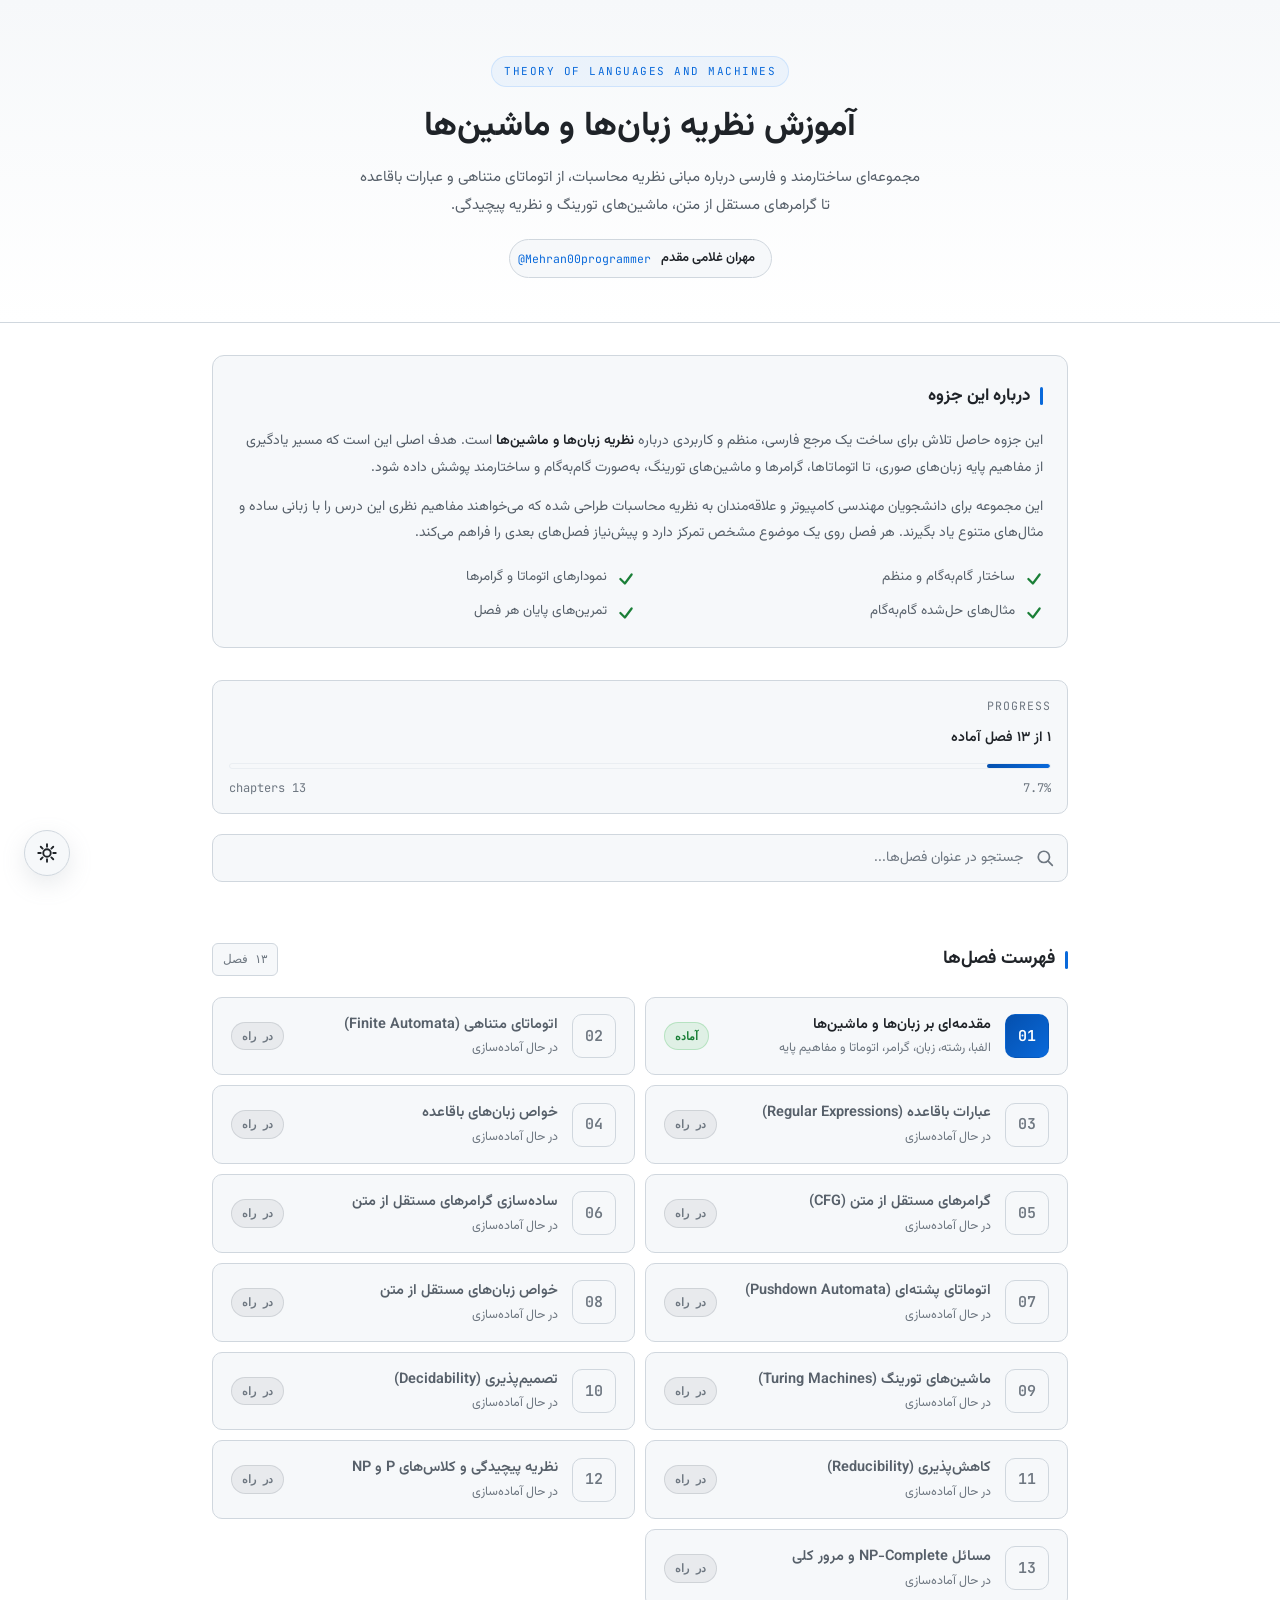
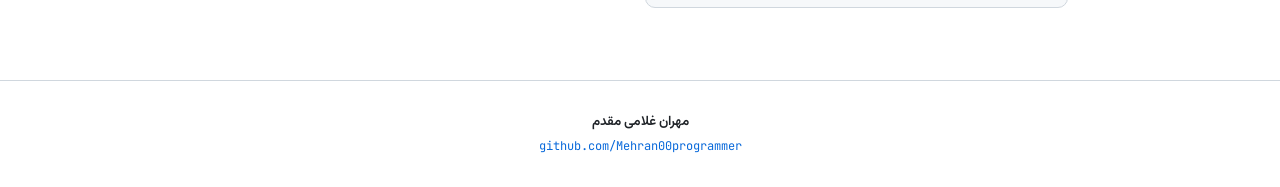
<file: index.html>
<!DOCTYPE html>
<html lang="fa" dir="rtl">
<head>
<meta charset="UTF-8">
<meta name="viewport" content="width=device-width, initial-scale=1.0, viewport-fit=cover">
<meta name="theme-color" content="#0d1117">
<meta name="description" content="آموزش نظریه زبان‌ها و ماشین‌ها — مجموعه آموزشی درباره اتوماتای متناهی، عبارات باقاعده، گرامرهای مستقل از متن، اتوماتای پشته‌ای، ماشین‌های تورینگ، تصمیم‌پذیری و نظریه پیچیدگی. نوشته مهران غلامی مقدم.">
<meta name="author" content="مهران غلامی مقدم">
<meta name="keywords" content="نظریه زبان‌ها, ماشین‌ها, اتوماتا, DFA, NFA, گرامر, PDA, Turing, محاسبات">
<meta property="og:title" content="آموزش نظریه زبان‌ها و ماشین‌ها">
<meta property="og:description" content="مجموعه آموزشی درباره اتوماتای متناهی، گرامرها، ماشین‌های تورینگ و نظریه محاسبات">
<meta property="og:type" content="website">
<meta property="og:locale" content="fa_IR">
<meta property="og:url" content="https://mehran00programmer.github.io/Theory-of-Languages-and-Machines/">
<title>آموزش نظریه زبان‌ها و ماشین‌ها — فهرست مطالب</title>
<link rel="icon" href="mehran-favicon.ico" sizes="any">
<link rel="canonical" href="https://mehran00programmer.github.io/Theory-of-Languages-and-Machines/">
<link rel="stylesheet" href="assets/style.css">
</head>
<body>

<header class="hero">
  <div class="page">
    <div class="hero-badge">Theory of Languages and Machines</div>
    <h1 class="hero-title">آموزش نظریه زبان‌ها و ماشین‌ها</h1>
    <p class="hero-desc">
      مجموعه‌ای ساختارمند و فارسی درباره مبانی نظریه محاسبات، از اتوماتای متناهی و عبارات باقاعده
      تا گرامرهای مستقل از متن، ماشین‌های تورینگ و نظریه پیچیدگی.
    </p>
    <div class="hero-author">
      <span class="hero-author-name">مهران غلامی مقدم</span>
      <a class="hero-author-link" href="https://github.com/Mehran00programmer" target="_blank" rel="noopener noreferrer">@Mehran00programmer</a>
    </div>
  </div>
</header>

<div class="page">

  <section class="about-section fade-in">
    <h2 class="about-section-title">درباره این جزوه</h2>
    <p>
      این جزوه حاصل تلاش برای ساخت یک مرجع فارسی، منظم و کاربردی درباره <strong>نظریه زبان‌ها و ماشین‌ها</strong> است.
      هدف اصلی این است که مسیر یادگیری از مفاهیم پایه زبان‌های صوری، تا اتوماتاها، گرامرها و
      ماشین‌های تورینگ، به‌صورت گام‌به‌گام و ساختارمند پوشش داده شود.
    </p>
    <p>
      این مجموعه برای دانشجویان مهندسی کامپیوتر و علاقه‌مندان به نظریه محاسبات طراحی شده که
      می‌خواهند مفاهیم نظری این درس را با زبانی ساده و مثال‌های متنوع یاد بگیرند. هر فصل روی یک
      موضوع مشخص تمرکز دارد و پیش‌نیاز فصل‌های بعدی را فراهم می‌کند.
    </p>
    <div class="about-features">
      <div class="about-feature">
        <svg class="about-feature-check" viewBox="0 0 16 16" fill="none" stroke="currentColor" stroke-width="2" stroke-linecap="round" stroke-linejoin="round"><polyline points="3 8 7 12 13 4"/></svg>
        <span>ساختار گام‌به‌گام و منظم</span>
      </div>
      <div class="about-feature">
        <svg class="about-feature-check" viewBox="0 0 16 16" fill="none" stroke="currentColor" stroke-width="2" stroke-linecap="round" stroke-linejoin="round"><polyline points="3 8 7 12 13 4"/></svg>
        <span>نمودارهای اتوماتا و گرامرها</span>
      </div>
      <div class="about-feature">
        <svg class="about-feature-check" viewBox="0 0 16 16" fill="none" stroke="currentColor" stroke-width="2" stroke-linecap="round" stroke-linejoin="round"><polyline points="3 8 7 12 13 4"/></svg>
        <span>مثال‌های حل‌شده گام‌به‌گام</span>
      </div>
      <div class="about-feature">
        <svg class="about-feature-check" viewBox="0 0 16 16" fill="none" stroke="currentColor" stroke-width="2" stroke-linecap="round" stroke-linejoin="round"><polyline points="3 8 7 12 13 4"/></svg>
        <span>تمرین‌های پایان هر فصل</span>
      </div>
    </div>
  </section>

  <div class="meta-row fade-in" style="grid-template-columns: 1fr;">
    <div class="meta-box">
      <span class="meta-box-label">Progress</span>
      <span class="meta-box-value">۱ از ۱۳ فصل آماده</span>
      <div class="overall-progress-track">
        <div class="overall-progress-fill" style="width: 7.7%;"></div>
      </div>
      <div class="overall-progress-text">
        <span>7.7%</span>
        <span>13 chapters</span>
      </div>
    </div>
  </div>

  <div class="search-wrap fade-in">
    <svg class="search-icon" viewBox="0 0 16 16" fill="none" stroke="currentColor" stroke-width="1.5" stroke-linecap="round" stroke-linejoin="round">
      <circle cx="7" cy="7" r="5"/>
      <path d="M11 11l3.5 3.5"/>
    </svg>
    <input type="text" class="search-input" placeholder="جستجو در عنوان فصل‌ها..." aria-label="جستجو در فصل‌ها">
  </div>

  <section class="parts-list">
    <div class="parts-list-header">
      <h2 class="parts-list-title">فهرست فصل‌ها</h2>
      <span class="parts-list-count">۱۳ فصل</span>
    </div>

    <div class="parts-grid">

      <a class="part-card ready fade-in" href="part-01.html">
        <div class="part-card-num">01</div>
        <div class="part-card-body">
          <div class="part-card-title">مقدمه‌ای بر زبان‌ها و ماشین‌ها</div>
          <div class="part-card-desc">الفبا، رشته، زبان، گرامر، اتوماتا و مفاهیم پایه</div>
        </div>
        <div class="part-card-status">آماده</div>
      </a>

      <div class="part-card locked fade-in">
        <div class="part-card-num">02</div>
        <div class="part-card-body">
          <div class="part-card-title">اتوماتای متناهی (Finite Automata)</div>
          <div class="part-card-desc">در حال آماده‌سازی</div>
        </div>
        <div class="part-card-status">در راه</div>
      </div>

      <div class="part-card locked fade-in">
        <div class="part-card-num">03</div>
        <div class="part-card-body">
          <div class="part-card-title">عبارات باقاعده (Regular Expressions)</div>
          <div class="part-card-desc">در حال آماده‌سازی</div>
        </div>
        <div class="part-card-status">در راه</div>
      </div>

      <div class="part-card locked fade-in">
        <div class="part-card-num">04</div>
        <div class="part-card-body">
          <div class="part-card-title">خواص زبان‌های باقاعده</div>
          <div class="part-card-desc">در حال آماده‌سازی</div>
        </div>
        <div class="part-card-status">در راه</div>
      </div>

      <div class="part-card locked fade-in">
        <div class="part-card-num">05</div>
        <div class="part-card-body">
          <div class="part-card-title">گرامرهای مستقل از متن (CFG)</div>
          <div class="part-card-desc">در حال آماده‌سازی</div>
        </div>
        <div class="part-card-status">در راه</div>
      </div>

      <div class="part-card locked fade-in">
        <div class="part-card-num">06</div>
        <div class="part-card-body">
          <div class="part-card-title">ساده‌سازی گرامرهای مستقل از متن</div>
          <div class="part-card-desc">در حال آماده‌سازی</div>
        </div>
        <div class="part-card-status">در راه</div>
      </div>

      <div class="part-card locked fade-in">
        <div class="part-card-num">07</div>
        <div class="part-card-body">
          <div class="part-card-title">اتوماتای پشته‌ای (Pushdown Automata)</div>
          <div class="part-card-desc">در حال آماده‌سازی</div>
        </div>
        <div class="part-card-status">در راه</div>
      </div>

      <div class="part-card locked fade-in">
        <div class="part-card-num">08</div>
        <div class="part-card-body">
          <div class="part-card-title">خواص زبان‌های مستقل از متن</div>
          <div class="part-card-desc">در حال آماده‌سازی</div>
        </div>
        <div class="part-card-status">در راه</div>
      </div>

      <div class="part-card locked fade-in">
        <div class="part-card-num">09</div>
        <div class="part-card-body">
          <div class="part-card-title">ماشین‌های تورینگ (Turing Machines)</div>
          <div class="part-card-desc">در حال آماده‌سازی</div>
        </div>
        <div class="part-card-status">در راه</div>
      </div>

      <div class="part-card locked fade-in">
        <div class="part-card-num">10</div>
        <div class="part-card-body">
          <div class="part-card-title">تصمیم‌پذیری (Decidability)</div>
          <div class="part-card-desc">در حال آماده‌سازی</div>
        </div>
        <div class="part-card-status">در راه</div>
      </div>

      <div class="part-card locked fade-in">
        <div class="part-card-num">11</div>
        <div class="part-card-body">
          <div class="part-card-title">کاهش‌پذیری (Reducibility)</div>
          <div class="part-card-desc">در حال آماده‌سازی</div>
        </div>
        <div class="part-card-status">در راه</div>
      </div>

      <div class="part-card locked fade-in">
        <div class="part-card-num">12</div>
        <div class="part-card-body">
          <div class="part-card-title">نظریه پیچیدگی و کلاس‌های P و NP</div>
          <div class="part-card-desc">در حال آماده‌سازی</div>
        </div>
        <div class="part-card-status">در راه</div>
      </div>

      <div class="part-card locked fade-in">
        <div class="part-card-num">13</div>
        <div class="part-card-body">
          <div class="part-card-title">مسائل NP-Complete و مرور کلی</div>
          <div class="part-card-desc">در حال آماده‌سازی</div>
        </div>
        <div class="part-card-status">در راه</div>
      </div>

    </div>

    <div class="search-empty">
      هیچ فصلی با این عنوان پیدا نشد.
    </div>
  </section>
</div>

<footer class="doc-footer">
  <div class="footer-name">مهران غلامی مقدم</div>
  <div>
    <a class="footer-link" href="https://github.com/Mehran00programmer" target="_blank" rel="noopener noreferrer">github.com/Mehran00programmer</a>
  </div>
</footer>

<button class="back-to-top" type="button" aria-label="بازگشت به بالا">
  <svg viewBox="0 0 16 16" fill="none" stroke="currentColor" stroke-width="2" stroke-linecap="round" stroke-linejoin="round">
    <path d="M8 13V3"/>
    <polyline points="3 8 8 3 13 8"/>
  </svg>
</button>

<button class="theme-toggle" type="button" aria-label="تغییر تم">
  <svg class="icon-moon" viewBox="0 0 16 16" fill="none" stroke="currentColor" stroke-width="1.5" stroke-linecap="round" stroke-linejoin="round">
    <path d="M14 9.5A6 6 0 0 1 6.5 2 6 6 0 1 0 14 9.5z"/>
  </svg>
  <svg class="icon-sun" viewBox="0 0 16 16" fill="none" stroke="currentColor" stroke-width="1.5" stroke-linecap="round" stroke-linejoin="round">
    <circle cx="8" cy="8" r="3"/>
    <path d="M8 1v2M8 13v2M1 8h2M13 8h2M3 3l1.5 1.5M11.5 11.5L13 13M13 3l-1.5 1.5M4.5 11.5L3 13"/>
  </svg>
</button>

<script src="assets/app.js"></script>

</body>
</html>
</file>
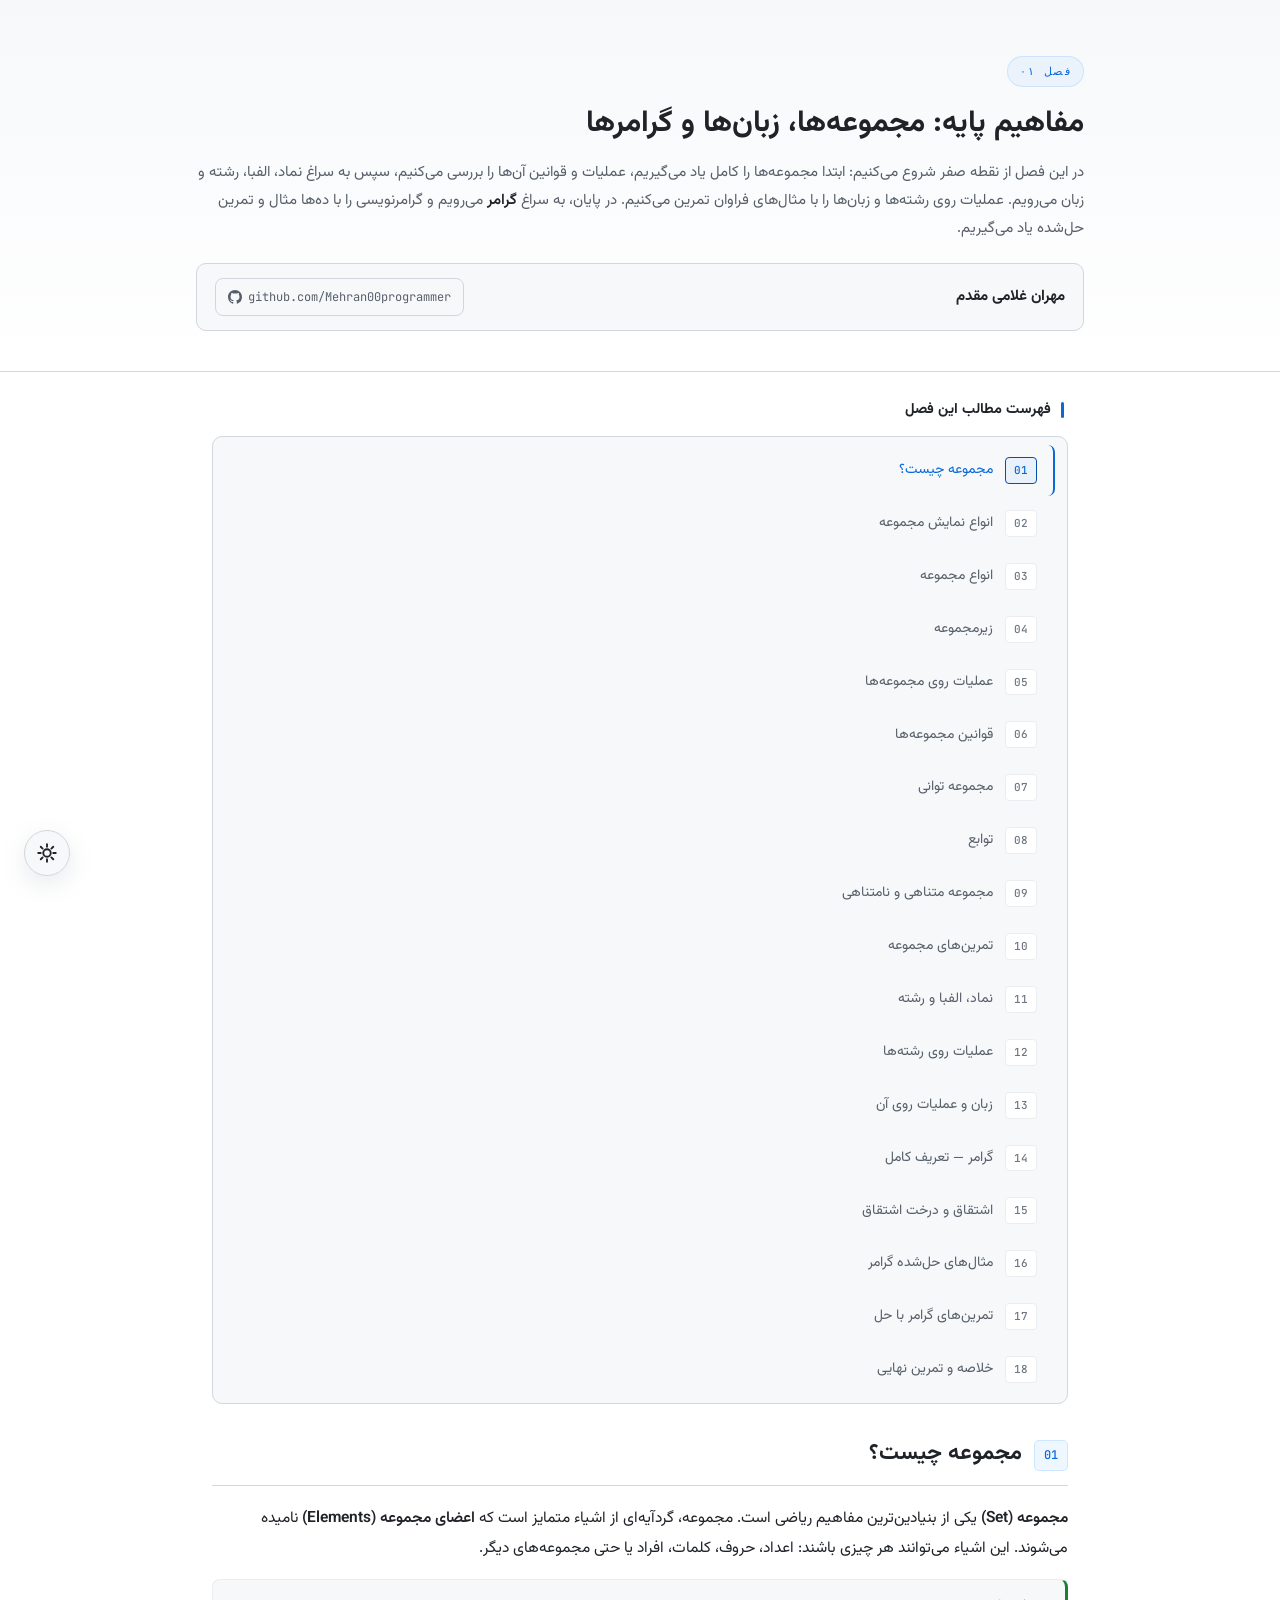
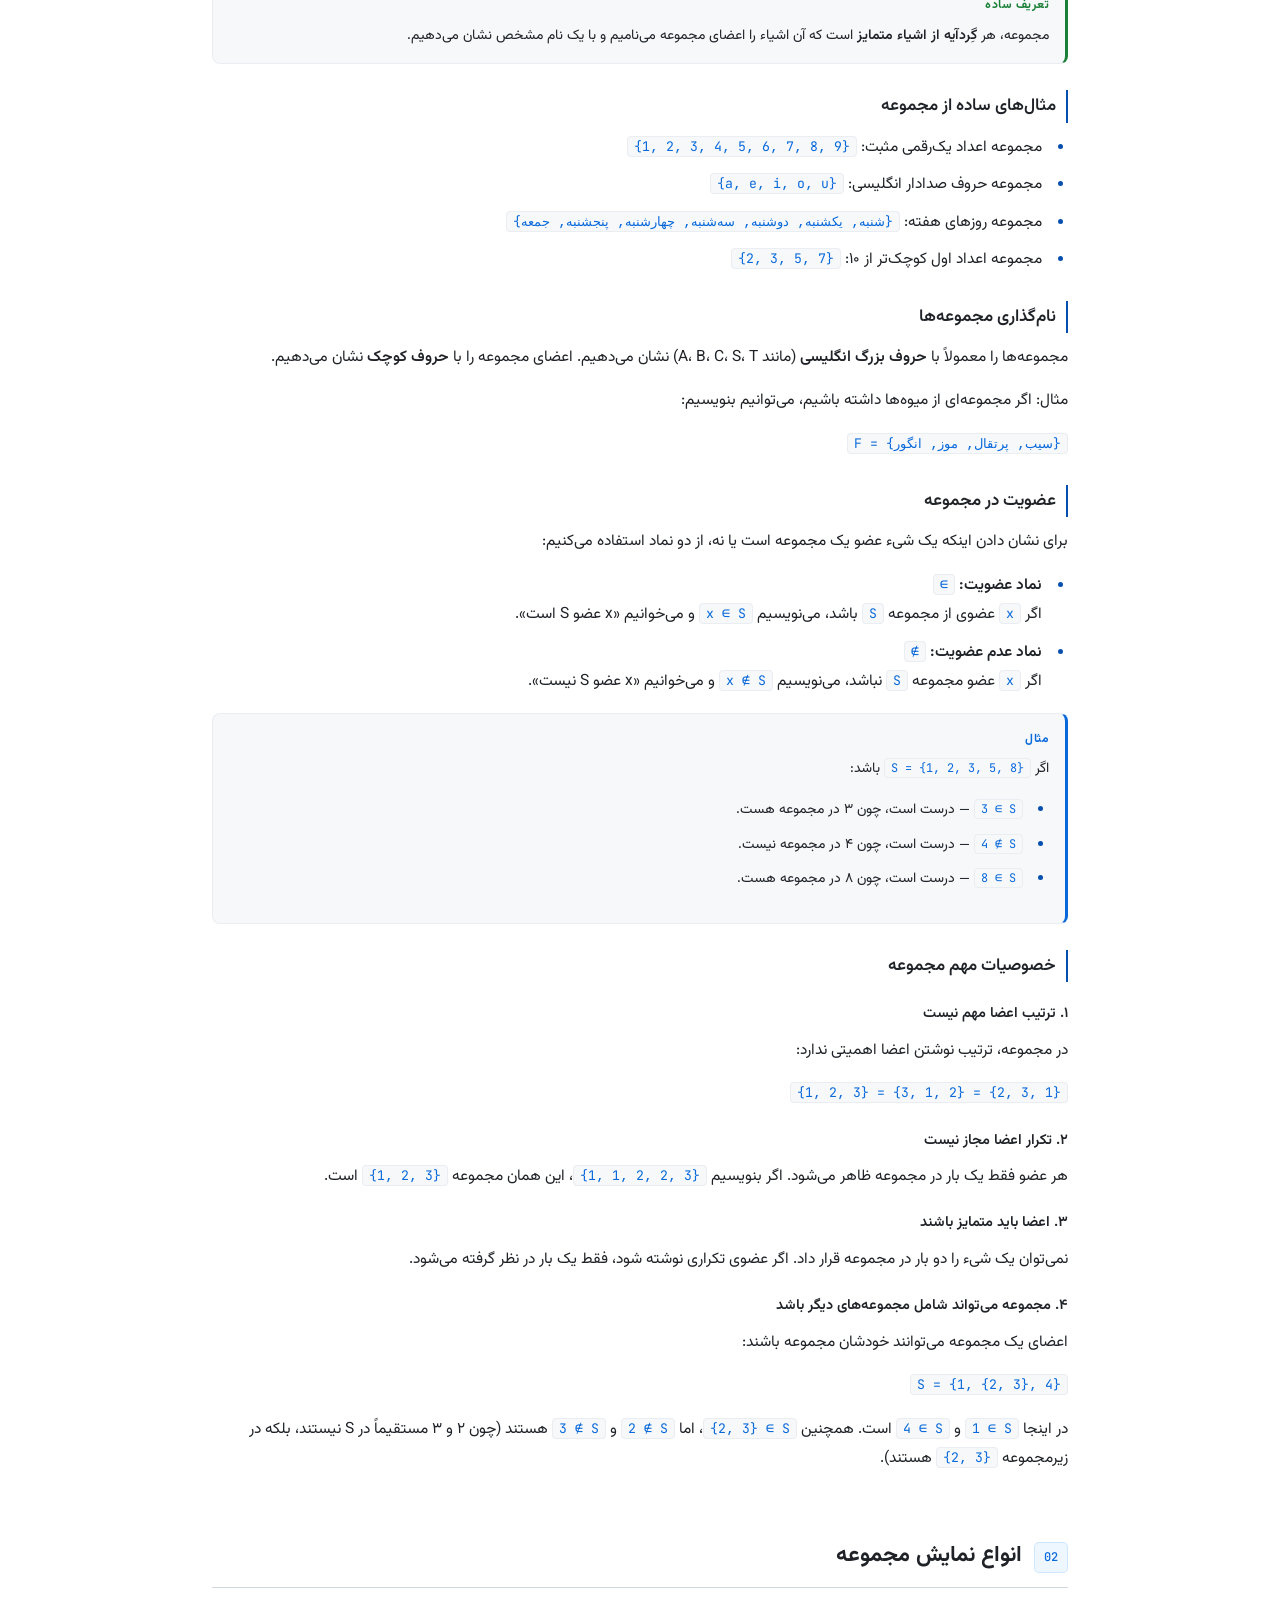
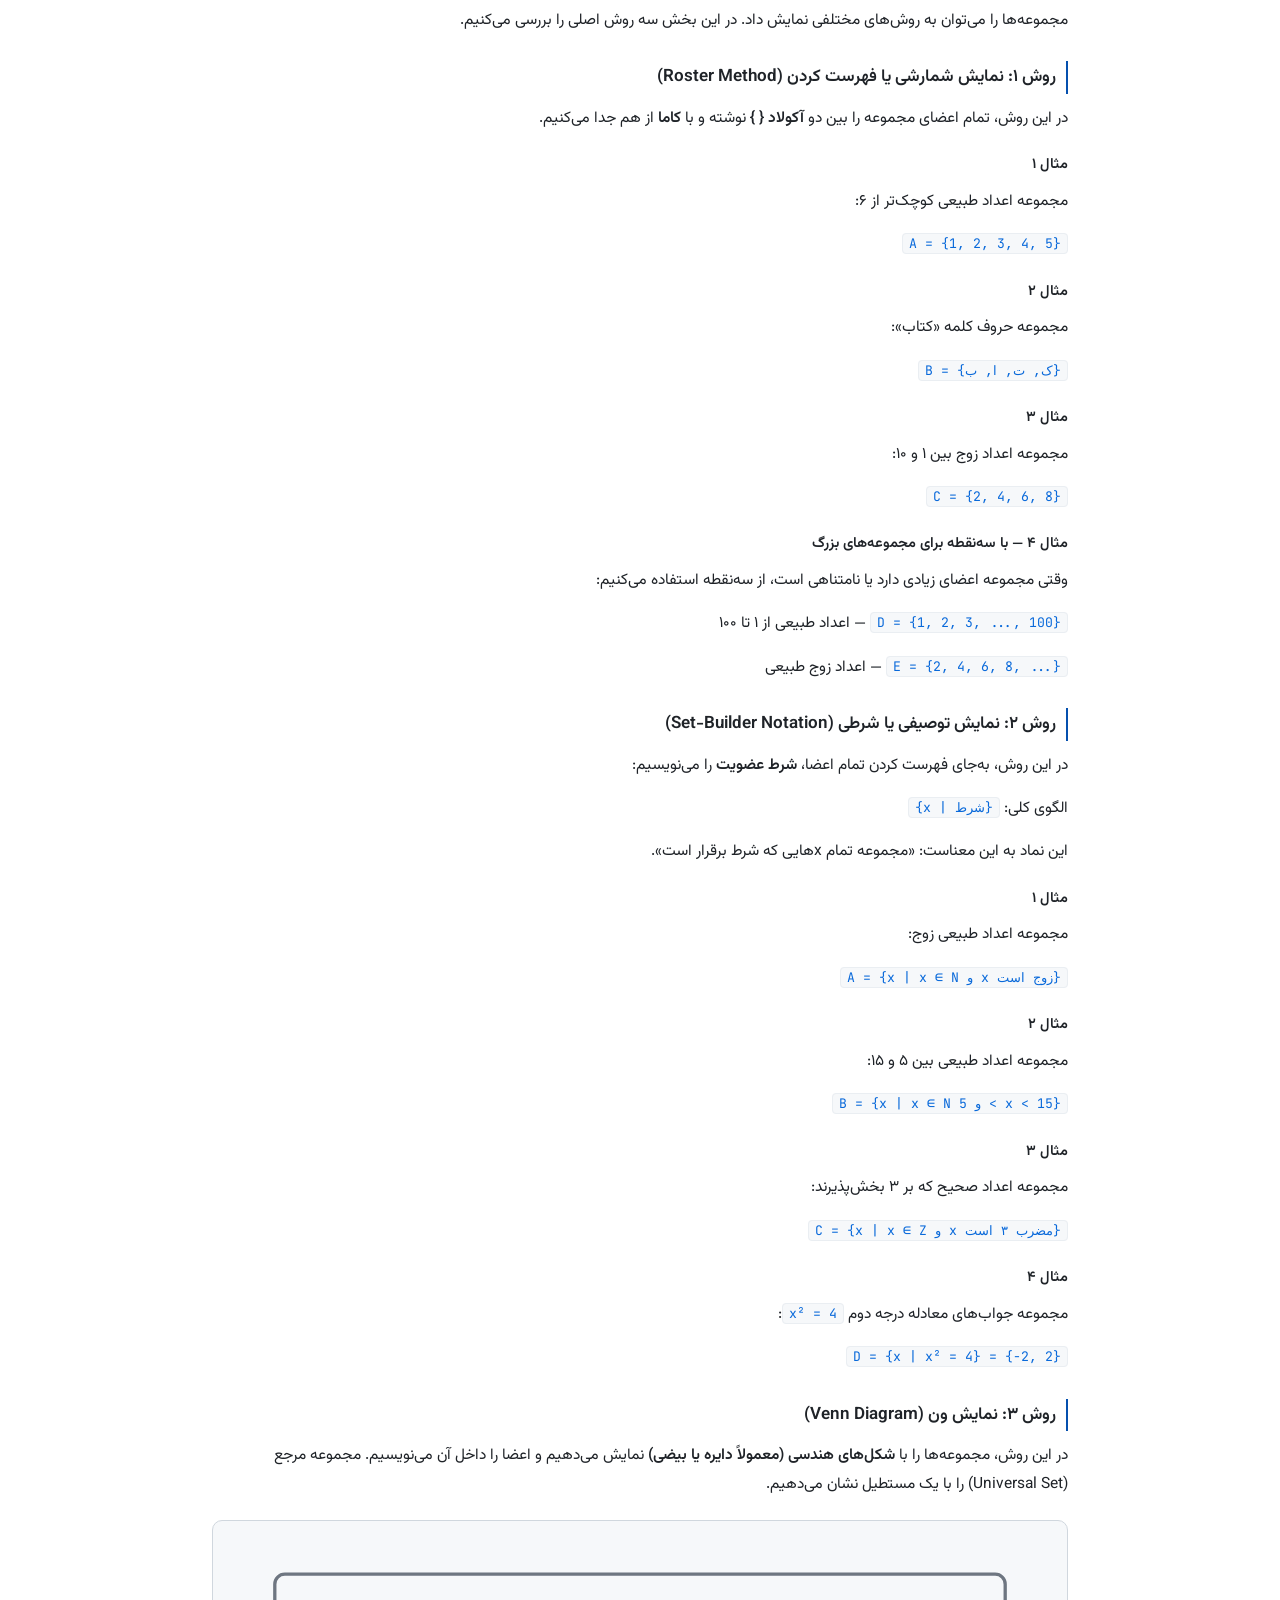
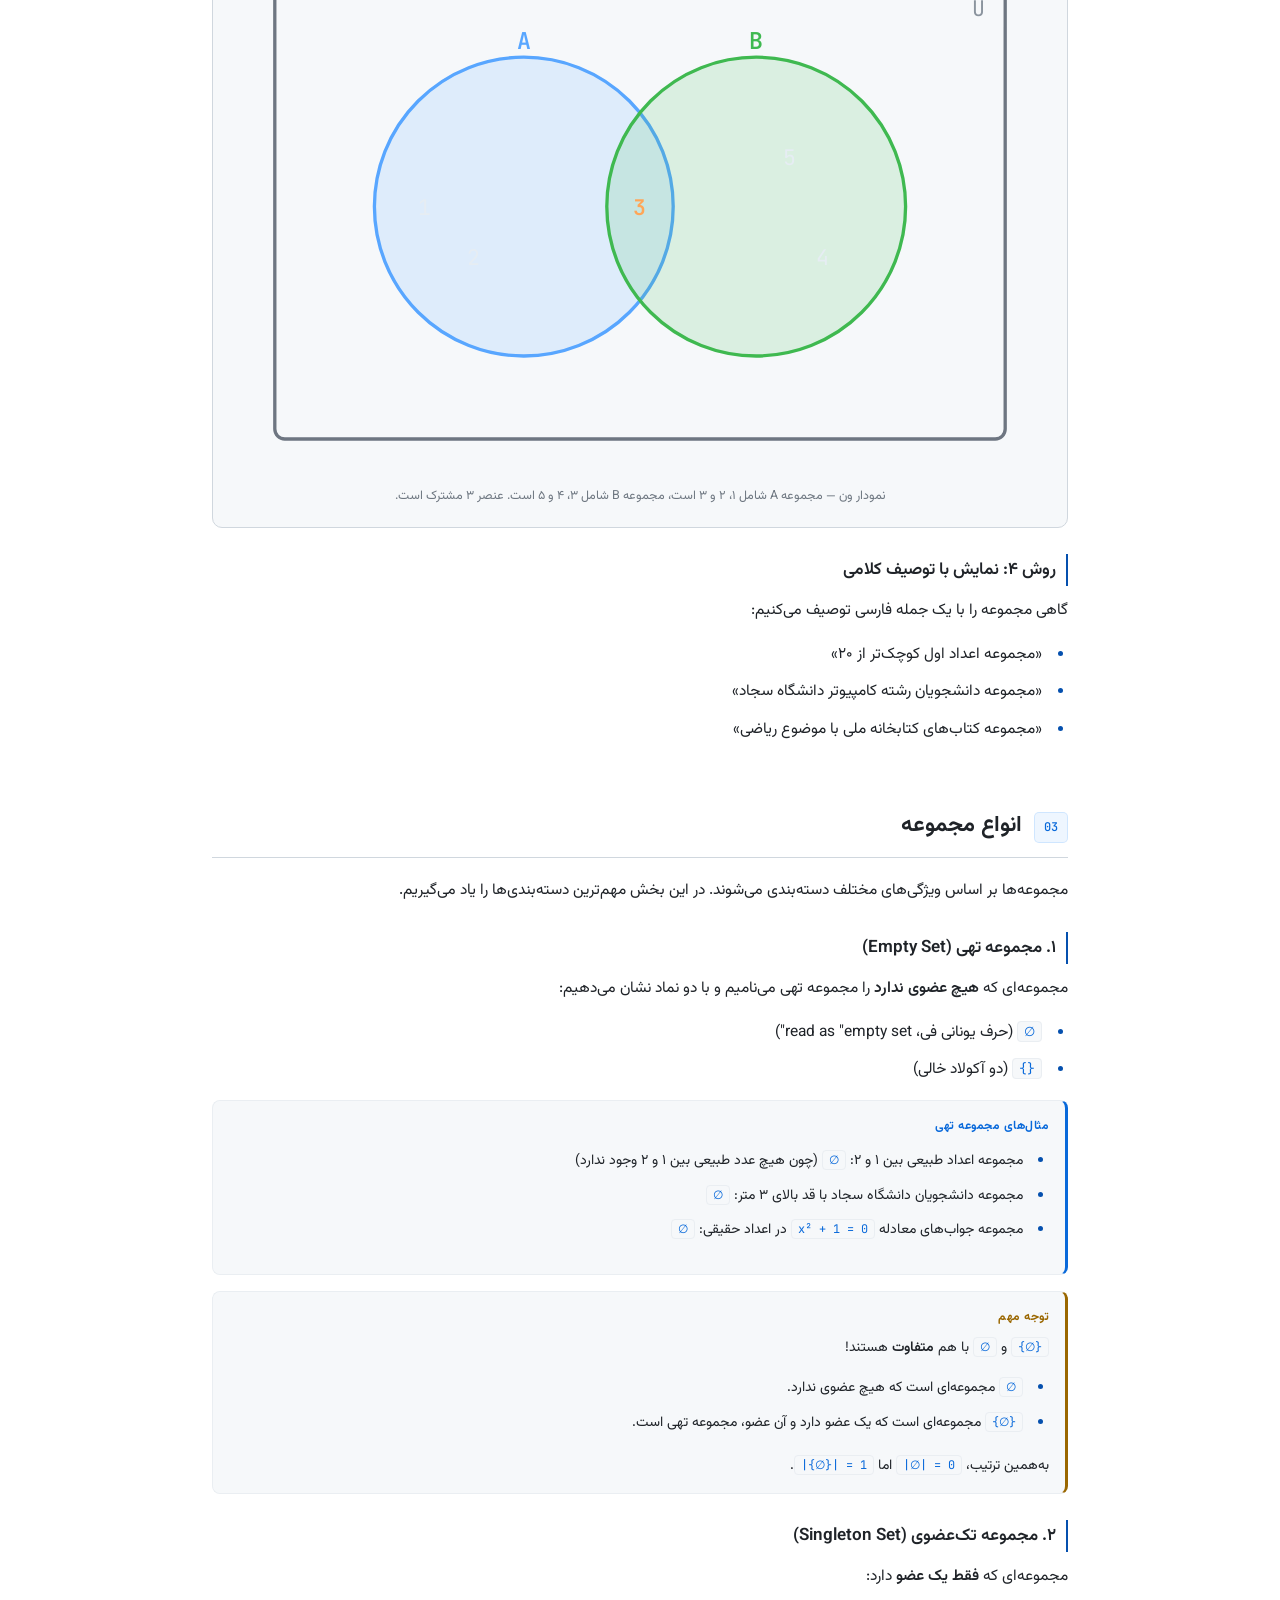
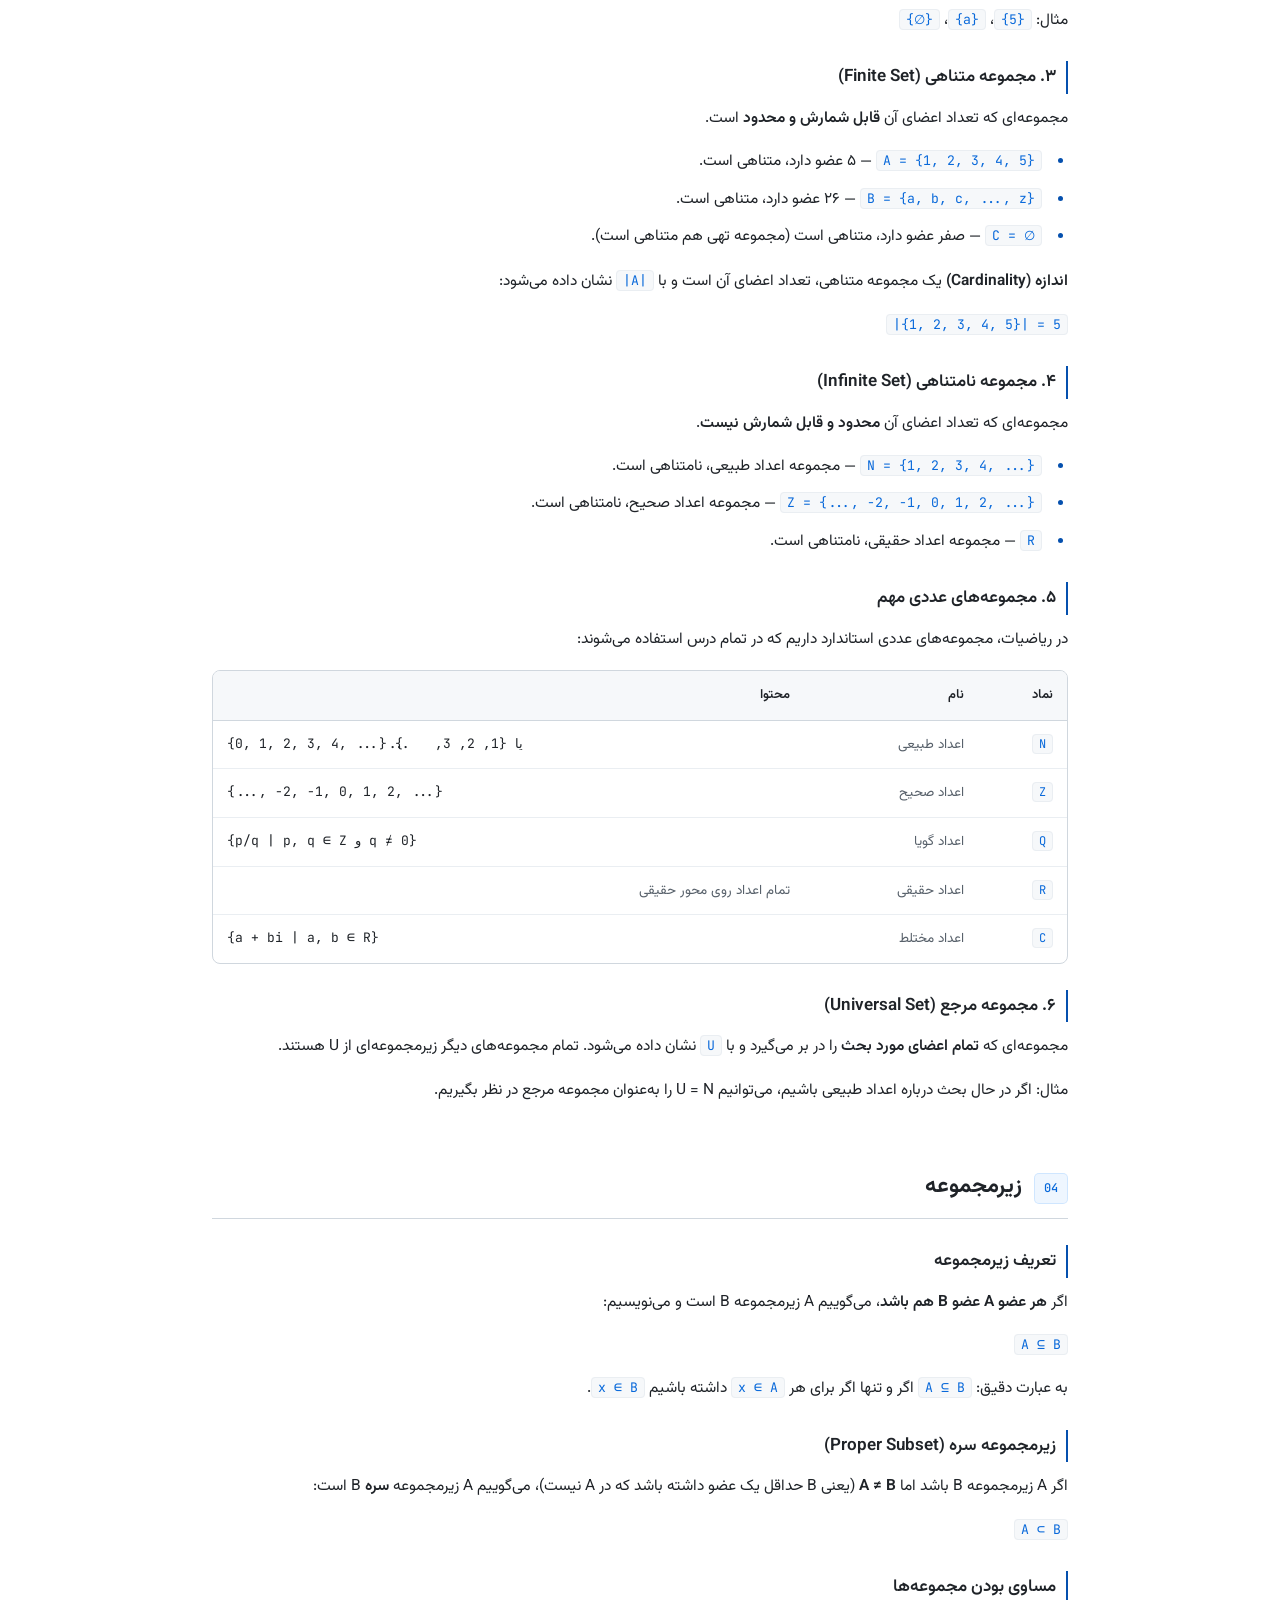
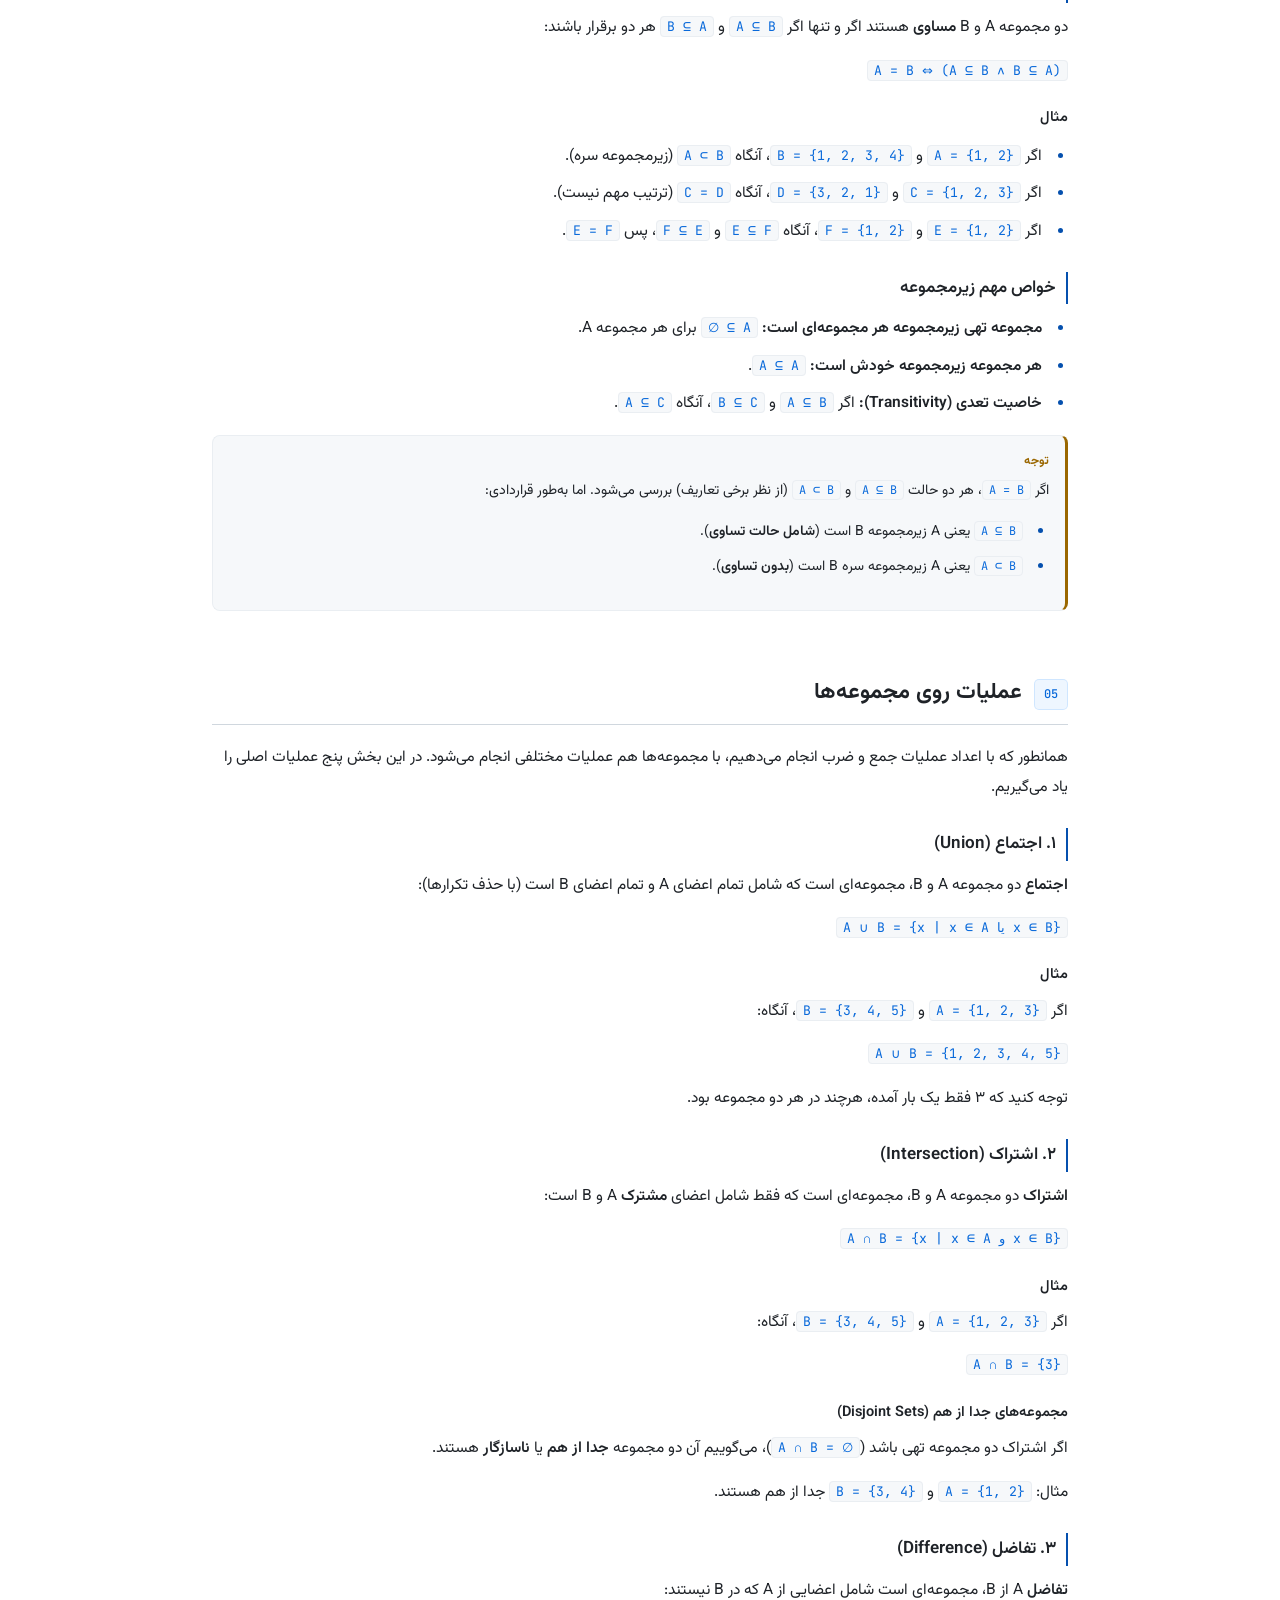
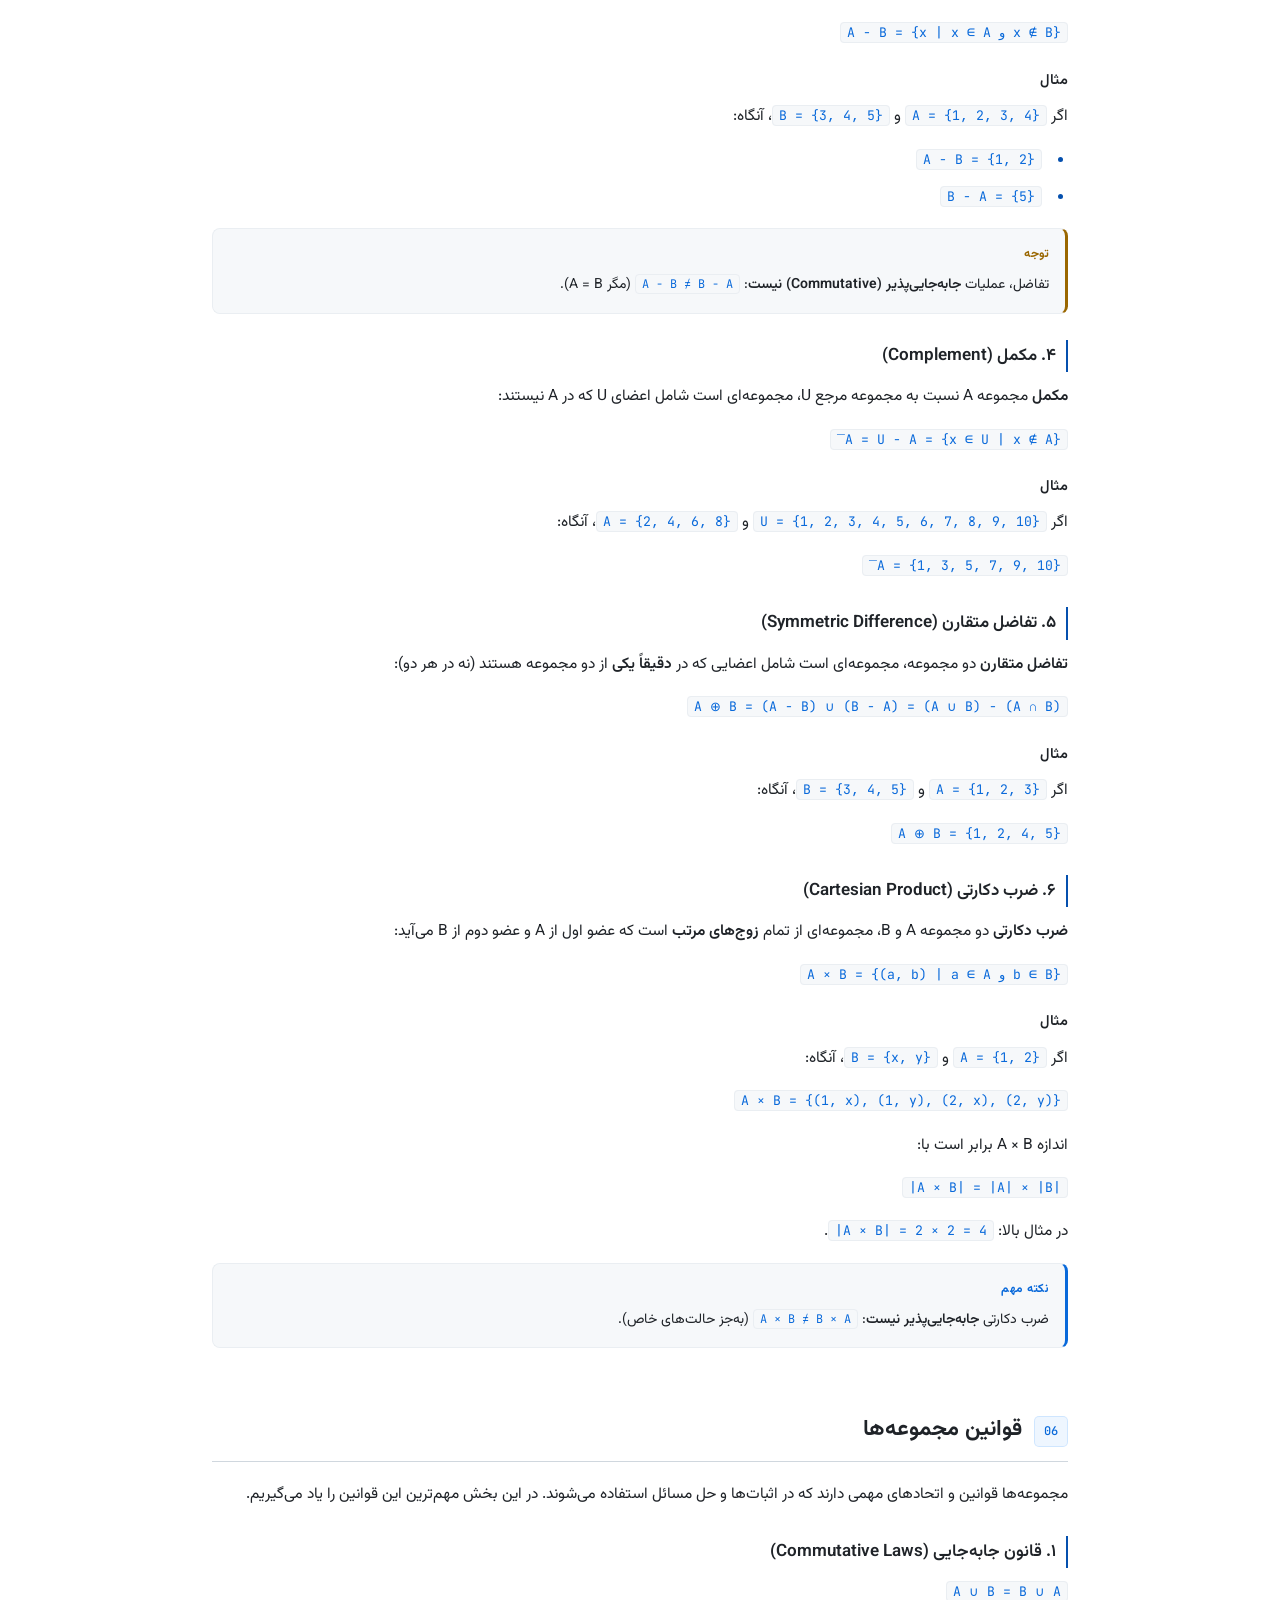
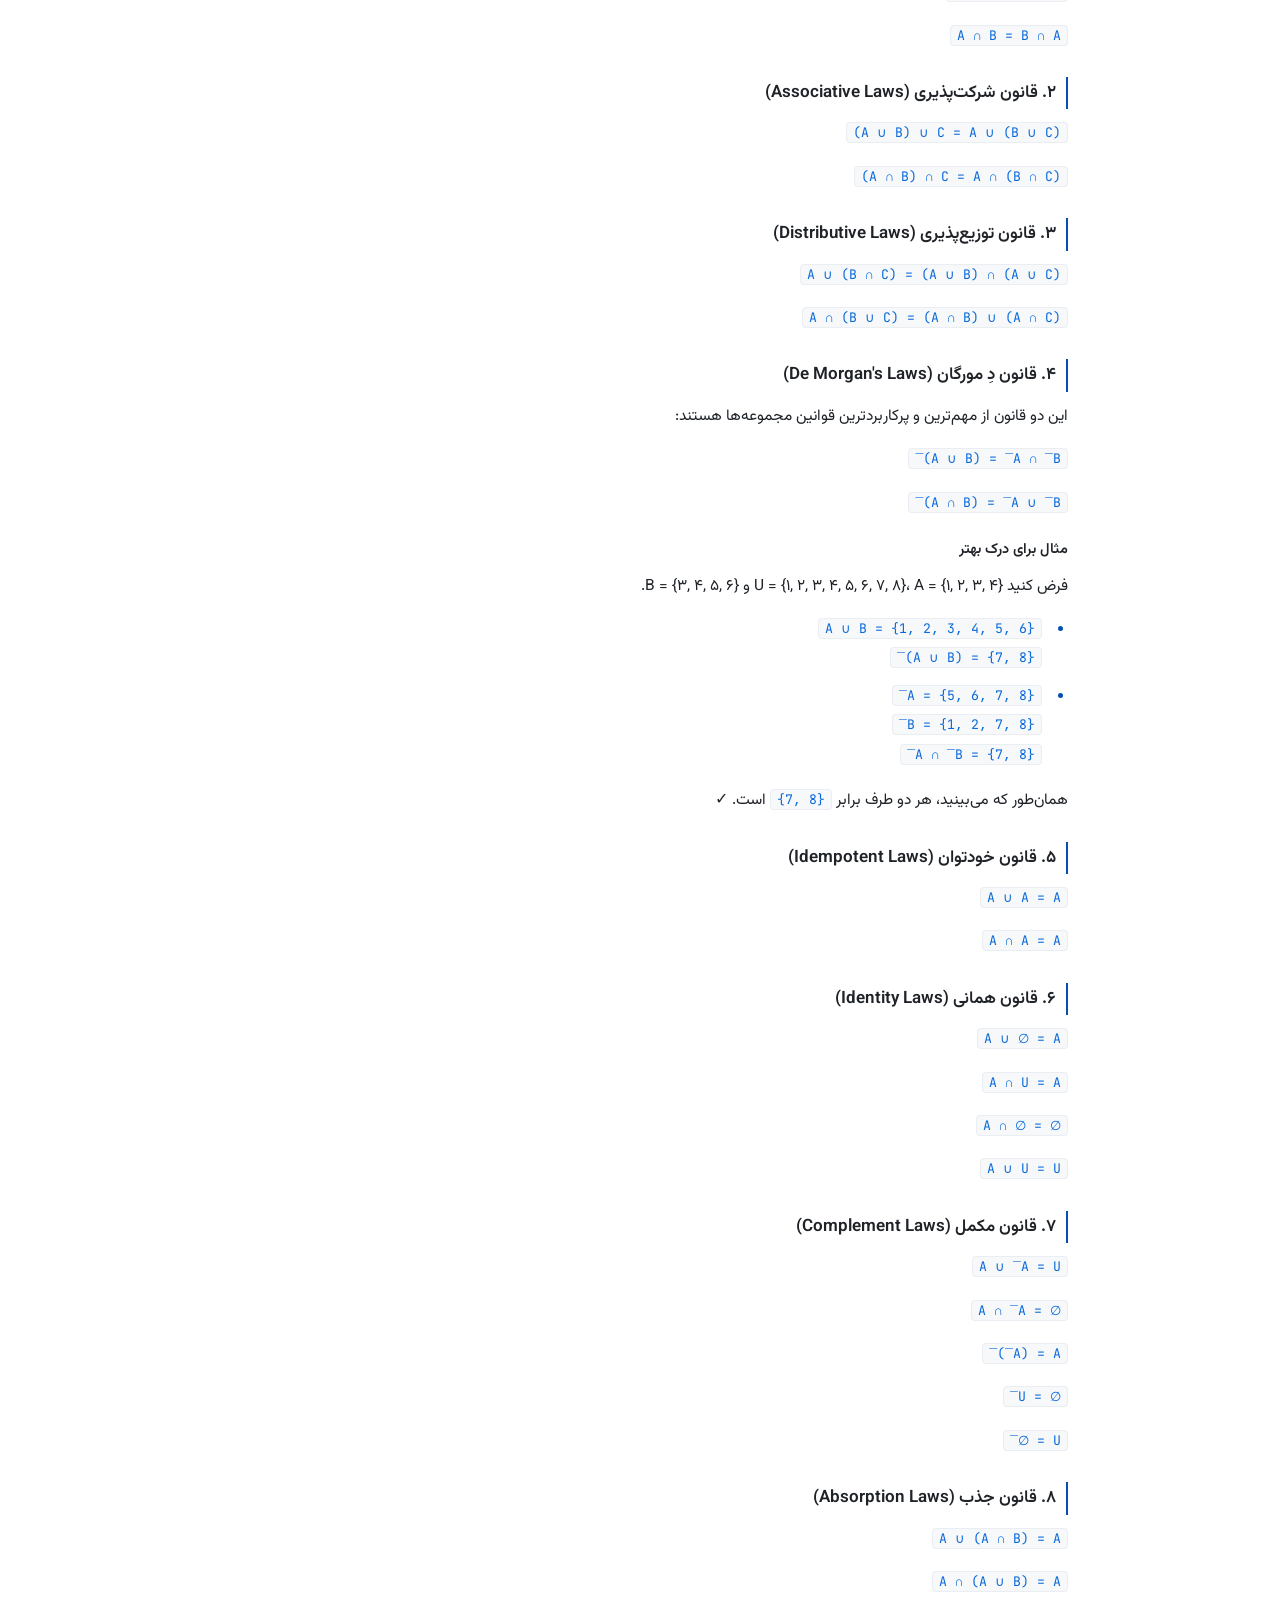
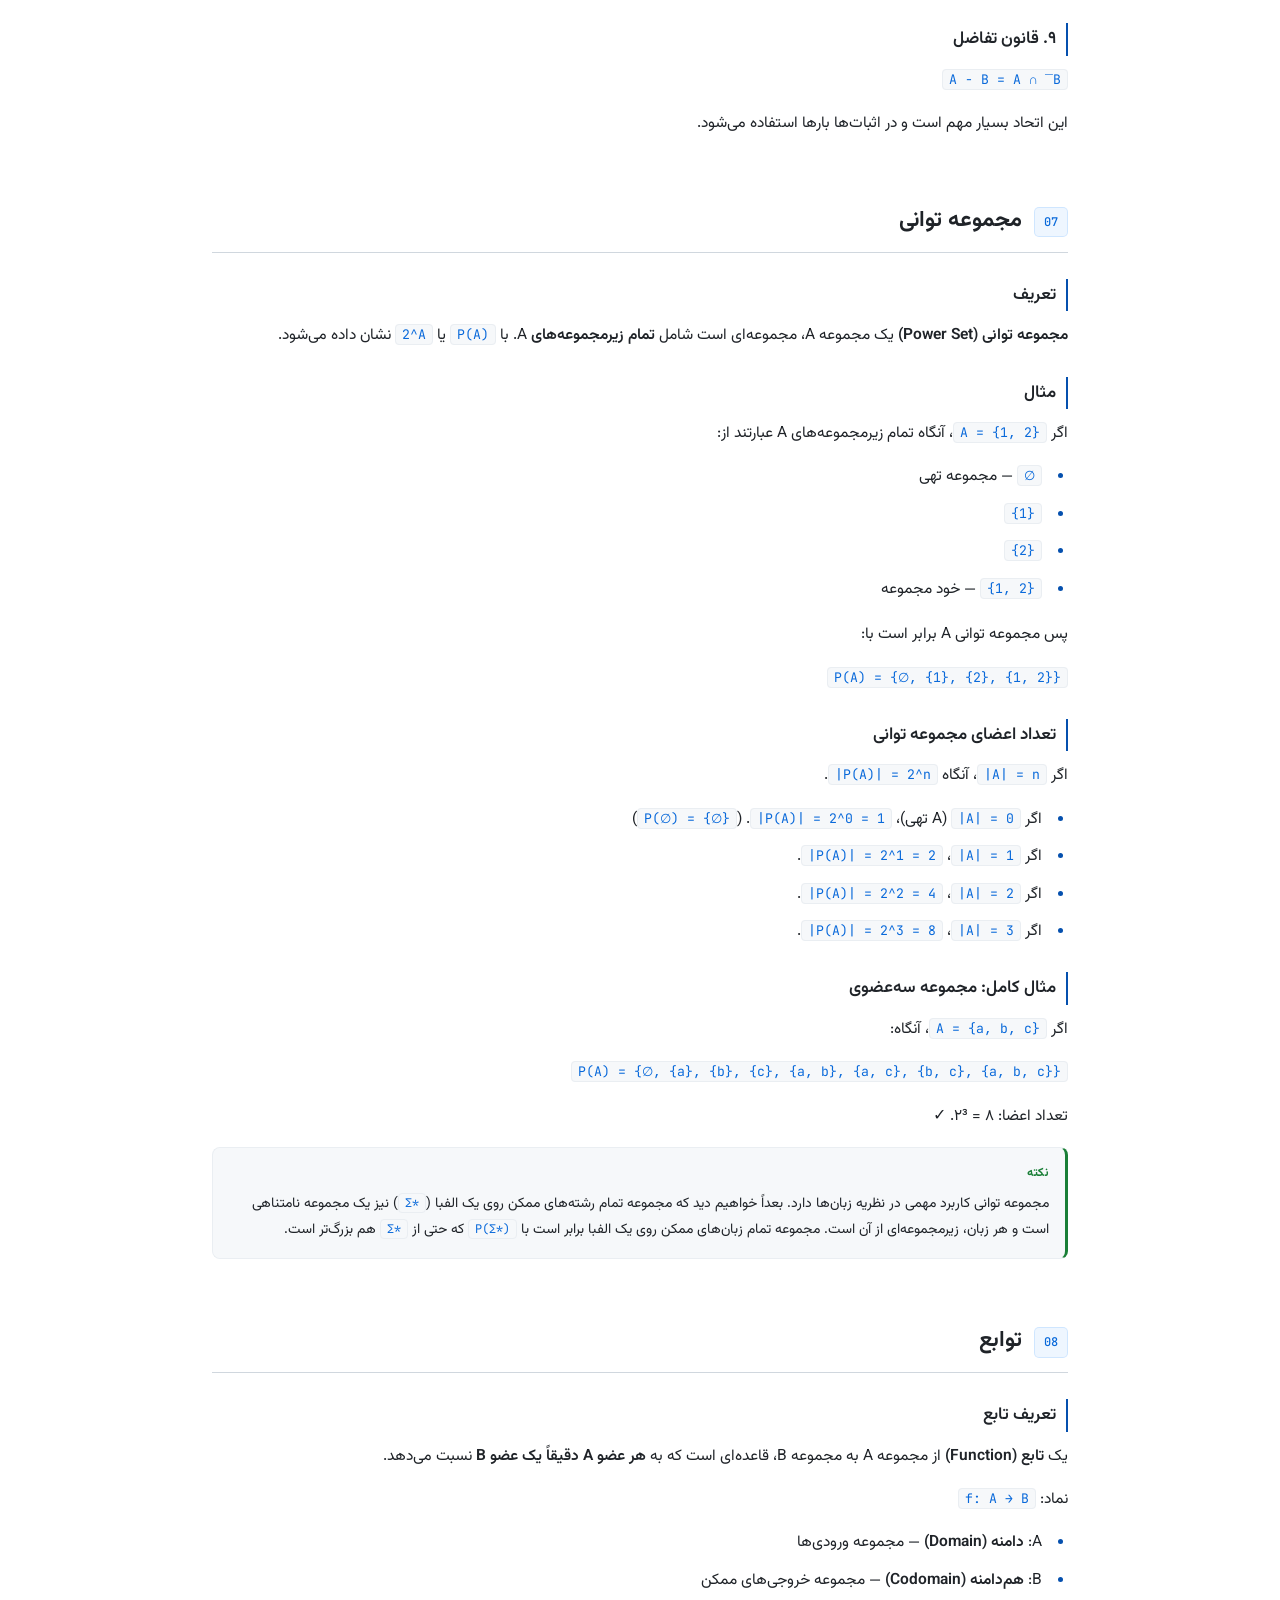
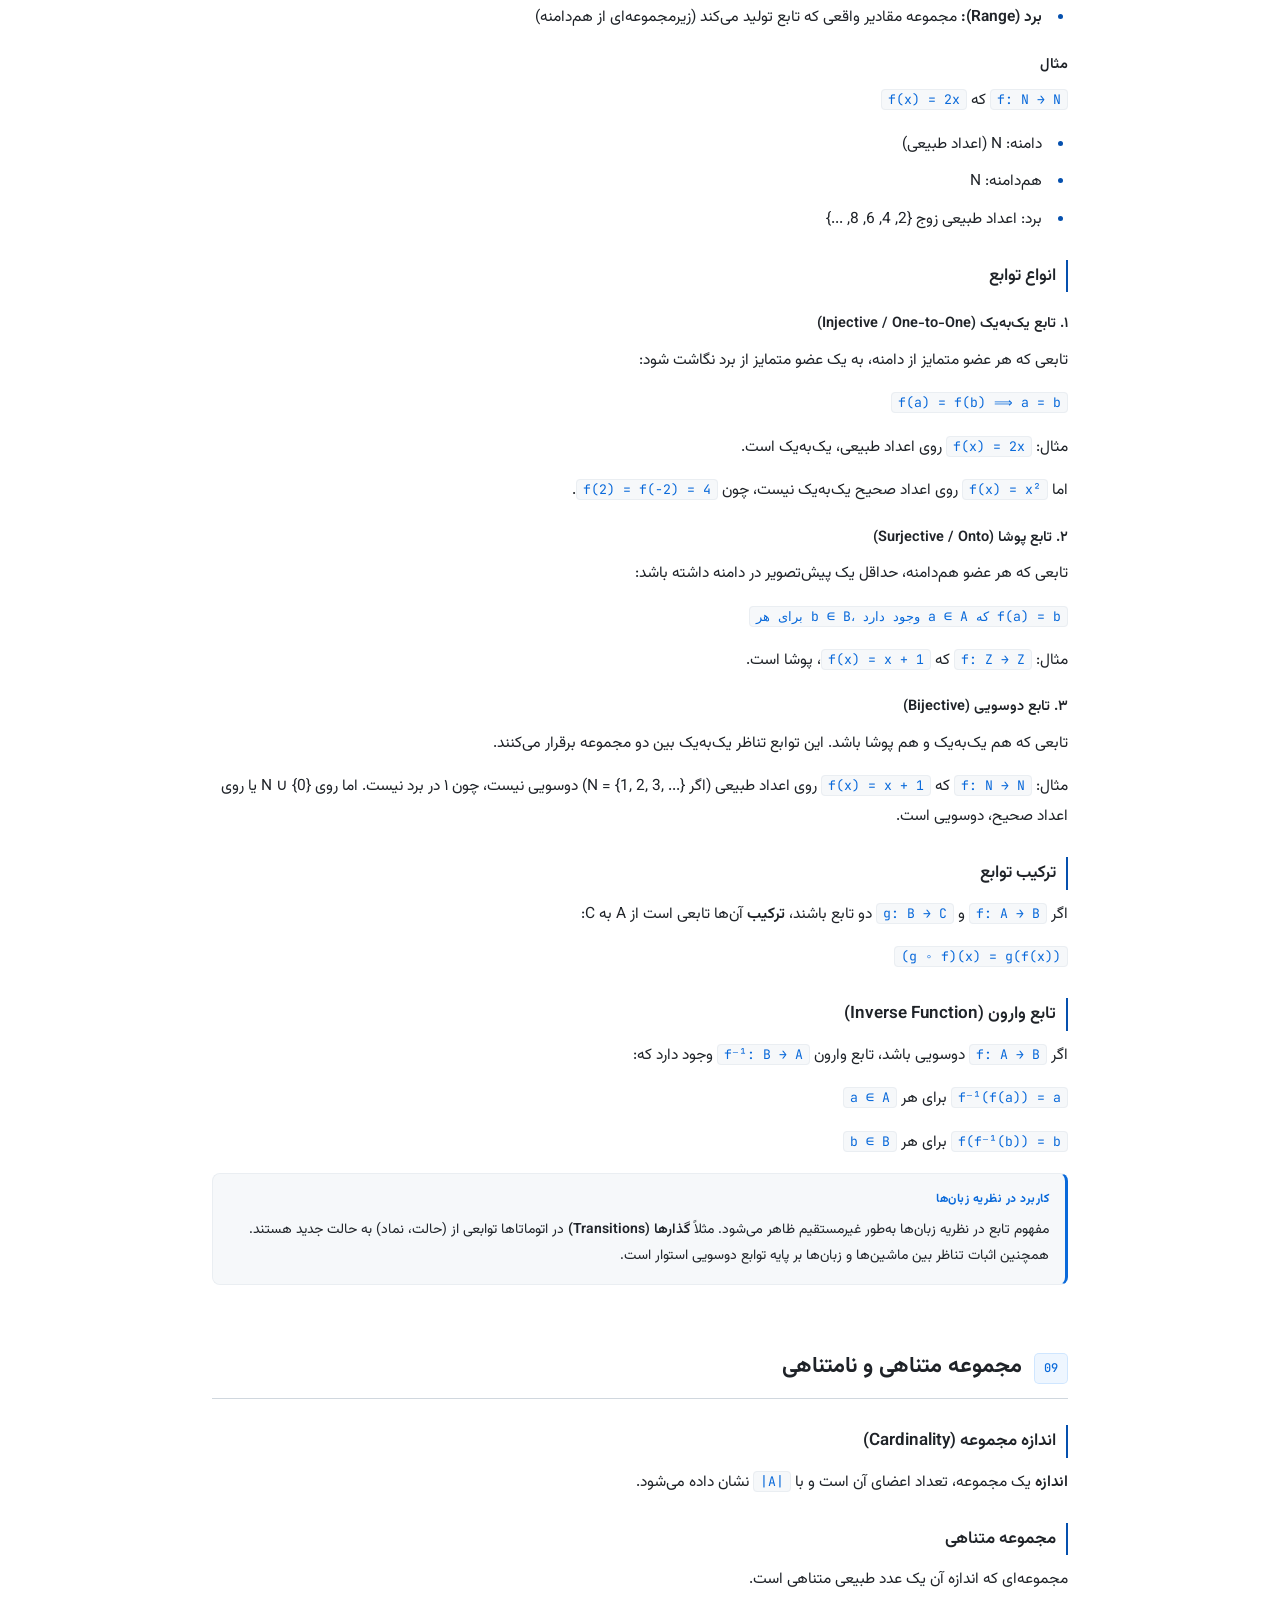
<file: part-01.html>
<!DOCTYPE html>
<html lang="fa" dir="rtl">
<head>
<meta charset="UTF-8">
<meta name="viewport" content="width=device-width, initial-scale=1.0, viewport-fit=cover">
<meta name="theme-color" content="#0d1117">
<meta name="description" content="فصل اول نظریه زبان‌ها و ماشین‌ها — مجموعه‌ها، عملیات مجموعه‌ای، قوانین، زیرمجموعه، توابع، متناهی و نامتناهی، نماد، الفبا، رشته، زبان، عملیات روی رشته، عملیات روی زبان، و گرامر با مثال‌ها و تمرین‌های حل‌شده.">
<meta name="author" content="مهران غلامی مقدم">
<title>فصل ۰۱ — مفاهیم پایه: مجموعه‌ها، زبان‌ها و گرامرها</title>
<link rel="icon" href="mehran-favicon.ico" sizes="any">
<link rel="canonical" href="https://mehran00programmer.github.io/Theory-of-Languages-and-Machines/part-01.html">
<link rel="stylesheet" href="assets/style.css">
</head>
<body>

<div class="reading-progress">
  <div class="reading-progress-bar"></div>
</div>

<header class="doc-header">
  <div class="page">
    <div class="hero-badge" style="display:inline-block;font-family:var(--mono);font-size:11px;color:var(--accent);letter-spacing:1.5px;background:rgba(88,166,255,0.08);border:1px solid rgba(88,166,255,0.2);padding:4px 12px;border-radius:20px;margin-bottom:14px;">فصل ۰۱</div>
    <h1 class="doc-title">مفاهیم پایه: مجموعه‌ها، زبان‌ها و گرامرها</h1>
    <p class="doc-subtitle">
      در این فصل از نقطه صفر شروع می‌کنیم: ابتدا مجموعه‌ها را کامل یاد می‌گیریم، عملیات و
      قوانین آن‌ها را بررسی می‌کنیم، سپس به سراغ نماد، الفبا، رشته و زبان می‌رویم. عملیات
      روی رشته‌ها و زبان‌ها را با مثال‌های فراوان تمرین می‌کنیم. در پایان، به سراغ
      <strong>گرامر</strong> می‌رویم و گرامرنویسی را با ده‌ها مثال و تمرین حل‌شده یاد می‌گیریم.
    </p>

    <div class="author-card">
      <div class="author-name">مهران غلامی مقدم</div>
      <a class="author-link" href="https://github.com/Mehran00programmer" target="_blank" rel="noopener noreferrer" aria-label="گیت‌هاب مهران غلامی مقدم">
        <svg viewBox="0 0 16 16" fill="currentColor" aria-hidden="true">
          <path d="M8 0C3.58 0 0 3.58 0 8c0 3.54 2.29 6.53 5.47 7.59.4.07.55-.17.55-.38 0-.19-.01-.82-.01-1.49-2.01.37-2.53-.49-2.69-.94-.09-.23-.48-.94-.82-1.13-.28-.15-.68-.52-.01-.53.63-.01 1.08.58 1.23.82.72 1.21 1.87.87 2.33.66.07-.52.28-.87.51-1.07-1.78-.2-3.64-.89-3.64-3.95 0-.87.31-1.59.82-2.15-.08-.2-.36-1.02.08-2.12 0 0 .67-.21 2.2.82.64-.18 1.32-.27 2-.27.68 0 1.36.09 2 .27 1.53-1.04 2.2-.82 2.2-.82.44 1.1.16 1.92.08 2.12.51.56.82 1.27.82 2.15 0 3.07-1.87 3.75-3.65 3.95.29.25.54.73.54 1.48 0 1.07-.01 1.93-.01 2.2 0 .21.15.46.55.38A8.012 8.012 0 0 0 16 8c0-4.42-3.58-8-8-8z"/>
        </svg>
        github.com/Mehran00programmer
      </a>
    </div>
  </div>
</header>

<div class="page">

  <aside class="toc-wrap fade-in">
    <div class="toc-header">فهرست مطالب این فصل</div>
    <ul class="toc-list">
      <li><a class="toc-link" href="#s1"><span class="num">01</span><span>مجموعه چیست؟</span></a></li>
      <li><a class="toc-link" href="#s2"><span class="num">02</span><span>انواع نمایش مجموعه</span></a></li>
      <li><a class="toc-link" href="#s3"><span class="num">03</span><span>انواع مجموعه</span></a></li>
      <li><a class="toc-link" href="#s4"><span class="num">04</span><span>زیرمجموعه</span></a></li>
      <li><a class="toc-link" href="#s5"><span class="num">05</span><span>عملیات روی مجموعه‌ها</span></a></li>
      <li><a class="toc-link" href="#s6"><span class="num">06</span><span>قوانین مجموعه‌ها</span></a></li>
      <li><a class="toc-link" href="#s7"><span class="num">07</span><span>مجموعه توانی</span></a></li>
      <li><a class="toc-link" href="#s8"><span class="num">08</span><span>توابع</span></a></li>
      <li><a class="toc-link" href="#s9"><span class="num">09</span><span>مجموعه متناهی و نامتناهی</span></a></li>
      <li><a class="toc-link" href="#s10"><span class="num">10</span><span>تمرین‌های مجموعه</span></a></li>
      <li><a class="toc-link" href="#s11"><span class="num">11</span><span>نماد، الفبا و رشته</span></a></li>
      <li><a class="toc-link" href="#s12"><span class="num">12</span><span>عملیات روی رشته‌ها</span></a></li>
      <li><a class="toc-link" href="#s13"><span class="num">13</span><span>زبان و عملیات روی آن</span></a></li>
      <li><a class="toc-link" href="#s14"><span class="num">14</span><span>گرامر — تعریف کامل</span></a></li>
      <li><a class="toc-link" href="#s15"><span class="num">15</span><span>اشتقاق و درخت اشتقاق</span></a></li>
      <li><a class="toc-link" href="#s16"><span class="num">16</span><span>مثال‌های حل‌شده گرامر</span></a></li>
      <li><a class="toc-link" href="#s17"><span class="num">17</span><span>تمرین‌های گرامر با حل</span></a></li>
      <li><a class="toc-link" href="#s18"><span class="num">18</span><span>خلاصه و تمرین نهایی</span></a></li>
    </ul>
  </aside>

  <main>

    <!-- ==================== بخش ۱: مجموعه ==================== -->
    <section class="section fade-in" id="s1">
      <div class="section-head">
        <span class="section-num">01</span>
        <h2 class="section-title">مجموعه چیست؟</h2>
      </div>

      <p>
        <strong>مجموعه (Set)</strong> یکی از بنیادین‌ترین مفاهیم ریاضی است. مجموعه،
        گردآیه‌ای از اشیاء متمایز است که <strong>اعضای مجموعه (Elements)</strong>
        نامیده می‌شوند. این اشیاء می‌توانند هر چیزی باشند: اعداد، حروف، کلمات، افراد یا حتی
        مجموعه‌های دیگر.
      </p>

      <div class="callout key">
        <span class="callout-label">تعریف ساده</span>
        <p>
          مجموعه، هر <strong>گِردآیه از اشیاء متمایز</strong> است که آن اشیاء را اعضای مجموعه
          می‌نامیم و با یک نام مشخص نشان می‌دهیم.
        </p>
      </div>

      <h3>مثال‌های ساده از مجموعه</h3>
      <ul>
        <li>مجموعه اعداد یک‌رقمی مثبت: <code>{1, 2, 3, 4, 5, 6, 7, 8, 9}</code></li>
        <li>مجموعه حروف صدادار انگلیسی: <code>{a, e, i, o, u}</code></li>
        <li>مجموعه روزهای هفته: <code>{شنبه, یکشنبه, دوشنبه, سه‌شنبه, چهارشنبه, پنجشنبه, جمعه}</code></li>
        <li>مجموعه اعداد اول کوچک‌تر از ۱۰: <code>{2, 3, 5, 7}</code></li>
      </ul>

      <h3>نام‌گذاری مجموعه‌ها</h3>
      <p>
        مجموعه‌ها را معمولاً با <strong>حروف بزرگ انگلیسی</strong> (مانند A، B، C، S، T)
        نشان می‌دهیم. اعضای مجموعه را با <strong>حروف کوچک</strong> نشان می‌دهیم.
      </p>
      <p>
        مثال: اگر مجموعه‌ای از میوه‌ها داشته باشیم، می‌توانیم بنویسیم:
      </p>
      <p><code>F = {سیب, پرتقال, موز, انگور}</code></p>

      <h3>عضویت در مجموعه</h3>
      <p>
        برای نشان دادن اینکه یک شیء عضو یک مجموعه است یا نه، از دو نماد استفاده می‌کنیم:
      </p>
      <ul>
        <li>
          <strong>نماد عضویت:</strong> <code>∈</code>
          <br>
          اگر <code>x</code> عضوی از مجموعه <code>S</code> باشد، می‌نویسیم <code>x ∈ S</code>
          و می‌خوانیم «x عضو S است».
        </li>
        <li>
          <strong>نماد عدم عضویت:</strong> <code>∉</code>
          <br>
          اگر <code>x</code> عضو مجموعه <code>S</code> نباشد، می‌نویسیم <code>x ∉ S</code>
          و می‌خوانیم «x عضو S نیست».
        </li>
      </ul>

      <div class="callout note">
        <span class="callout-label">مثال</span>
        <p>
          اگر <code>S = {1, 2, 3, 5, 8}</code> باشد:
        </p>
        <ul>
          <li><code>3 ∈ S</code> — درست است، چون ۳ در مجموعه هست.</li>
          <li><code>4 ∉ S</code> — درست است، چون ۴ در مجموعه نیست.</li>
          <li><code>8 ∈ S</code> — درست است، چون ۸ در مجموعه هست.</li>
        </ul>
      </div>

      <h3>خصوصیات مهم مجموعه</h3>

      <h4>۱. ترتیب اعضا مهم نیست</h4>
      <p>
        در مجموعه، ترتیب نوشتن اعضا اهمیتی ندارد:
      </p>
      <p><code>{1, 2, 3} = {3, 1, 2} = {2, 3, 1}</code></p>

      <h4>۲. تکرار اعضا مجاز نیست</h4>
      <p>
        هر عضو فقط یک بار در مجموعه ظاهر می‌شود. اگر بنویسیم <code>{1, 1, 2, 2, 3}</code>،
        این همان مجموعه <code>{1, 2, 3}</code> است.
      </p>

      <h4>۳. اعضا باید متمایز باشند</h4>
      <p>
        نمی‌توان یک شیء را دو بار در مجموعه قرار داد. اگر عضوی تکراری نوشته شود،
        فقط یک بار در نظر گرفته می‌شود.
      </p>

      <h4>۴. مجموعه می‌تواند شامل مجموعه‌های دیگر باشد</h4>
      <p>
        اعضای یک مجموعه می‌توانند خودشان مجموعه باشند:
      </p>
      <p><code>S = {1, {2, 3}, 4}</code></p>
      <p>
        در اینجا <code>1 ∈ S</code> و <code>4 ∈ S</code> است. همچنین
        <code>{2, 3} ∈ S</code>، اما <code>2 ∉ S</code> و <code>3 ∉ S</code> هستند
        (چون ۲ و ۳ مستقیماً در S نیستند، بلکه در زیرمجموعه <code>{2, 3}</code> هستند).
      </p>
    </section>

    <!-- ==================== بخش ۲: نمایش مجموعه ==================== -->
    <section class="section fade-in" id="s2">
      <div class="section-head">
        <span class="section-num">02</span>
        <h2 class="section-title">انواع نمایش مجموعه</h2>
      </div>

      <p>
        مجموعه‌ها را می‌توان به روش‌های مختلفی نمایش داد. در این بخش سه روش اصلی را
        بررسی می‌کنیم.
      </p>

      <h3>روش ۱: نمایش شمارشی یا فهرست کردن (Roster Method)</h3>
      <p>
        در این روش، تمام اعضای مجموعه را بین دو <strong>آکولاد { }</strong> نوشته و با
        <strong>کاما</strong> از هم جدا می‌کنیم.
      </p>

      <h4>مثال ۱</h4>
      <p>مجموعه اعداد طبیعی کوچک‌تر از ۶:</p>
      <p><code>A = {1, 2, 3, 4, 5}</code></p>

      <h4>مثال ۲</h4>
      <p>مجموعه حروف کلمه «کتاب»:</p>
      <p><code>B = {ک, ت, ا, ب}</code></p>

      <h4>مثال ۳</h4>
      <p>مجموعه اعداد زوج بین ۱ و ۱۰:</p>
      <p><code>C = {2, 4, 6, 8}</code></p>

      <h4>مثال ۴ — با سه‌نقطه برای مجموعه‌های بزرگ</h4>
      <p>وقتی مجموعه اعضای زیادی دارد یا نامتناهی است، از سه‌نقطه استفاده می‌کنیم:</p>
      <p><code>D = {1, 2, 3, ..., 100}</code> — اعداد طبیعی از ۱ تا ۱۰۰</p>
      <p><code>E = {2, 4, 6, 8, ...}</code> — اعداد زوج طبیعی</p>

      <h3>روش ۲: نمایش توصیفی یا شرطی (Set-Builder Notation)</h3>
      <p>
        در این روش، به‌جای فهرست کردن تمام اعضا، <strong>شرط عضویت</strong> را می‌نویسیم:
      </p>
      <p>الگوی کلی: <code>{x | شرط}</code></p>
      <p>
        این نماد به این معناست: «مجموعه تمام xهایی که شرط برقرار است».
      </p>

      <h4>مثال ۱</h4>
      <p>مجموعه اعداد طبیعی زوج:</p>
      <p><code>A = {x | x ∈ N و x زوج است}</code></p>

      <h4>مثال ۲</h4>
      <p>مجموعه اعداد طبیعی بین ۵ و ۱۵:</p>
      <p><code>B = {x | x ∈ N و 5 &lt; x &lt; 15}</code></p>

      <h4>مثال ۳</h4>
      <p>مجموعه اعداد صحیح که بر ۳ بخش‌پذیرند:</p>
      <p><code>C = {x | x ∈ Z و x مضرب ۳ است}</code></p>

      <h4>مثال ۴</h4>
      <p>مجموعه جواب‌های معادله درجه دوم <code>x² = 4</code>:</p>
      <p><code>D = {x | x² = 4} = {−2, 2}</code></p>

      <h3>روش ۳: نمایش ون (Venn Diagram)</h3>
      <p>
        در این روش، مجموعه‌ها را با <strong>شکل‌های هندسی (معمولاً دایره یا بیضی)</strong>
        نمایش می‌دهیم و اعضا را داخل آن می‌نویسیم. مجموعه مرجع (Universal Set) را با
        یک مستطیل نشان می‌دهیم.
      </p>

      <div class="diagram">
        <svg viewBox="0 0 500 320" xmlns="http://www.w3.org/2000/svg" role="img" aria-label="نمودار ون">
          <rect x="30" y="20" width="440" height="280" fill="none" stroke="#6e7681" stroke-width="2" rx="6"/>
          <text x="450" y="45" text-anchor="end" fill="#8b949e" font-family="JetBrains Mono, monospace" font-size="13">U</text>

          <circle cx="180" cy="160" r="90" fill="rgba(88,166,255,0.15)" stroke="#58a6ff" stroke-width="2"/>
          <text x="180" y="65" text-anchor="middle" fill="#58a6ff" font-family="JetBrains Mono, monospace" font-size="14" font-weight="600">A</text>

          <circle cx="320" cy="160" r="90" fill="rgba(63,185,80,0.15)" stroke="#3fb950" stroke-width="2"/>
          <text x="320" y="65" text-anchor="middle" fill="#3fb950" font-family="JetBrains Mono, monospace" font-size="14" font-weight="600">B</text>

          <text x="120" y="165" text-anchor="middle" fill="#e6edf3" font-family="JetBrains Mono, monospace" font-size="13">1</text>
          <text x="150" y="195" text-anchor="middle" fill="#e6edf3" font-family="JetBrains Mono, monospace" font-size="13">2</text>
          <text x="250" y="165" text-anchor="middle" fill="#ffa657" font-family="JetBrains Mono, monospace" font-size="13" font-weight="600">3</text>
          <text x="360" y="195" text-anchor="middle" fill="#e6edf3" font-family="JetBrains Mono, monospace" font-size="13">4</text>
          <text x="340" y="135" text-anchor="middle" fill="#e6edf3" font-family="JetBrains Mono, monospace" font-size="13">5</text>
        </svg>
        <div class="diagram-caption">
          نمودار ون — مجموعه A شامل ۱، ۲ و ۳ است، مجموعه B شامل ۳، ۴ و ۵ است. عنصر ۳ مشترک است.
        </div>
      </div>

      <h3>روش ۴: نمایش با توصیف کلامی</h3>
      <p>
        گاهی مجموعه را با یک جمله فارسی توصیف می‌کنیم:
      </p>
      <ul>
        <li>«مجموعه اعداد اول کوچک‌تر از ۲۰»</li>
        <li>«مجموعه دانشجویان رشته کامپیوتر دانشگاه سجاد»</li>
        <li>«مجموعه کتاب‌های کتابخانه ملی با موضوع ریاضی»</li>
      </ul>
    </section>

    <!-- ==================== بخش ۳: انواع مجموعه ==================== -->
    <section class="section fade-in" id="s3">
      <div class="section-head">
        <span class="section-num">03</span>
        <h2 class="section-title">انواع مجموعه</h2>
      </div>

      <p>
        مجموعه‌ها بر اساس ویژگی‌های مختلف دسته‌بندی می‌شوند. در این بخش مهم‌ترین
        دسته‌بندی‌ها را یاد می‌گیریم.
      </p>

      <h3>۱. مجموعه تهی (Empty Set)</h3>
      <p>
        مجموعه‌ای که <strong>هیچ عضوی ندارد</strong> را مجموعه تهی می‌نامیم و با دو نماد
        نشان می‌دهیم:
      </p>
      <ul>
        <li><code>∅</code> (حرف یونانی فی، read as "empty set")</li>
        <li><code>{}</code> (دو آکولاد خالی)</li>
      </ul>

      <div class="callout note">
        <span class="callout-label">مثال‌های مجموعه تهی</span>
        <ul>
          <li>مجموعه اعداد طبیعی بین ۱ و ۲: <code>∅</code> (چون هیچ عدد طبیعی بین ۱ و ۲ وجود ندارد)</li>
          <li>مجموعه دانشجویان دانشگاه سجاد با قد بالای ۳ متر: <code>∅</code></li>
          <li>مجموعه جواب‌های معادله <code>x² + 1 = 0</code> در اعداد حقیقی: <code>∅</code></li>
        </ul>
      </div>

      <div class="callout warn">
        <span class="callout-label">توجه مهم</span>
        <p>
          <code>{∅}</code> و <code>∅</code> با هم <strong>متفاوت</strong> هستند!
        </p>
        <ul>
          <li><code>∅</code> مجموعه‌ای است که هیچ عضوی ندارد.</li>
          <li><code>{∅}</code> مجموعه‌ای است که یک عضو دارد و آن عضو، مجموعه تهی است.</li>
        </ul>
        <p>
          به‌همین ترتیب، <code>|∅| = 0</code> اما <code>|{∅}| = 1</code>.
        </p>
      </div>

      <h3>۲. مجموعه تک‌عضوی (Singleton Set)</h3>
      <p>
        مجموعه‌ای که <strong>فقط یک عضو</strong> دارد:
      </p>
      <p>مثال: <code>{5}</code>، <code>{a}</code>، <code>{∅}</code></p>

      <h3>۳. مجموعه متناهی (Finite Set)</h3>
      <p>
        مجموعه‌ای که تعداد اعضای آن <strong>قابل شمارش و محدود</strong> است.
      </p>
      <ul>
        <li><code>A = {1, 2, 3, 4, 5}</code> — ۵ عضو دارد، متناهی است.</li>
        <li><code>B = {a, b, c, ..., z}</code> — ۲۶ عضو دارد، متناهی است.</li>
        <li><code>C = ∅</code> — صفر عضو دارد، متناهی است (مجموعه تهی هم متناهی است).</li>
      </ul>
      <p>
        <strong>اندازه (Cardinality)</strong> یک مجموعه متناهی، تعداد اعضای آن است و با
        <code>|A|</code> نشان داده می‌شود:
      </p>
      <p><code>|{1, 2, 3, 4, 5}| = 5</code></p>

      <h3>۴. مجموعه نامتناهی (Infinite Set)</h3>
      <p>
        مجموعه‌ای که تعداد اعضای آن <strong>محدود و قابل شمارش نیست</strong>.
      </p>
      <ul>
        <li>
          <code>N = {1, 2, 3, 4, ...}</code> — مجموعه اعداد طبیعی، نامتناهی است.
        </li>
        <li>
          <code>Z = {..., −2, −1, 0, 1, 2, ...}</code> — مجموعه اعداد صحیح، نامتناهی است.
        </li>
        <li>
          <code>R</code> — مجموعه اعداد حقیقی، نامتناهی است.
        </li>
      </ul>

      <h3>۵. مجموعه‌های عددی مهم</h3>
      <p>
        در ریاضیات، مجموعه‌های عددی استاندارد داریم که در تمام درس استفاده می‌شوند:
      </p>

      <div class="table-wrap">
        <table>
          <thead>
            <tr><th>نماد</th><th>نام</th><th>محتوا</th></tr>
          </thead>
          <tbody>
            <tr><td><code>N</code></td><td>اعداد طبیعی</td><td class="cell-ltr">{0, 1, 2, 3, 4, ...} یا {1, 2, 3, ...}</td></tr>
            <tr><td><code>Z</code></td><td>اعداد صحیح</td><td class="cell-ltr">{..., −2, −1, 0, 1, 2, ...}</td></tr>
            <tr><td><code>Q</code></td><td>اعداد گویا</td><td class="cell-ltr">{p/q | p, q ∈ Z و q ≠ 0}</td></tr>
            <tr><td><code>R</code></td><td>اعداد حقیقی</td><td>تمام اعداد روی محور حقیقی</td></tr>
            <tr><td><code>C</code></td><td>اعداد مختلط</td><td class="cell-ltr">{a + bi | a, b ∈ R}</td></tr>
          </tbody>
        </table>
      </div>

      <h3>۶. مجموعه مرجع (Universal Set)</h3>
      <p>
        مجموعه‌ای که <strong>تمام اعضای مورد بحث</strong> را در بر می‌گیرد و با
        <code>U</code> نشان داده می‌شود. تمام مجموعه‌های دیگر زیرمجموعه‌ای از U هستند.
      </p>
      <p>
        مثال: اگر در حال بحث درباره اعداد طبیعی باشیم، می‌توانیم U = N را به‌عنوان
        مجموعه مرجع در نظر بگیریم.
      </p>
    </section>

    <!-- ==================== بخش ۴: زیرمجموعه ==================== -->
    <section class="section fade-in" id="s4">
      <div class="section-head">
        <span class="section-num">04</span>
        <h2 class="section-title">زیرمجموعه</h2>
      </div>

      <h3>تعریف زیرمجموعه</h3>
      <p>
        اگر <strong>هر عضو A عضو B هم باشد</strong>، می‌گوییم A زیرمجموعه B است و می‌نویسیم:
      </p>
      <p><code>A ⊆ B</code></p>
      <p>
        به عبارت دقیق: <code>A ⊆ B</code> اگر و تنها اگر برای هر <code>x ∈ A</code> داشته باشیم
        <code>x ∈ B</code>.
      </p>

      <h3>زیرمجموعه سره (Proper Subset)</h3>
      <p>
        اگر A زیرمجموعه B باشد اما <strong>A ≠ B</strong> (یعنی B حداقل یک عضو داشته باشد که
        در A نیست)، می‌گوییم A زیرمجموعه <strong>سره</strong> B است:
      </p>
      <p><code>A ⊂ B</code></p>

      <h3>مساوی بودن مجموعه‌ها</h3>
      <p>
        دو مجموعه A و B <strong>مساوی</strong> هستند اگر و تنها اگر <code>A ⊆ B</code> و
        <code>B ⊆ A</code> هر دو برقرار باشند:
      </p>
      <p><code>A = B ⇔ (A ⊆ B ∧ B ⊆ A)</code></p>

      <h4>مثال</h4>
      <ul>
        <li>اگر <code>A = {1, 2}</code> و <code>B = {1, 2, 3, 4}</code>، آنگاه <code>A ⊂ B</code> (زیرمجموعه سره).</li>
        <li>اگر <code>C = {1, 2, 3}</code> و <code>D = {3, 2, 1}</code>، آنگاه <code>C = D</code> (ترتیب مهم نیست).</li>
        <li>اگر <code>E = {1, 2}</code> و <code>F = {1, 2}</code>، آنگاه <code>E ⊆ F</code> و <code>F ⊆ E</code>، پس <code>E = F</code>.</li>
      </ul>

      <h3>خواص مهم زیرمجموعه</h3>
      <ul>
        <li>
          <strong>مجموعه تهی زیرمجموعه هر مجموعه‌ای است:</strong>
          <code>∅ ⊆ A</code> برای هر مجموعه A.
        </li>
        <li>
          <strong>هر مجموعه زیرمجموعه خودش است:</strong>
          <code>A ⊆ A</code>.
        </li>
        <li>
          <strong>خاصیت تعدی (Transitivity):</strong>
          اگر <code>A ⊆ B</code> و <code>B ⊆ C</code>، آنگاه <code>A ⊆ C</code>.
        </li>
      </ul>

      <div class="callout warn">
        <span class="callout-label">توجه</span>
        <p>
          اگر <code>A = B</code>، هر دو حالت <code>A ⊆ B</code> و <code>A ⊂ B</code>
          (از نظر برخی تعاریف) بررسی می‌شود. اما به‌طور قراردادی:
        </p>
        <ul>
          <li><code>A ⊆ B</code> یعنی A زیرمجموعه B است (<strong>شامل حالت تساوی</strong>).</li>
          <li><code>A ⊂ B</code> یعنی A زیرمجموعه سره B است (<strong>بدون تساوی</strong>).</li>
        </ul>
      </div>
    </section>

    <!-- ==================== بخش ۵: عملیات روی مجموعه‌ها ==================== -->
    <section class="section fade-in" id="s5">
      <div class="section-head">
        <span class="section-num">05</span>
        <h2 class="section-title">عملیات روی مجموعه‌ها</h2>
      </div>

      <p>
        همانطور که با اعداد عملیات جمع و ضرب انجام می‌دهیم، با مجموعه‌ها هم عملیات
        مختلفی انجام می‌شود. در این بخش پنج عملیات اصلی را یاد می‌گیریم.
      </p>

      <h3>۱. اجتماع (Union)</h3>
      <p>
        <strong>اجتماع</strong> دو مجموعه A و B، مجموعه‌ای است که شامل تمام اعضای A و تمام
        اعضای B است (با حذف تکرارها):
      </p>
      <p><code>A ∪ B = {x | x ∈ A یا x ∈ B}</code></p>

      <h4>مثال</h4>
      <p>اگر <code>A = {1, 2, 3}</code> و <code>B = {3, 4, 5}</code>، آنگاه:</p>
      <p><code>A ∪ B = {1, 2, 3, 4, 5}</code></p>
      <p>
        توجه کنید که ۳ فقط یک بار آمده، هرچند در هر دو مجموعه بود.
      </p>

      <h3>۲. اشتراک (Intersection)</h3>
      <p>
        <strong>اشتراک</strong> دو مجموعه A و B، مجموعه‌ای است که فقط شامل اعضای
        <strong>مشترک</strong> A و B است:
      </p>
      <p><code>A ∩ B = {x | x ∈ A و x ∈ B}</code></p>

      <h4>مثال</h4>
      <p>اگر <code>A = {1, 2, 3}</code> و <code>B = {3, 4, 5}</code>، آنگاه:</p>
      <p><code>A ∩ B = {3}</code></p>

      <h4>مجموعه‌های جدا از هم (Disjoint Sets)</h4>
      <p>
        اگر اشتراک دو مجموعه تهی باشد (<code>A ∩ B = ∅</code>)، می‌گوییم آن دو مجموعه
        <strong>جدا از هم</strong> یا <strong>ناسازگار</strong> هستند.
      </p>
      <p>مثال: <code>A = {1, 2}</code> و <code>B = {3, 4}</code> جدا از هم هستند.</p>

      <h3>۳. تفاضل (Difference)</h3>
      <p>
        <strong>تفاضل</strong> A از B، مجموعه‌ای است شامل اعضایی از A که در B نیستند:
      </p>
      <p><code>A − B = {x | x ∈ A و x ∉ B}</code></p>

      <h4>مثال</h4>
      <p>اگر <code>A = {1, 2, 3, 4}</code> و <code>B = {3, 4, 5}</code>، آنگاه:</p>
      <ul>
        <li><code>A − B = {1, 2}</code></li>
        <li><code>B − A = {5}</code></li>
      </ul>

      <div class="callout warn">
        <span class="callout-label">توجه</span>
        <p>
          تفاضل، عملیات <strong>جابه‌جایی‌پذیر (Commutative) نیست</strong>:
          <code>A − B ≠ B − A</code> (مگر A = B).
        </p>
      </div>

      <h3>۴. مکمل (Complement)</h3>
      <p>
        <strong>مکمل</strong> مجموعه A نسبت به مجموعه مرجع U، مجموعه‌ای است شامل اعضای U
        که در A نیستند:
      </p>
      <p><code>‾A = U − A = {x ∈ U | x ∉ A}</code></p>

      <h4>مثال</h4>
      <p>اگر <code>U = {1, 2, 3, 4, 5, 6, 7, 8, 9, 10}</code> و <code>A = {2, 4, 6, 8}</code>، آنگاه:</p>
      <p><code>‾A = {1, 3, 5, 7, 9, 10}</code></p>

      <h3>۵. تفاضل متقارن (Symmetric Difference)</h3>
      <p>
        <strong>تفاضل متقارن</strong> دو مجموعه، مجموعه‌ای است شامل اعضایی که در
        <strong>دقیقاً یکی</strong> از دو مجموعه هستند (نه در هر دو):
      </p>
      <p><code>A ⊕ B = (A − B) ∪ (B − A) = (A ∪ B) − (A ∩ B)</code></p>

      <h4>مثال</h4>
      <p>اگر <code>A = {1, 2, 3}</code> و <code>B = {3, 4, 5}</code>، آنگاه:</p>
      <p><code>A ⊕ B = {1, 2, 4, 5}</code></p>

      <h3>۶. ضرب دکارتی (Cartesian Product)</h3>
      <p>
        <strong>ضرب دکارتی</strong> دو مجموعه A و B، مجموعه‌ای از تمام
        <strong>زوج‌های مرتب</strong> است که عضو اول از A و عضو دوم از B می‌آید:
      </p>
      <p><code>A × B = {(a, b) | a ∈ A و b ∈ B}</code></p>

      <h4>مثال</h4>
      <p>اگر <code>A = {1, 2}</code> و <code>B = {x, y}</code>، آنگاه:</p>
      <p><code>A × B = {(1, x), (1, y), (2, x), (2, y)}</code></p>

      <p>
        اندازه A × B برابر است با:
      </p>
      <p><code>|A × B| = |A| × |B|</code></p>
      <p>در مثال بالا: <code>|A × B| = 2 × 2 = 4</code>.</p>

      <div class="callout note">
        <span class="callout-label">نکته مهم</span>
        <p>
          ضرب دکارتی <strong>جابه‌جایی‌پذیر نیست</strong>:
          <code>A × B ≠ B × A</code> (به‌جز حالت‌های خاص).
        </p>
      </div>
    </section>

    <!-- ==================== بخش ۶: قوانین مجموعه ==================== -->
    <section class="section fade-in" id="s6">
      <div class="section-head">
        <span class="section-num">06</span>
        <h2 class="section-title">قوانین مجموعه‌ها</h2>
      </div>

      <p>
        مجموعه‌ها قوانین و اتحادهای مهمی دارند که در اثبات‌ها و حل مسائل استفاده می‌شوند.
        در این بخش مهم‌ترین این قوانین را یاد می‌گیریم.
      </p>

      <h3>۱. قانون جابه‌جایی (Commutative Laws)</h3>
      <p><code>A ∪ B = B ∪ A</code></p>
      <p><code>A ∩ B = B ∩ A</code></p>

      <h3>۲. قانون شرکت‌پذیری (Associative Laws)</h3>
      <p><code>(A ∪ B) ∪ C = A ∪ (B ∪ C)</code></p>
      <p><code>(A ∩ B) ∩ C = A ∩ (B ∩ C)</code></p>

      <h3>۳. قانون توزیع‌پذیری (Distributive Laws)</h3>
      <p><code>A ∪ (B ∩ C) = (A ∪ B) ∩ (A ∪ C)</code></p>
      <p><code>A ∩ (B ∪ C) = (A ∩ B) ∪ (A ∩ C)</code></p>

      <h3>۴. قانون دِ مورگان (De Morgan's Laws)</h3>
      <p>این دو قانون از مهم‌ترین و پرکاربردترین قوانین مجموعه‌ها هستند:</p>
      <p><code>‾(A ∪ B) = ‾A ∩ ‾B</code></p>
      <p><code>‾(A ∩ B) = ‾A ∪ ‾B</code></p>

      <h4>مثال برای درک بهتر</h4>
      <p>
        فرض کنید U = {۱, ۲, ۳, ۴, ۵, ۶, ۷, ۸}، A = {۱, ۲, ۳, ۴} و B = {۳, ۴, ۵, ۶}.
      </p>
      <ul>
        <li>
          <code>A ∪ B = {1, 2, 3, 4, 5, 6}</code>
          <br>
          <code>‾(A ∪ B) = {7, 8}</code>
        </li>
        <li>
          <code>‾A = {5, 6, 7, 8}</code>
          <br>
          <code>‾B = {1, 2, 7, 8}</code>
          <br>
          <code>‾A ∩ ‾B = {7, 8}</code>
        </li>
      </ul>
      <p>همان‌طور که می‌بینید، هر دو طرف برابر <code>{7, 8}</code> است. ✓</p>

      <h3>۵. قانون خودتوان (Idempotent Laws)</h3>
      <p><code>A ∪ A = A</code></p>
      <p><code>A ∩ A = A</code></p>

      <h3>۶. قانون همانی (Identity Laws)</h3>
      <p><code>A ∪ ∅ = A</code></p>
      <p><code>A ∩ U = A</code></p>
      <p><code>A ∩ ∅ = ∅</code></p>
      <p><code>A ∪ U = U</code></p>

      <h3>۷. قانون مکمل (Complement Laws)</h3>
      <p><code>A ∪ ‾A = U</code></p>
      <p><code>A ∩ ‾A = ∅</code></p>
      <p><code>‾(‾A) = A</code></p>
      <p><code>‾U = ∅</code></p>
      <p><code>‾∅ = U</code></p>

      <h3>۸. قانون جذب (Absorption Laws)</h3>
      <p><code>A ∪ (A ∩ B) = A</code></p>
      <p><code>A ∩ (A ∪ B) = A</code></p>

      <h3>۹. قانون تفاضل</h3>
      <p><code>A − B = A ∩ ‾B</code></p>
      <p>این اتحاد بسیار مهم است و در اثبات‌ها بارها استفاده می‌شود.</p>
    </section>

    <!-- ==================== بخش ۷: مجموعه توانی ==================== -->
    <section class="section fade-in" id="s7">
      <div class="section-head">
        <span class="section-num">07</span>
        <h2 class="section-title">مجموعه توانی</h2>
      </div>

      <h3>تعریف</h3>
      <p>
        <strong>مجموعه توانی (Power Set)</strong> یک مجموعه A، مجموعه‌ای است شامل
        <strong>تمام زیرمجموعه‌های</strong> A. با <code>P(A)</code> یا <code>2^A</code>
        نشان داده می‌شود.
      </p>

      <h3>مثال</h3>
      <p>اگر <code>A = {1, 2}</code>، آنگاه تمام زیرمجموعه‌های A عبارتند از:</p>
      <ul>
        <li><code>∅</code> — مجموعه تهی</li>
        <li><code>{1}</code></li>
        <li><code>{2}</code></li>
        <li><code>{1, 2}</code> — خود مجموعه</li>
      </ul>
      <p>پس مجموعه توانی A برابر است با:</p>
      <p><code>P(A) = {∅, {1}, {2}, {1, 2}}</code></p>

      <h3>تعداد اعضای مجموعه توانی</h3>
      <p>
        اگر <code>|A| = n</code>، آنگاه <code>|P(A)| = 2^n</code>.
      </p>
      <ul>
        <li>اگر <code>|A| = 0</code> (A تهی)، <code>|P(A)| = 2^0 = 1</code>. (<code>P(∅) = {∅}</code>)</li>
        <li>اگر <code>|A| = 1</code>، <code>|P(A)| = 2^1 = 2</code>.</li>
        <li>اگر <code>|A| = 2</code>، <code>|P(A)| = 2^2 = 4</code>.</li>
        <li>اگر <code>|A| = 3</code>، <code>|P(A)| = 2^3 = 8</code>.</li>
      </ul>

      <h3>مثال کامل: مجموعه سه‌عضوی</h3>
      <p>اگر <code>A = {a, b, c}</code>، آنگاه:</p>
      <p><code>P(A) = {∅, {a}, {b}, {c}, {a, b}, {a, c}, {b, c}, {a, b, c}}</code></p>
      <p>تعداد اعضا: ۸ = ۲³. ✓</p>

      <div class="callout key">
        <span class="callout-label">نکته</span>
        <p>
          مجموعه توانی کاربرد مهمی در نظریه زبان‌ها دارد. بعداً خواهیم دید که مجموعه
          تمام رشته‌های ممکن روی یک الفبا (<code>Σ*</code>) نیز یک مجموعه نامتناهی است و
          هر زبان، زیرمجموعه‌ای از آن است. مجموعه تمام زبان‌های ممکن روی یک الفبا برابر است
          با <code>P(Σ*)</code> که حتی از <code>Σ*</code> هم بزرگ‌تر است.
        </p>
      </div>
    </section>

    <!-- ==================== بخش ۸: توابع ==================== -->
    <section class="section fade-in" id="s8">
      <div class="section-head">
        <span class="section-num">08</span>
        <h2 class="section-title">توابع</h2>
      </div>

      <h3>تعریف تابع</h3>
      <p>
        یک <strong>تابع (Function)</strong> از مجموعه A به مجموعه B، قاعده‌ای است که
        به <strong>هر عضو A دقیقاً یک عضو B</strong> نسبت می‌دهد.
      </p>
      <p>نماد: <code>f: A → B</code></p>
      <ul>
        <li>A: <strong>دامنه (Domain)</strong> — مجموعه ورودی‌ها</li>
        <li>B: <strong>هم‌دامنه (Codomain)</strong> — مجموعه خروجی‌های ممکن</li>
        <li>
          <strong>برد (Range):</strong> مجموعه مقادیر واقعی که تابع تولید می‌کند
          (زیرمجموعه‌ای از هم‌دامنه)
        </li>
      </ul>

      <h4>مثال</h4>
      <p>
        <code>f: N → N</code> که <code>f(x) = 2x</code>
      </p>
      <ul>
        <li>دامنه: N (اعداد طبیعی)</li>
        <li>هم‌دامنه: N</li>
        <li>برد: اعداد طبیعی زوج {2, 4, 6, 8, ...}</li>
      </ul>

      <h3>انواع توابع</h3>

      <h4>۱. تابع یک‌به‌یک (Injective / One-to-One)</h4>
      <p>
        تابعی که هر عضو متمایز از دامنه، به یک عضو متمایز از برد نگاشت شود:
      </p>
      <p><code>f(a) = f(b) ⟹ a = b</code></p>
      <p>مثال: <code>f(x) = 2x</code> روی اعداد طبیعی، یک‌به‌یک است.</p>
      <p>
        اما <code>f(x) = x²</code> روی اعداد صحیح یک‌به‌یک نیست، چون
        <code>f(2) = f(−2) = 4</code>.
      </p>

      <h4>۲. تابع پوشا (Surjective / Onto)</h4>
      <p>
        تابعی که هر عضو هم‌دامنه، حداقل یک پیش‌تصویر در دامنه داشته باشد:
      </p>
      <p><code>برای هر b ∈ B، وجود دارد a ∈ A که f(a) = b</code></p>
      <p>
        مثال: <code>f: Z → Z</code> که <code>f(x) = x + 1</code>، پوشا است.
      </p>

      <h4>۳. تابع دوسویی (Bijective)</h4>
      <p>
        تابعی که هم یک‌به‌یک و هم پوشا باشد. این توابع تناظر یک‌به‌یک بین دو مجموعه
        برقرار می‌کنند.
      </p>
      <p>
        مثال: <code>f: N → N</code> که <code>f(x) = x + 1</code> روی اعداد طبیعی
        (اگر N = {1, 2, 3, ...}) دوسویی نیست، چون ۱ در برد نیست. اما روی
        N ∪ {0} یا روی اعداد صحیح، دوسویی است.
      </p>

      <h3>ترکیب توابع</h3>
      <p>
        اگر <code>f: A → B</code> و <code>g: B → C</code> دو تابع باشند،
        <strong>ترکیب</strong> آن‌ها تابعی است از A به C:
      </p>
      <p><code>(g ∘ f)(x) = g(f(x))</code></p>

      <h3>تابع وارون (Inverse Function)</h3>
      <p>
        اگر <code>f: A → B</code> دوسویی باشد، تابع وارون <code>f⁻¹: B → A</code>
        وجود دارد که:
      </p>
      <p><code>f⁻¹(f(a)) = a</code> برای هر <code>a ∈ A</code></p>
      <p><code>f(f⁻¹(b)) = b</code> برای هر <code>b ∈ B</code></p>

      <div class="callout note">
        <span class="callout-label">کاربرد در نظریه زبان‌ها</span>
        <p>
          مفهوم تابع در نظریه زبان‌ها به‌طور غیرمستقیم ظاهر می‌شود. مثلاً
          <strong>گذارها (Transitions)</strong> در اتوماتاها توابعی از (حالت، نماد)
          به حالت جدید هستند. همچنین اثبات تناظر بین ماشین‌ها و زبان‌ها بر پایه
          توابع دوسویی استوار است.
        </p>
      </div>
    </section>

    <!-- ==================== بخش ۹: متناهی و نامتناهی ==================== -->
    <section class="section fade-in" id="s9">
      <div class="section-head">
        <span class="section-num">09</span>
        <h2 class="section-title">مجموعه متناهی و نامتناهی</h2>
      </div>

      <h3>اندازه مجموعه (Cardinality)</h3>
      <p>
        <strong>اندازه</strong> یک مجموعه، تعداد اعضای آن است و با <code>|A|</code>
        نشان داده می‌شود.
      </p>

      <h3>مجموعه متناهی</h3>
      <p>
        مجموعه‌ای که اندازه آن یک عدد طبیعی متناهی است.
      </p>
      <ul>
        <li><code>|{1, 2, 3}| = 3</code></li>
        <li><code>|∅| = 0</code></li>
        <li><code>|{a, b, c, d, e}| = 5</code></li>
      </ul>

      <h3>مجموعه نامتناهی</h3>
      <p>
        مجموعه‌ای که اندازه آن متناهی نیست.
      </p>
      <ul>
        <li><code>N = {1, 2, 3, ...}</code> — نامتناهی</li>
        <li><code>Z</code> — نامتناهی</li>
        <li><code>R</code> — نامتناهی</li>
      </ul>

      <h3>مجموعه شمارا (Countable)</h3>
      <p>
        یک مجموعه نامتناهی را <strong>شمارا</strong> می‌نامیم اگر بتوان اعضای آن را
        به‌صورت یک دنباله <code>a₁, a₂, a₃, ...</code> فهرست کرد، به‌طوری که هر عضو
        مجموعه حداقل یک بار در دنباله ظاهر شود.
      </p>
      <p>
        به‌عبارت دقیق‌تر: مجموعه A شمارا است اگر تناظر یک‌به‌یک (تابع دوسویی) بین A و
        اعداد طبیعی N وجود داشته باشد.
      </p>

      <h4>مثال‌های مجموعه شمارا</h4>
      <ul>
        <li><code>N</code> — اعداد طبیعی، شمارا است.</li>
        <li>
          <code>Z</code> — اعداد صحیح، شمارا است. می‌توان به این ترتیب فهرست کرد:
          <code>0, 1, −1, 2, −2, 3, −3, ...</code>
        </li>
        <li>
          <code>Q</code> — اعداد گویا، شمارا است (اگرچه در نگاه اول ممکن است غیرشمارا
          به‌نظر برسد).
        </li>
        <li>
          هر مجموعه متناهی هم شمارا است (طبق قرارداد).
        </li>
      </ul>

      <h3>مجموعه ناشمارا (Uncountable)</h3>
      <p>
        مجموعه‌ای که شمارا نیست.
      </p>

      <h4>مثال‌های مجموعه ناشمارا</h4>
      <ul>
        <li>
          <code>R</code> — اعداد حقیقی، ناشمارا است (اثبات آن با روش قطری کانتور انجام
          می‌شود).
        </li>
        <li>
          <code>P(N)</code> — مجموعه توانی اعداد طبیعی، ناشمارا است.
        </li>
      </ul>

      <div class="callout key">
        <span class="callout-label">اهمیت در نظریه زبان‌ها</span>
        <p>
          در نظریه زبان‌ها، این مفهوم اهمیت زیادی دارد. مجموعه تمام رشته‌های ممکن روی
          یک الفبا (<code>Σ*</code>) شمارا است. اما مجموعه تمام <strong>زبان‌ها</strong>
          روی Σ (یعنی <code>P(Σ*)</code>) ناشمارا است. این بدان معناست که
          <strong>زبان‌های بسیار بیشتری از ماشین‌ها وجود دارند</strong> — یعنی
          نمی‌توان برای هر زبانی یک ماشین ساخت! این نتیجه‌گیری بنیادین است.
        </p>
      </div>
    </section>

    <!-- ==================== بخش ۱۰: تمرین مجموعه ==================== -->
    <section class="section fade-in" id="s10">
      <div class="section-head">
        <span class="section-num">10</span>
        <h2 class="section-title">تمرین‌های مجموعه با حل کامل</h2>
      </div>

      <div class="exercise-box">
        <div class="exercise-title">
          <svg viewBox="0 0 16 16" fill="none" stroke="currentColor" stroke-width="1.5" stroke-linecap="round" stroke-linejoin="round">
            <path d="M2 3.5V12a1 1 0 0 0 1 1h10a1 1 0 0 0 1-1V3.5"/>
            <path d="M2 3.5a1 1 0 0 1 1-1h10a1 1 0 0 1 1 1"/>
            <path d="M5 2v2M11 2v2M5 7h6M5 10h4"/>
          </svg>
          تمرین‌های حل‌شده مجموعه
        </div>
      </div>

      <h3>تمرین ۱</h3>
      <p>
        <strong>سؤال:</strong> اگر <code>A = {1, 2, 3, 4, 5}</code>،
        <code>B = {3, 4, 5, 6, 7}</code> و <code>U = {1, 2, 3, 4, 5, 6, 7, 8, 9, 10}</code>،
        مقادیر زیر را محاسبه کنید:
      </p>
      <ol>
        <li><code>A ∪ B</code></li>
        <li><code>A ∩ B</code></li>
        <li><code>A − B</code></li>
        <li><code>B − A</code></li>
        <li><code>‾A</code></li>
        <li><code>‾B</code></li>
        <li><code>A ⊕ B</code></li>
        <li><code>|A ∪ B|</code></li>
      </ol>

      <h4>حل:</h4>
      <ol>
        <li>
          <strong><code>A ∪ B = {1, 2, 3, 4, 5, 6, 7}</code></strong>
          <br>
          توضیح: تمام اعضای A و B را بدون تکرار می‌نویسیم.
        </li>
        <li>
          <strong><code>A ∩ B = {3, 4, 5}</code></strong>
          <br>
          توضیح: اعضای مشترک A و B را می‌نویسیم.
        </li>
        <li>
          <strong><code>A − B = {1, 2}</code></strong>
          <br>
          توضیح: اعضایی از A که در B نیستند.
        </li>
        <li>
          <strong><code>B − A = {6, 7}</code></strong>
          <br>
          توضیح: اعضایی از B که در A نیستند.
        </li>
        <li>
          <strong><code>‾A = {6, 7, 8, 9, 10}</code></strong>
          <br>
          توضیح: اعضای U که در A نیستند.
        </li>
        <li>
          <strong><code>‾B = {1, 2, 8, 9, 10}</code></strong>
          <br>
          توضیح: اعضای U که در B نیستند.
        </li>
        <li>
          <strong><code>A ⊕ B = (A − B) ∪ (B − A) = {1, 2} ∪ {6, 7} = {1, 2, 6, 7}</code></strong>
          <br>
          توضیح: اعضایی که دقیقاً در یکی از دو مجموعه هستند.
        </li>
        <li>
          <strong><code>|A ∪ B| = 7</code></strong>
          <br>
          توضیح: <code>A ∪ B</code> شامل ۷ عضو است.
        </li>
      </ol>

      <h3>تمرین ۲</h3>
      <p>
        <strong>سؤال:</strong> اگر <code>A = {x ∈ N | x ≤ 5}</code> و
        <code>B = {x ∈ N | x زوج و x &lt; 10}</code>، مقادیر زیر را محاسبه کنید:
      </p>
      <ol>
        <li>نمایش شمارشی A و B</li>
        <li><code>A ∪ B</code></li>
        <li><code>A ∩ B</code></li>
        <li><code>A − B</code></li>
      </ol>

      <h4>حل:</h4>
      <ol>
        <li>
          <strong>نمایش شمارشی:</strong>
          <br>
          <code>A = {1, 2, 3, 4, 5}</code>
          <br>
          <code>B = {0, 2, 4, 6, 8}</code>
          <br>
          (توجه: در B عدد ۰ هم هست چون ۰ زوج است و کوچک‌تر از ۱۰)
        </li>
        <li>
          <strong><code>A ∪ B = {0, 1, 2, 3, 4, 5, 6, 8}</code></strong>
        </li>
        <li>
          <strong><code>A ∩ B = {2, 4}</code></strong>
        </li>
        <li>
          <strong><code>A − B = {1, 3, 5}</code></strong>
        </li>
      </ol>

      <h3>تمرین ۳</h3>
      <p>
        <strong>سؤال:</strong> ثابت کنید <code>A − B = A ∩ ‾B</code>.
      </p>

      <h4>حل (اثبات با تعریف):</h4>
      <p>برای اثبات برابری دو مجموعه، باید دو طرف را زیرمجموعه یکدیگر نشان دهیم:</p>
      <p><strong>بخش اول:</strong> نشان می‌دهیم <code>A − B ⊆ A ∩ ‾B</code>.</p>
      <p>
        فرض کنید <code>x ∈ A − B</code>. طبق تعریف تفاضل، این یعنی:
        <code>x ∈ A</code> و <code>x ∉ B</code>.
      </p>
      <p>
        از <code>x ∉ B</code> نتیجه می‌گیریم <code>x ∈ ‾B</code>.
      </p>
      <p>
        پس <code>x ∈ A</code> و <code>x ∈ ‾B</code>، یعنی <code>x ∈ A ∩ ‾B</code>.
      </p>
      <p>پس <code>A − B ⊆ A ∩ ‾B</code>. ✓</p>

      <p><strong>بخش دوم:</strong> نشان می‌دهیم <code>A ∩ ‾B ⊆ A − B</code>.</p>
      <p>
        فرض کنید <code>x ∈ A ∩ ‾B</code>. یعنی <code>x ∈ A</code> و <code>x ∈ ‾B</code>.
      </p>
      <p>
        از <code>x ∈ ‾B</code> نتیجه می‌گیریم <code>x ∉ B</code>.
      </p>
      <p>
        پس <code>x ∈ A</code> و <code>x ∉ B</code>، یعنی <code>x ∈ A − B</code>.
      </p>
      <p>پس <code>A ∩ ‾B ⊆ A − B</code>. ✓</p>

      <p>
        چون هر دو زیرمجموعه برقرار است، نتیجه می‌گیریم <code>A − B = A ∩ ‾B</code>. ∎
      </p>

      <h3>تمرین ۴</h3>
      <p>
        <strong>سؤال:</strong> مجموعه توانی <code>A = {1, 2, 3}</code> را بنویسید و
        اندازه آن را تعیین کنید.
      </p>

      <h4>حل:</h4>
      <p>تمام زیرمجموعه‌های A:</p>
      <ul>
        <li>زیرمجموعه‌های با ۰ عضو: <code>∅</code></li>
        <li>زیرمجموعه‌های با ۱ عضو: <code>{1}, {2}, {3}</code></li>
        <li>زیرمجموعه‌های با ۲ عضو: <code>{1, 2}, {1, 3}, {2, 3}</code></li>
        <li>زیرمجموعه‌های با ۳ عضو: <code>{1, 2, 3}</code></li>
      </ul>
      <p>
        <strong><code>P(A) = {∅, {1}, {2}, {3}, {1, 2}, {1, 3}, {2, 3}, {1, 2, 3}}</code></strong>
      </p>
      <p>اندازه: <code>|P(A)| = 8 = 2³</code>. ✓</p>

      <h3>تمرین ۵</h3>
      <p>
        <strong>سؤال:</strong> اگر <code>A = {a, b}</code> و <code>B = {1, 2, 3}</code>،
        مجموعه <code>A × B</code> و <code>B × A</code> را بنویسید. آیا این دو برابرند؟
      </p>

      <h4>حل:</h4>
      <p>
        <strong><code>A × B = {(a, 1), (a, 2), (a, 3), (b, 1), (b, 2), (b, 3)}</code></strong>
      </p>
      <p>
        <strong><code>B × A = {(1, a), (1, b), (2, a), (2, b), (3, a), (3, b)}</code></strong>
      </p>
      <p>
        <strong>این دو برابر نیستند</strong>، چون زوج‌های مرتب در آن‌ها متفاوت هستند
        (مثلاً <code>(a, 1) ∈ A × B</code> اما <code>(a, 1) ∉ B × A</code>).
      </p>
      <p>
        اندازه هر دو برابر ۶ = ۲ × ۳ است، اما محتوا متفاوت است.
      </p>
    </section>

    <!-- ==================== بخش ۱۱: نماد، الفبا، رشته ==================== -->
    <section class="section fade-in" id="s11">
      <div class="section-head">
        <span class="section-num">11</span>
        <h2 class="section-title">نماد، الفبا و رشته</h2>
      </div>

      <p>
        بعد از یادگیری مجموعه‌ها، حالا وارد دنیای زبان‌ها می‌شویم. برای این کار ابتدا
        باید سه مفهوم اساسی را یاد بگیریم: نماد، الفبا و رشته.
      </p>

      <h3>نماد (Symbol)</h3>
      <p>
        <strong>نماد</strong> یک شیء انتزاعی و تجزیه‌ناپذیر است که برای نمایش چیزی
        استفاده می‌شود. نمادها کوچک‌ترین واحدهای سازنده زبان‌ها هستند.
      </p>

      <h4>مثال‌های نماد</h4>
      <ul>
        <li>حروف الفبای فارسی: <code>ا، ب، پ، ...</code></li>
        <li>حروف الفبای انگلیسی: <code>a, b, c, ..., z</code></li>
        <li>ارقام: <code>0, 1, 2, ..., 9</code></li>
        <li>نشانه‌های ریاضی: <code>+, −, ×, ÷</code></li>
        <li>کلمات کلیدی زبان برنامه‌نویسی: <code>if</code>، <code>while</code>، <code>for</code></li>
      </ul>

      <h3>الفبا (Alphabet)</h3>
      <p>
        <strong>الفبا</strong> یک مجموعه <strong>متناهی و ناتهی</strong> از نمادها است.
        الفبا را معمولاً با حرف یونانی <code>Σ</code> (سیگما) نشان می‌دهیم.
      </p>

      <div class="callout key">
        <span class="callout-label">تعریف دقیق</span>
        <p>
          الفبا، مجموعه‌ای متناهی و ناتهی از نمادها است: <code>Σ ≠ ∅</code> و
          <code>|Σ|</code> متناهی.
        </p>
      </div>

      <h4>مثال‌های الفبا</h4>
      <ul>
        <li><code>Σ₁ = {a, b}</code> — الفبای دودویی حروف</li>
        <li><code>Σ₂ = {0, 1}</code> — الفبای دودویی ارقام</li>
        <li><code>Σ₃ = {a, b, c, ..., z}</code> — حروف انگلیسی کوچک</li>
        <li><code>Σ₄ = {0, 1, 2, ..., 9}</code> — ارقام اعشاری</li>
        <li><code>Σ₅ = {if, then, else, while, for}</code> — کلمات کلیدی یک زبان</li>
      </ul>

      <h4>نکات مهم درباره الفبا</h4>
      <ul>
        <li>الفبا حتماً باید <strong>متناهی</strong> باشد.</li>
        <li>الفبا حتماً باید <strong>ناتهی</strong> باشد (حداقل یک نماد داشته باشد).</li>
        <li>نمادهای الفبا باید <strong>متمایز</strong> باشند.</li>
      </ul>

      <h3>رشته (String)</h3>
      <p>
        یک <strong>رشته</strong>، دنباله‌ای <strong>متناهی</strong> از نمادهای یک الفبا است.
      </p>

      <div class="callout key">
        <span class="callout-label">تعریف دقیق</span>
        <p>
          اگر <code>Σ</code> یک الفبا باشد، یک رشته روی <code>Σ</code>، دنباله‌ای متناهی
          از نمادهای <code>Σ</code> است.
        </p>
      </div>

      <h4>مثال‌های رشته</h4>
      <p>اگر <code>Σ = {a, b}</code>، نمونه‌های رشته روی این الفبا:</p>
      <ul>
        <li><code>a</code> — رشته‌ای با طول ۱</li>
        <li><code>ab</code> — رشته‌ای با طول ۲</li>
        <li><code>baab</code> — رشته‌ای با طول ۴</li>
        <li><code>aaa</code> — رشته‌ای با طول ۳</li>
        <li><code>abbaba</code> — رشته‌ای با طول ۶</li>
      </ul>

      <h3>رشته تهی (Empty String)</h3>
      <p>
        رشته‌ای که <strong>هیچ نمادی ندارد</strong>. طول آن صفر است. معمولاً با یکی از
        دو نماد نشان داده می‌شود:
      </p>
      <ul>
        <li><code>λ</code> (لامبدا)</li>
        <li><code>ε</code> (اپسیلون)</li>
      </ul>

      <div class="callout note">
        <span class="callout-label">نکته</span>
        <p>
          در این جزوه از <code>λ</code> استفاده می‌کنیم. اما در منابع دیگر ممکن است
          <code>ε</code> یا <code>∧</code> هم ببینید.
        </p>
      </div>

      <h3>طول رشته (Length)</h3>
      <p>
        تعداد نمادهای یک رشته را <strong>طول</strong> آن می‌نامیم و با
        <code>|w|</code> نشان می‌دهیم.
      </p>
      <ul>
        <li><code>|λ| = 0</code></li>
        <li><code>|a| = 1</code></li>
        <li><code>|ab| = 2</code></li>
        <li><code>|baab| = 4</code></li>
        <li><code>|abbaba| = 6</code></li>
      </ul>

      <h3>مجموعه تمام رشته‌های ممکن روی الفبا</h3>

      <h4>تعریف <code>Σ*</code></h4>
      <p>
        <code>Σ*</code> مجموعه تمام رشته‌های ممکن روی الفبای Σ است،
        <strong>شامل رشته تهی</strong>.
      </p>

      <h4>تعریف <code>Σ⁺</code></h4>
      <p>
        <code>Σ⁺</code> مجموعه تمام رشته‌های ممکن روی الفبای Σ است،
        <strong>بدون رشته تهی</strong>.
      </p>
      <p><code>Σ⁺ = Σ* − {λ}</code></p>

      <h4>مثال</h4>
      <p>اگر <code>Σ = {a, b}</code>، آنگاه:</p>
      <p>
        <code>Σ* = {λ, a, b, aa, ab, ba, bb, aaa, aab, aba, abb, baa, bab, bba, bbb, ...}</code>
      </p>
      <p>
        <code>Σ⁺ = {a, b, aa, ab, ba, bb, aaa, aab, aba, abb, baa, bab, bba, bbb, ...}</code>
      </p>

      <div class="callout note">
        <span class="callout-label">نکته</span>
        <p>
          <code>Σ*</code> و <code>Σ⁺</code> هر دو مجموعه‌های <strong>نامتناهی</strong>
          هستند (هرچند الفبا متناهی است). اثبات این نکته ساده است: برای هر <code>n ≥ 0</code>،
          رشته <code>aⁿ</code> (یعنی n بار تکرار a) عضوی از <code>Σ*</code> است و n
          می‌تواند هر عدد طبیعی باشد.
        </p>
      </div>

      <h3>ترتیب استاندارد رشته‌ها (به ترتیب طول و الفبایی)</h3>
      <p>
        برای فهرست کردن رشته‌های <code>Σ*</code>، معمولاً به این ترتیب عمل می‌کنیم:
      </p>
      <ol>
        <li>ابتدا رشته‌های با طول کوچک‌تر</li>
        <li>در طول یکسان، به ترتیب الفبایی</li>
      </ol>

      <p>برای <code>Σ = {a, b}</code>:</p>
      <ol>
        <li>طول ۰: <code>λ</code></li>
        <li>طول ۱: <code>a, b</code></li>
        <li>طول ۲: <code>aa, ab, ba, bb</code></li>
        <li>طول ۳: <code>aaa, aab, aba, abb, baa, bab, bba, bbb</code></li>
      </ol>
      <p>و به همین ترتیب.</p>
    </section>

    <!-- ==================== بخش ۱۲: عملیات روی رشته‌ها ==================== -->
    <section class="section fade-in" id="s12">
      <div class="section-head">
        <span class="section-num">12</span>
        <h2 class="section-title">عملیات روی رشته‌ها</h2>
      </div>

      <p>
        روی رشته‌ها عملیات مختلفی تعریف می‌شود. در این بخش مهم‌ترین آن‌ها را با مثال
        یاد می‌گیریم.
      </p>

      <h3>۱. الحاق (Concatenation)</h3>
      <p>
        الحاق دو رشته w و v، رشته‌ای است که از نوشتن w و سپس v به‌دست می‌آید.
      </p>
      <p>نماد: <code>wv</code> یا <code>w · v</code></p>

      <h4>مثال</h4>
      <ul>
        <li>اگر <code>w = ab</code> و <code>v = ba</code>، آنگاه <code>wv = abba</code>.</li>
        <li>اگر <code>w = ab</code> و <code>v = λ</code>، آنگاه <code>wv = ab</code>.</li>
        <li>اگر <code>w = a</code> و <code>v = a</code>، آنگاه <code>wv = aa</code>.</li>
      </ul>

      <h4>خواص الحاق</h4>
      <ul>
        <li>
          <strong>شرکت‌پذیری:</strong> <code>(uv)w = u(vw)</code>
        </li>
        <li>
          <strong>عنصر خنثی:</strong> <code>λw = wλ = w</code>
        </li>
        <li>
          <strong>طول:</strong> <code>|uv| = |u| + |v|</code>
        </li>
        <li>
          <strong>غیر جابه‌جایی‌پذیر:</strong> به‌طور کلی <code>uv ≠ vu</code>.
          مثلاً اگر <code>u = a</code> و <code>v = b</code>، <code>uv = ab</code> اما
          <code>vu = ba</code>.
        </li>
      </ul>

      <h3>۲. معکوس (Reversal)</h3>
      <p>
        معکوس یک رشته w، رشته‌ای است که نمادهای آن به ترتیب معکوس نوشته شده باشند.
      </p>
      <p>نماد: <code>w^R</code></p>

      <h4>مثال</h4>
      <ul>
        <li>اگر <code>w = abc</code>، آنگاه <code>w^R = cba</code>.</li>
        <li>اگر <code>w = abba</code>، آنگاه <code>w^R = abba</code> (متقارن است).</li>
        <li>اگر <code>w = λ</code>، آنگاه <code>w^R = λ</code>.</li>
      </ul>

      <h4>خواص معکوس</h4>
      <ul>
        <li><code>(w^R)^R = w</code></li>
        <li><code>|w^R| = |w|</code></li>
        <li><code>(uv)^R = v^R u^R</code></li>
      </ul>

      <h3>۳. توان (Power)</h3>
      <p>
        توان n-ام رشته w، رشته‌ای است که از n بار تکرار w به‌دست می‌آید.
      </p>
      <p>نماد: <code>w^n</code></p>

      <h4>تعریف دقیق</h4>
      <ul>
        <li><code>w^0 = λ</code> (طبق قرارداد)</li>
        <li><code>w^(n+1) = w^n w</code> برای <code>n ≥ 0</code></li>
      </ul>

      <h4>مثال</h4>
      <p>اگر <code>w = ab</code>:</p>
      <ul>
        <li><code>w^0 = λ</code></li>
        <li><code>w^1 = ab</code></li>
        <li><code>w^2 = abab</code></li>
        <li><code>w^3 = ababab</code></li>
      </ul>

      <h3>۴. پیشوند (Prefix)</h3>
      <p>
        رشته v، پیشوند رشته w است اگر رشته u وجود داشته باشد که <code>w = vu</code>.
      </p>

      <h4>مثال</h4>
      <p>اگر <code>w = abc</code>، پیشوندهای آن:</p>
      <ul>
        <li><code>λ</code> (پیشوند تهی)</li>
        <li><code>a</code></li>
        <li><code>ab</code></li>
        <li><code>abc</code> (کل رشته)</li>
      </ul>

      <div class="callout note">
        <span class="callout-label">پیشوند سره</span>
        <p>
          پیشوند <strong>سره</strong>، پیشوندی است که با خود رشته برابر نباشد.
          در مثال بالا، <code>λ</code>، <code>a</code>، <code>ab</code> پیشوندهای
          سره هستند، اما <code>abc</code> پیشوند سره نیست.
        </p>
      </div>

      <h3>۵. پسوند (Suffix)</h3>
      <p>
        رشته v، پسوند رشته w است اگر رشته u وجود داشته باشد که <code>w = uv</code>.
      </p>

      <h4>مثال</h4>
      <p>اگر <code>w = abc</code>، پسوندهای آن:</p>
      <ul>
        <li><code>λ</code></li>
        <li><code>c</code></li>
        <li><code>bc</code></li>
        <li><code>abc</code> (کل رشته)</li>
      </ul>

      <h3>۶. زیررشته (Substring)</h3>
      <p>
        رشته v، زیررشته رشته w است اگر رشته‌های u₁ و u₂ وجود داشته باشند که
        <code>w = u₁vu₂</code>. به‌عبارت دیگر، v قسمتی پیوسته از w است.
      </p>

      <h4>مثال</h4>
      <p>اگر <code>w = abcd</code>، زیررشته‌های آن شامل:</p>
      <ul>
        <li><code>λ</code> (زیررشته تهی)</li>
        <li><code>a</code>، <code>b</code>، <code>c</code>، <code>d</code> (تک‌حرفی‌ها)</li>
        <li><code>ab</code>، <code>bc</code>، <code>cd</code> (دوحرفی‌های پیوسته)</li>
        <li><code>abc</code>، <code>bcd</code> (سه‌حرفی‌های پیوسته)</li>
        <li><code>abcd</code> (کل رشته)</li>
      </ul>

      <div class="callout warn">
        <span class="callout-label">تفاوت پیشوند، پسوند و زیررشته</span>
        <ul>
          <li>
            <strong>پیشوند:</strong> باید از ابتدای رشته شروع شود.
            مثلاً <code>ab</code> پیشوند <code>abcd</code> است.
          </li>
          <li>
            <strong>پسوند:</strong> باید به انتهای رشته ختم شود.
            مثلاً <code>cd</code> پسوند <code>abcd</code> است.
          </li>
          <li>
            <strong>زیررشته:</strong> می‌تواند از هر جای رشته شروع شود.
            مثلاً <code>bc</code> زیررشته <code>abcd</code> است اما پیشوند یا پسوند نیست.
          </li>
        </ul>
      </div>
    </section>

    <!-- ==================== بخش ۱۳: زبان و عملیات ==================== -->
    <section class="section fade-in" id="s13">
      <div class="section-head">
        <span class="section-num">13</span>
        <h2 class="section-title">زبان و عملیات روی آن</h2>
      </div>

      <h3>تعریف زبان</h3>
      <p>
        یک <strong>زبان (Language)</strong> روی الفبای Σ، مجموعه‌ای از رشته‌ها روی Σ است.
        به‌عبارت دیگر، زبان زیرمجموعه‌ای از <code>Σ*</code> است.
      </p>

      <div class="callout key">
        <span class="callout-label">تعریف رسمی</span>
        <p>
          زبان L روی الفبای Σ، هر مجموعه‌ای است که <code>L ⊆ Σ*</code>.
        </p>
      </div>

      <h3>مثال‌های زبان</h3>
      <p>فرض کنید <code>Σ = {a, b}</code>:</p>
      <ul>
        <li>
          <code>L₁ = {a, aa, aaa, aaaa, ...}</code>
          — زبان رشته‌هایی که فقط از a تشکیل شده‌اند.
        </li>
        <li>
          <code>L₂ = {ab, aabb, aaabbb, ...} = {aⁿbⁿ | n ≥ 1}</code>
          — زبان رشته‌هایی با n تا a و سپس n تا b.
        </li>
        <li>
          <code>L₃ = {w | w با a شروع می‌شود}</code>
          — زبان رشته‌هایی که با a شروع می‌شوند.
        </li>
        <li>
          <code>L₄ = {w | |w| عدد زوج است}</code>
          — زبان رشته‌های با طول زوج.
        </li>
        <li>
          <code>L₅ = ∅</code>
          — زبان تهی (هیچ رشته‌ای ندارد).
        </li>
        <li>
          <code>L₆ = {λ}</code>
          — زبان شامل فقط رشته تهی.
        </li>
        <li>
          <code>L₇ = Σ*</code>
          — زبان همه رشته‌های ممکن.
        </li>
      </ul>

      <div class="callout warn">
        <span class="callout-label">تفاوت مهم</span>
        <p>
          دقت کنید که <strong>دو مفهوم</strong> را با هم اشتباه نگیرید:
        </p>
        <ul>
          <li>
            <strong><code>∅</code> (زبان تهی):</strong> زبان بدون هیچ رشته.
          </li>
          <li>
            <strong><code>{λ}</code> (زبان شامل رشته تهی):</strong> زبانی که فقط یک عضو
            دارد و آن رشته تهی است.
          </li>
        </ul>
        <p>
          این دو با هم فرق دارند! <code>∅ ≠ {λ}</code>.
        </p>
      </div>

      <h3>عملیات روی زبان‌ها</h3>
      <p>
        چون زبان‌ها مجموعه‌اند، تمام عملیات مجموعه‌ای روی آن‌ها تعریف می‌شود. اما
        عملیات مخصوص زبان‌ها هم وجود دارد.
      </p>

      <h3>عملیات مجموعه‌ای</h3>

      <h4>۱. اجتماع (Union)</h4>
      <p><code>L₁ ∪ L₂ = {w | w ∈ L₁ یا w ∈ L₂}</code></p>
      <p>
        مثال: اگر <code>L₁ = {a, ab}</code> و <code>L₂ = {b, ba}</code>، آنگاه:
      </p>
      <p><code>L₁ ∪ L₂ = {a, ab, b, ba}</code></p>

      <h4>۲. اشتراک (Intersection)</h4>
      <p><code>L₁ ∩ L₂ = {w | w ∈ L₁ و w ∈ L₂}</code></p>
      <p>
        مثال: اگر <code>L₁ = {a, ab, abc}</code> و <code>L₂ = {ab, b, abc}</code>، آنگاه:
      </p>
      <p><code>L₁ ∩ L₂ = {ab, abc}</code></p>

      <h4>۳. تفاضل (Difference)</h4>
      <p><code>L₁ − L₂ = {w | w ∈ L₁ و w ∉ L₂}</code></p>

      <h4>۴. مکمل (Complement)</h4>
      <p><code>‾L = Σ* − L = {w | w ∈ Σ* و w ∉ L}</code></p>
      <p>
        مثال: اگر <code>Σ = {a, b}</code> و <code>L = {a, aa, aaa}</code>، آنگاه:
      </p>
      <p>
        <code>‾L = {λ, b, ab, ba, bb, aab, aba, abb, baa, bab, bba, bbb, ...}</code>
        (همه رشته‌ها به‌جز <code>a</code>، <code>aa</code> و <code>aaa</code>)
      </p>

      <h3>عملیات مخصوص زبان‌ها</h3>

      <h4>۵. الحاق زبان‌ها (Concatenation)</h4>
      <p>
        الحاق دو زبان L₁ و L₂، مجموعه‌ای است از الحاق هر رشته از L₁ با هر رشته از L₂:
      </p>
      <p><code>L₁L₂ = {wv | w ∈ L₁ و v ∈ L₂}</code></p>

      <h4>مثال</h4>
      <p>
        اگر <code>L₁ = {a, ab}</code> و <code>L₂ = {b, ba}</code>، آنگاه:
      </p>
      <p>
        <code>L₁L₂ = {ab, aba, abb, abba}</code>
      </p>
      <p><strong>توضیح گام‌به‌گام:</strong></p>
      <ul>
        <li>a · b = ab</li>
        <li>a · ba = aba</li>
        <li>ab · b = abb</li>
        <li>ab · ba = abba</li>
      </ul>
      <p>پس <code>L₁L₂ = {ab, aba, abb, abba}</code>. ✓</p>

      <h4>۶. توان زبان</h4>
      <p><code>Lⁿ = LL...L</code> (n بار تکرار L)</p>
      <ul>
        <li><code>L⁰ = {λ}</code></li>
        <li><code>L¹ = L</code></li>
        <li><code>L² = LL</code></li>
        <li>و به‌همین ترتیب.</li>
      </ul>

      <h4>مثال</h4>
      <p>اگر <code>L = {a, b}</code>، آنگاه:</p>
      <ul>
        <li><code>L⁰ = {λ}</code></li>
        <li><code>L¹ = {a, b}</code></li>
        <li><code>L² = {aa, ab, ba, bb}</code></li>
        <li><code>L³ = {aaa, aab, aba, abb, baa, bab, bba, bbb}</code></li>
      </ul>

      <h4>۷. ستاره کلین (Kleene Star)</h4>
      <p>
        <code>L*</code> مجموعه‌ای است از الحاق <strong>صفر یا چند</strong> رشته از L:
      </p>
      <p><code>L* = L⁰ ∪ L¹ ∪ L² ∪ L³ ∪ ...</code></p>

      <h4>مثال</h4>
      <p>اگر <code>L = {a}</code>، آنگاه:</p>
      <p><code>L* = {λ, a, aa, aaa, aaaa, ...}</code></p>
      <p>یعنی <code>L*</code> شامل رشته تهی و تمام رشته‌های متشکل از a است.</p>

      <p>اگر <code>L = {a, b}</code>، آنگاه:</p>
      <p><code>L* = {λ, a, b, aa, ab, ba, bb, aaa, aab, aba, abb, baa, bab, bba, bbb, ...}</code></p>
      <p>یعنی <code>L*</code> همان <code>Σ*</code> است که قبلاً دیدیم.</p>

      <div class="callout key">
        <span class="callout-label">نکته بسیار مهم</span>
        <p>
          همیشه <code>λ ∈ L*</code> است، چون <code>L⁰ = {λ}</code> همیشه در اجتماع
          حضور دارد.
        </p>
        <p>
          همچنین <code>(L*)* = L*</code> و <code>∅* = {λ}</code>.
        </p>
      </div>

      <h4>۸. به‌علاوه کلین (Kleene Plus)</h4>
      <p>
        <code>L⁺</code> مجموعه‌ای است از الحاق <strong>یک یا چند</strong> رشته از L:
      </p>
      <p><code>L⁺ = L¹ ∪ L² ∪ L³ ∪ ...</code></p>
      <p>
        تفاوت با <code>L*</code> این است که <code>L⁺</code> شامل رشته تهی نیست، مگر
        اینکه <code>λ ∈ L</code> باشد.
      </p>
      <p>
        <code>L⁺ = L* − {λ}</code> (اگر <code>λ ∉ L</code>)
      </p>

      <h4>۹. معکوس زبان (Reversal)</h4>
      <p>
        <code>L^R = {w^R | w ∈ L}</code>
      </p>
      <p>
        مثال: اگر <code>L = {ab, abc}</code>، آنگاه <code>L^R = {ba, cba}</code>.
      </p>

      <h3>مثال کامل روی عملیات زبان</h3>
      <div class="callout note">
        <span class="callout-label">مثال جامع</span>
        <p>
          فرض کنید <code>Σ = {a, b}</code>، <code>L₁ = {a, b}</code> و
          <code>L₂ = {ab}</code>. محاسبه کنید:
        </p>
        <ul>
          <li><code>L₁ ∪ L₂ = {a, b, ab}</code></li>
          <li><code>L₁ ∩ L₂ = ∅</code> (اعضای مشترک ندارند)</li>
          <li><code>L₁ − L₂ = {a, b}</code></li>
          <li><code>L₁L₂ = {aab, bab}</code> (a·ab و b·ab)</li>
          <li><code>L₂L₁ = {aba, abb}</code> (ab·a و ab·b)</li>
          <li>
            <code>L₁² = L₁L₁ = {aa, ab, ba, bb}</code>
          </li>
          <li>
            <code>L₂² = L₂L₂ = {abab}</code>
          </li>
          <li>
            <code>L₁* = {λ, a, b, aa, ab, ba, bb, aaa, ...} = Σ*</code>
          </li>
          <li>
            <code>L₂* = {λ, ab, abab, ababab, ...} = {(ab)ⁿ | n ≥ 0}</code>
          </li>
        </ul>
      </div>
    </section>

    <!-- ==================== بخش ۱۴: گرامر ==================== -->
    <section class="section fade-in" id="s14">
      <div class="section-head">
        <span class="section-num">14</span>
        <h2 class="section-title">گرامر — تعریف کامل</h2>
      </div>

      <p>
        تا اینجا یاد گرفتیم که زبان چیست. اما یک سؤال اساسی باقی می‌ماند:
        <strong>چگونه یک زبان را توصیف کنیم؟</strong> برای زبان‌های متناهی می‌توان همه
        رشته‌ها را فهرست کرد، اما برای زبان‌های نامتناهی این کار ممکن نیست.
        <strong>گرامر</strong> ابزار اصلی توصیف زبان‌ها است.
      </p>

      <h3>گرامر چیست؟</h3>
      <p>
        <strong>گرامر (Grammar)</strong> یک مدل <strong>تولیدی (Generative)</strong> برای
        زبان است. یعنی گرامر به‌جای فهرست کردن رشته‌ها، <strong>قواعدی</strong> ارائه
        می‌دهد که با استفاده از آن‌ها می‌توان رشته‌های زبان را <strong>تولید کرد</strong>.
      </p>

      <h3>تعریف رسمی گرامر</h3>
      <p>
        یک گرامر G به‌صورت یک <strong>چهارتایی مرتب</strong> تعریف می‌شود:
      </p>
      <p><code>G = (V, T, S, P)</code></p>

      <p>که اجزای آن عبارتند از:</p>

      <div class="table-wrap">
        <table>
          <thead>
            <tr><th>جزء</th><th>نام</th><th>توضیح</th></tr>
          </thead>
          <tbody>
            <tr>
              <td><code>V</code></td>
              <td>متغیرها (Variables)</td>
              <td>
                مجموعه‌ای متناهی از <strong>نمادهای غیرپایانه</strong> (Non-terminals).
                این نمادها <strong>در رشته نهایی ظاهر نمی‌شوند</strong> و فقط در فرآیند
                تولید استفاده می‌شوند.
              </td>
            </tr>
            <tr>
              <td><code>T</code></td>
              <td>پایانه‌ها (Terminals)</td>
              <td>
                مجموعه‌ای متناهی از <strong>نمادهای پایانه</strong>.
                این نمادها همان الفبای زبان هستند و <strong>در رشته نهایی ظاهر می‌شوند</strong>.
              </td>
            </tr>
            <tr>
              <td><code>S</code></td>
              <td>نماد شروع (Start Symbol)</td>
              <td>
                یک نماد خاص از V که فرآیند تولید از آن شروع می‌شود.
                باید <code>S ∈ V</code> باشد.
              </td>
            </tr>
            <tr>
              <td><code>P</code></td>
              <td>قواعد تولید (Productions)</td>
              <td>
                مجموعه‌ای متناهی از قواعد به‌شکل <code>x → y</code> که در آن
                <code>x ∈ (V ∪ T)⁺</code> (شامل حداقل یک متغیر) و
                <code>y ∈ (V ∪ T)*</code>.
              </td>
            </tr>
          </tbody>
        </table>
      </div>

      <h4>شرط مهم</h4>
      <p>
        در هر گرامر باید <code>V ∩ T = ∅</code> باشد، یعنی مجموعه متغیرها و پایانه‌ها
        <strong>اشتراکی نداشته باشند</strong>.
      </p>

      <h3>توضیح ساده‌تر اجزا</h3>

      <h4>V — متغیرها</h4>
      <p>
        متغیرها نمادهایی هستند که <strong>در فرآیند تولید نقش واسطه</strong> دارند.
        آن‌ها معمولاً با حروف بزرگ (A، B، C، S) یا حروف یونانی نشان داده می‌شوند.
      </p>
      <p>
        در رشته نهایی، هیچ متغیری باقی نمی‌ماند. همه متغیرها باید با نمادهای پایانه یا
        رشته‌های دیگر جایگزین شوند تا یک رشته از زبان تولید شود.
      </p>

      <h4>T — پایانه‌ها</h4>
      <p>
        پایانه‌ها همان <strong>نمادهای الفبای زبان</strong> هستند. آن‌ها معمولاً با حروف
        کوچک (a، b، c، 0، 1) نشان داده می‌شوند.
      </p>
      <p>
        در رشته نهایی، <strong>فقط پایانه‌ها باقی می‌مانند</strong>. رشته‌ای که تولید
        می‌شود، صرفاً از نمادهای پایانه تشکیل شده است.
      </p>

      <h4>S — نماد شروع</h4>
      <p>
        یک متغیر ویژه که تولید از آن شروع می‌شود. در همه گرامرها، اولین گام تولید
        این است که از S شروع می‌کنیم.
      </p>

      <h4>P — قواعد تولید</h4>
      <p>
        هر قاعده شکل <code>α → β</code> دارد و می‌گوید: «هر جا α دیدی، می‌توانی آن را
        با β جایگزین کنی».
      </p>
      <p>سمت چپ قاعده (α) باید <strong>حداقل یک متغیر</strong> داشته باشد.</p>

      <h3>مثال ۱ ساده: گرامر تولید {a, aa, aaa, ...}</h3>
      <p>می‌خواهیم گرامری بنویسیم که فقط رشته‌های متشکل از a را تولید کند:</p>
      <p><code>G = (V, T, S, P)</code></p>
      <p>که در آن:</p>
      <ul>
        <li><code>V = {S}</code></li>
        <li><code>T = {a}</code></li>
        <li><code>P = {S → aS, S → a}</code></li>
      </ul>

      <h4>تولید رشته «aaa» با این گرامر</h4>
      <ol>
        <li>از S شروع می‌کنیم.</li>
        <li>با اعمال قاعده <code>S → aS</code>: <code>S ⇒ aS</code></li>
        <li>دوباره با اعمال <code>S → aS</code>: <code>aS ⇒ aaS</code></li>
        <li>با اعمال <code>S → a</code>: <code>aaS ⇒ aaa</code></li>
      </ol>
      <p>پس رشته <code>aaa</code> با این گرامر تولید می‌شود. ✓</p>

      <h3>مثال ۲: گرامر تولید {a, ab, abb, abbb, ...}</h3>
      <p>این زبان شامل a و سپس صفر یا چند b است: <code>a(a|b)*</code>؟ نه، دقیق‌تر:</p>
      <p>در واقع زبان <code>{abⁿ | n ≥ 0}</code> است. گرامر آن:</p>
      <ul>
        <li><code>V = {S}</code></li>
        <li><code>T = {a, b}</code></li>
        <li><code>P = {S → aA, A → bA, A → λ}</code></li>
      </ul>

      <h4>تولید رشته «abbb»</h4>
      <ol>
        <li><code>S ⇒ aA</code></li>
        <li><code>aA ⇒ abA</code></li>
        <li><code>abA ⇒ abbA</code></li>
        <li><code>abbA ⇒ abbbA</code></li>
        <li><code>abbbA ⇒ abbbλ = abbb</code></li>
      </ol>
      <p>پس رشته <code>abbb</code> تولید می‌شود. ✓</p>
    </section>

    <!-- ==================== بخش ۱۵: اشتقاق و درخت ==================== -->
    <section class="section fade-in" id="s15">
      <div class="section-head">
        <span class="section-num">15</span>
        <h2 class="section-title">اشتقاق و درخت اشتقاق</h2>
      </div>

      <h3>اشتقاق (Derivation)</h3>
      <p>
        فرآیند تولید یک رشته از نماد شروع با استفاده از قواعد تولید را
        <strong>اشتقاق</strong> می‌نامیم.
      </p>

      <h4>نمادهای اشتقاق</h4>
      <ul>
        <li><code>⇒</code> — یک گام اشتقاق (یک قاعده اعمال شود)</li>
        <li><code>⇒*</code> — صفر یا چند گام اشتقاق</li>
        <li><code>⇒⁺</code> — یک یا چند گام اشتقاق</li>
      </ul>

      <h4>تعریف</h4>
      <p>
        اگر <code>α → β</code> یک قاعده تولید باشد و <code>uαv</code> یک رشته باشد،
        می‌توانیم بنویسیم:
      </p>
      <p><code>uαv ⇒ uβv</code></p>
      <p>
        و اگر با چند گام اشتقاق از <code>α</code> به <code>β</code> برسیم، می‌نویسیم:
        <code>α ⇒* β</code>.
      </p>

      <h3>زبان تولیدشده توسط گرامر</h3>
      <p>
        زبان تولیدشده توسط گرامر G، مجموعه تمام رشته‌های <strong>از نمادهای پایانه</strong>
        است که از S اشتقاق‌پذیرند:
      </p>
      <p><code>L(G) = {w ∈ T* | S ⇒* w}</code></p>

      <h3>انواع اشتقاق</h3>

      <h4>۱. اشتقاق چپ‌ترین (Leftmost Derivation)</h4>
      <p>
        در هر گام، <strong>چپ‌ترین متغیر</strong> در رشته، جایگزین می‌شود.
      </p>

      <h4>۲. اشتقاق راست‌ترین (Rightmost Derivation)</h4>
      <p>
        در هر گام، <strong>راست‌ترین متغیر</strong> در رشته، جایگزین می‌شود.
      </p>

      <h4>مثال</h4>
      <p>
        گرامر: <code>S → aSb | ab</code>
      </p>
      <p>رشته هدف: <code>aabb</code>.</p>

      <p><strong>اشتقاق چپ‌ترین:</strong></p>
      <p><code>S ⇒ aSb ⇒ aaSbb ⇒ aaabbb (اشتباه!)</code></p>
      <p>
        صبر کنید — رشته هدف <code>aabb</code> است، پس در گام دوم مستقیم از S به ab می‌رویم:
      </p>
      <p><code>S ⇒ aSb ⇒ a(ab)b = aabb</code></p>

      <p><strong>اشتقاق راست‌ترین:</strong></p>
      <p>
        در این مثال خاص، چون فقط یک متغیر داریم، اشتقاق چپ‌ترین و راست‌ترین یکسان است.
        اما در گرامرهای پیچیده‌تر فرق می‌کنند.
      </p>

      <h3>درخت اشتقاق (Derivation Tree / Parse Tree)</h3>
      <p>
        <strong>درخت اشتقاق</strong> یا <strong>درخت تجزیه</strong>، نمایش گرافیکی
        فرآیند اشتقاق است:
      </p>

      <h4>ویژگی‌های درخت اشتقاق</h4>
      <ul>
        <li>
          <strong>ریشه (Root):</strong> نماد شروع S
        </li>
        <li>
          <strong>گره‌های داخلی:</strong> متغیرها
        </li>
        <li>
          <strong>برگ‌ها:</strong> نمادهای پایانه (یا λ)
        </li>
        <li>
          <strong>فرزندان یک گره:</strong> سمتی راست قاعده‌ای که در آن گام استفاده شده،
          به ترتیب نمایش می‌دهند.
        </li>
      </ul>

      <h4>مثال</h4>
      <p>گرامر: <code>S → aSb | ab</code></p>
      <p>درخت اشتقاق برای رشته <code>aabb</code>:</p>

      <div class="diagram">
        <svg viewBox="0 0 400 320" xmlns="http://www.w3.org/2000/svg" role="img" aria-label="درخت اشتقاق">
          <circle cx="200" cy="50" r="25" fill="#161b22" stroke="#58a6ff" stroke-width="2"/>
          <text x="200" y="57" text-anchor="middle" fill="#e6edf3" font-family="JetBrains Mono, monospace" font-size="16" font-weight="600">S</text>

          <circle cx="130" cy="140" r="22" fill="#161b22" stroke="#3fb950" stroke-width="2"/>
          <text x="130" y="147" text-anchor="middle" fill="#e6edf3" font-family="JetBrains Mono, monospace" font-size="14" font-weight="600">a</text>

          <circle cx="200" cy="140" r="25" fill="#161b22" stroke="#58a6ff" stroke-width="2"/>
          <text x="200" y="147" text-anchor="middle" fill="#e6edf3" font-family="JetBrains Mono, monospace" font-size="16" font-weight="600">S</text>

          <circle cx="270" cy="140" r="22" fill="#161b22" stroke="#3fb950" stroke-width="2"/>
          <text x="270" y="147" text-anchor="middle" fill="#e6edf3" font-family="JetBrains Mono, monospace" font-size="14" font-weight="600">b</text>

          <line x1="180" y1="70" x2="140" y2="120" stroke="#6e7681" stroke-width="1.5"/>
          <line x1="200" y1="75" x2="200" y2="115" stroke="#6e7681" stroke-width="1.5"/>
          <line x1="220" y1="70" x2="260" y2="120" stroke="#6e7681" stroke-width="1.5"/>

          <circle cx="170" cy="230" r="22" fill="#161b22" stroke="#3fb950" stroke-width="2"/>
          <text x="170" y="237" text-anchor="middle" fill="#e6edf3" font-family="JetBrains Mono, monospace" font-size="14" font-weight="600">a</text>

          <circle cx="230" cy="230" r="22" fill="#161b22" stroke="#3fb950" stroke-width="2"/>
          <text x="230" y="237" text-anchor="middle" fill="#e6edf3" font-family="JetBrains Mono, monospace" font-size="14" font-weight="600">b</text>

          <line x1="185" y1="160" x2="175" y2="208" stroke="#6e7681" stroke-width="1.5"/>
          <line x1="215" y1="160" x2="225" y2="208" stroke="#6e7681" stroke-width="1.5"/>

          <text x="200" y="295" text-anchor="middle" fill="#8b949e" font-family="Vazirmatn, sans-serif" font-size="12">رشته حاصل: a a b b</text>
        </svg>
        <div class="diagram-caption">
          درخت اشتقاق برای رشته aabb — برگ‌ها از چپ به راست رشته نهایی را می‌سازند
        </div>
      </div>

      <p>
        <strong>نکته مهم:</strong> برگ‌های درخت اشتقاق را که از چپ به راست بخوانیم،
        رشته نهایی تولید می‌شود.
      </p>
    </section>

    <!-- ==================== بخش ۱۶: مثال‌های حل‌شده گرامر ==================== -->
    <section class="section fade-in" id="s16">
      <div class="section-head">
        <span class="section-num">16</span>
        <h2 class="section-title">مثال‌های حل‌شده گرامر</h2>
      </div>

      <p>
        در این بخش، ده‌ها مثال از گرامرنویسی را گام‌به‌گام حل می‌کنیم. این مثال‌ها
        با دقت انتخاب شده‌اند تا تمام الگوهای رایج را پوشش دهند.
      </p>

      <h3>مثال ۱: زبان {aⁿ | n ≥ 1}</h3>
      <p>
        <strong>سؤال:</strong> گرامری بنویسید که زبان <code>L = {a, aa, aaa, ...}</code>
        (یعنی یک یا چند a) را تولید کند.
      </p>

      <p><strong>حل:</strong></p>
      <p>الگو: هر رشته شامل یک یا چند a است. می‌توانیم بنویسیم:</p>
      <p><code>S → aS | a</code></p>
      <p>یا به شکل دیگر:</p>
      <p><code>S → aS</code>، <code>S → a</code></p>

      <p><strong>بررسی:</strong></p>
      <ul>
        <li>a: <code>S ⇒ a</code> ✓</li>
        <li>aa: <code>S ⇒ aS ⇒ aa</code> ✓</li>
        <li>aaa: <code>S ⇒ aS ⇒ aaS ⇒ aaa</code> ✓</li>
        <li>... به همین ترتیب برای هر aⁿ.</li>
      </ul>

      <h3>مثال ۲: زبان {aⁿ | n ≥ 0}</h3>
      <p>
        <strong>سؤال:</strong> گرامری بنویسید که <code>L = {λ, a, aa, aaa, ...}</code>
        را تولید کند.
      </p>

      <p><strong>حل:</strong></p>
      <p>
        این بار باید رشته تهی هم تولید شود. کافیست قاعده <code>S → λ</code> را اضافه
        کنیم:
      </p>
      <p><code>S → aS | λ</code></p>

      <p><strong>بررسی:</strong></p>
      <ul>
        <li>λ: <code>S ⇒ λ</code> ✓</li>
        <li>a: <code>S ⇒ aS ⇒ aλ = a</code> ✓</li>
        <li>aaa: <code>S ⇒ aS ⇒ aaS ⇒ aaaS ⇒ aaaλ = aaa</code> ✓</li>
      </ul>

      <h3>مثال ۳: زبان {aⁿbⁿ | n ≥ 1}</h3>
      <p>
        <strong>سؤال:</strong> گرامری بنویسید که <code>L = {ab, aabb, aaabbb, ...}</code>
        را تولید کند.
      </p>

      <p><strong>حل:</strong></p>
      <p>
        الگو: به تعداد مساوی a و b، و aها قبل از bها. باید در هر گام یک a و یک b در
        دو طرف تولید شود:
      </p>
      <p><code>S → aSb | ab</code></p>

      <p><strong>بررسی:</strong></p>
      <ul>
        <li>ab: <code>S ⇒ ab</code> ✓</li>
        <li>aabb: <code>S ⇒ aSb ⇒ a(ab)b = aabb</code> ✓</li>
        <li>aaabbb: <code>S ⇒ aSb ⇒ aaSbb ⇒ aa(ab)bb = aaabbb</code> ✓</li>
      </ul>

      <p>
        <strong>اثبات:</strong> هر بار اعمال <code>S → aSb</code>، یک a به ابتدا و یک b
        به انتها اضافه می‌کند، پس تعادل حفظ می‌شود. در پایان با <code>S → ab</code>
        خاتمه می‌دهیم.
      </p>

      <h3>مثال ۴: زبان {aⁿbⁿ | n ≥ 0}</h3>
      <p>
        <strong>سؤال:</strong> گرامری بنویسید که <code>L = {λ, ab, aabb, aaabbb, ...}</code>
        را تولید کند.
      </p>

      <p><strong>حل:</strong></p>
      <p>کافیست قاعده λ را اضافه کنیم:</p>
      <p><code>S → aSb | λ</code></p>

      <p><strong>بررسی:</strong></p>
      <ul>
        <li>λ: <code>S ⇒ λ</code> ✓</li>
        <li>ab: <code>S ⇒ aSb ⇒ aλb = ab</code> ✓</li>
        <li>aabb: <code>S ⇒ aSb ⇒ aaSbb ⇒ aaλbb = aabb</code> ✓</li>
      </ul>

      <h3>مثال ۵: زبان {aⁿbᵐ | n, m ≥ 0}</h3>
      <p>
        <strong>سؤال:</strong> گرامری بنویسید که رشته‌هایی با هر تعداد a و سپس هر تعداد b
        را تولید کند (مستقل از هم).
      </p>

      <p><strong>حل:</strong></p>
      <p>
        اینجا تعداد a و b <strong>لازم نیست مساوی باشند</strong>. باید دو بخش مستقل
        داشته باشیم:
      </p>
      <p><code>S → AB</code></p>
      <p><code>A → aA | λ</code></p>
      <p><code>B → bB | λ</code></p>

      <p><strong>بررسی:</strong></p>
      <ul>
        <li>aab: <code>S ⇒ AB ⇒ aAB ⇒ aaAB ⇒ aaB ⇒ aabB ⇒ aab</code> ✓</li>
        <li>aabbb: <code>S ⇒ AB ⇒ aAB ⇒ aaAB ⇒ aaB ⇒ aabB ⇒ aabbB ⇒ aabbbB ⇒ aabbb</code> ✓</li>
        <li>λ: <code>S ⇒ AB ⇒ A B ⇒ λ λ = λ</code> ✓</li>
      </ul>

      <h3>مثال ۶: زبان {aⁿbᵐ | n, m ≥ 1}</h3>
      <p>
        <strong>سؤال:</strong> مثل مثال ۵ اما با حداقل یک a و یک b.
      </p>

      <p><strong>حل:</strong></p>
      <p>
        باید مطمئن شویم حداقل یک a و یک b تولید می‌شود:
      </p>
      <p><code>S → AB</code></p>
      <p><code>A → aA | a</code></p>
      <p><code>B → bB | b</code></p>

      <p>
        در اینجا A حداقل یک a تولید می‌کند و B حداقل یک b. پس رشته حاصل حداقل یک a
        و یک b دارد.
      </p>

      <h3>مثال ۷: زبان {aⁿbⁿcᵐ | n, m ≥ 1}</h3>
      <p>
        <strong>سؤال:</strong> گرامری بنویسید که رشته‌هایی با n تا a، n تا b و سپس m تا c
        تولید کند (a و b مساوی، c مستقل).
      </p>

      <p><strong>حل:</strong></p>
      <p>
        الگو: قسمت aⁿbⁿ را مثل مثال ۳ می‌سازیم، سپس cᵐ را جداگانه تولید می‌کنیم:
      </p>
      <p><code>S → ABC</code></p>
      <p><code>A → aAb | ab</code></p>
      <p><code>B → cB | c</code></p>

      <p>
        <strong>بررسی:</strong> A رشته aⁿbⁿ تولید می‌کند (n ≥ 1)، B رشته cᵐ تولید می‌کند
        (m ≥ 1). الحاق آن‌ها رشته aⁿbⁿcᵐ را می‌دهد.
      </p>

      <h3>مثال ۸: زبان {aⁿbⁿcⁿ | n ≥ 1}</h3>
      <p>
        <strong>سؤال:</strong> گرامری بنویسید که رشته‌هایی با n تا a، n تا b و n تا c تولید کند.
      </p>

      <p><strong>حل:</strong></p>
      <p>
        مشابه مثال ۳، اما این بار سه حرف همزمان تولید می‌شوند:
      </p>
      <p><code>S → aSbc | abc</code></p>

      <p><strong>بررسی:</strong></p>
      <ul>
        <li>abc: <code>S ⇒ abc</code> ✓</li>
        <li>aabbcc: <code>S ⇒ aSbc ⇒ a(abc)bc = aabbcc</code> ✓</li>
        <li>aaabbbccc: <code>S ⇒ aSbc ⇒ aaSbcbc ⇒ aa(abc)bcbc = aaabbbccc</code> ✓</li>
      </ul>

      <h3>مثال ۹: زبان رشته‌های با تعداد مساوی a و b (به هر ترتیب)</h3>
      <p>
        <strong>سؤال:</strong> گرامری برای <code>L = {w | w ∈ {a, b}* و #a(w) = #b(w)}</code>
        بنویسید. (<code>#a(w)</code> یعنی تعداد a در w)
      </p>

      <p><strong>حل:</strong></p>
      <p>
        یک گرامر ساده برای این زبان می‌توان نوشت:
      </p>
      <p><code>S → aSb | bSa | SS | λ</code></p>

      <p><strong>ایده:</strong></p>
      <ul>
        <li><code>S → aSb</code> — یک a و یک b متعادل در دو طرف</li>
        <li><code>S → bSa</code> — یک b و یک a متعادل در دو طرف</li>
        <li><code>S → SS</code> — الحاق دو رشته متعادل</li>
        <li><code>S → λ</code> — رشته تهی (تعداد a و b هر دو صفر)</li>
      </ul>

      <p><strong>بررسی چند رشته:</strong></p>
      <ul>
        <li>ab: <code>S ⇒ aSb ⇒ aλb = ab</code> ✓</li>
        <li>ba: <code>S ⇒ bSa ⇒ bλa = ba</code> ✓</li>
        <li>abba: <code>S ⇒ aSb ⇒ abSab ⇒ abλab = abab</code> (اشتباه!)</li>
      </ul>

      <p>صبر کنید، دوباره بررسی کنیم:</p>
      <p>برای abba: <code>S ⇒ aSb</code> بعد <code>S → bSa</code>:</p>
      <p>
        <code>S ⇒ aSb ⇒ a(bSa)b = abbSab ⇒ abb(λ)ab = abbab</code>
      </p>
      <p>این abbab است نه abba. امتحان کنیم با S → SS:</p>
      <p>
        <code>S ⇒ SS ⇒ (aSb)(bSa) ⇒ ...</code>
      </p>
      <p>مثلاً برای abba:</p>
      <p>
        <code>S ⇒ SS ⇒ aSb · λ ⇒ abλ = ab</code> (فقط ab تولید شد)
      </p>
      <p>دوباره امتحان:</p>
      <p>
        <code>S ⇒ SS ⇒ (aSb)(bSa) ⇒ (abλ)(bλa) = abbλa = abba</code> ✓
      </p>
      <p>پس abba هم تولید می‌شود. ✓</p>

      <h3>مثال ۱۰: زبان رشته‌های با حداقل یک a و یک b</h3>
      <p>
        <strong>سؤال:</strong> گرامری برای <code>L = {w | w ∈ {a,b}*، w شامل حداقل یک a و حداقل یک b}</code>
        بنویسید.
      </p>

      <p><strong>حل:</strong></p>
      <p>
        باید مطمئن شویم هم a و هم b ظاهر می‌شوند:
      </p>
      <p><code>S → aA | bB</code></p>
      <p><code>A → aA | bC</code></p>
      <p><code>B → bB | aC</code></p>
      <p><code>C → aC | bC | λ</code></p>

      <p><strong>ایده:</strong></p>
      <ul>
        <li>S با a یا b شروع می‌شود.</li>
        <li>A (بعد از a) باید در نهایت به b برسد.</li>
        <li>B (بعد از b) باید در نهایت به a برسد.</li>
        <li>C به هر تعداد a و b ادامه می‌دهد.</li>
      </ul>

      <p>
        این گرامر پیچیده‌تر از حد انتظار است. یک راه ساده‌تر: هر رشتهای که هم a و هم b
        دارد، می‌تواند به‌شکل زیر تولید شود:
      </p>
      <p><code>S → aA | bB</code></p>
      <p><code>A → aA | bA | b</code> (بعد از شروع با a، حداقل یک b داشته باشد)</p>
      <p><code>B → aB | bB | a</code> (بعد از شروع با b، حداقل یک a داشته باشد)</p>

      <p><strong>بررسی چند رشته:</strong></p>
      <ul>
        <li>ab: <code>S ⇒ aA ⇒ ab</code> ✓</li>
        <li>ba: <code>S ⇒ bB ⇒ ba</code> ✓</li>
        <li>aab: <code>S ⇒ aA ⇒ aaA ⇒ aab</code> ✓</li>
        <li>aabb: <code>S ⇒ aA ⇒ aaA ⇒ aabA ⇒ aabb</code> ✓</li>
        <li>abab: <code>S ⇒ aA ⇒ abA ⇒ abaA ⇒ abab</code> ✓</li>
      </ul>

      <h3>مثال ۱۱: زبان رشته‌هایی که با a شروع و با b ختم می‌شوند</h3>
      <p>
        <strong>سؤال:</strong> گرامری برای <code>L = {w | w با a شروع و با b ختم می‌شود}</code>
        بنویسید (طول حداقل ۲).
      </p>

      <p><strong>حل:</strong></p>
      <p>
        الگو: باید a اول، b آخر، و هر ترکیبی در وسط باشد:
      </p>
      <p><code>S → aAb</code></p>
      <p><code>A → aA | bA | λ</code></p>

      <p><strong>بررسی:</strong></p>
      <ul>
        <li>ab: <code>S ⇒ aAb ⇒ aλb = ab</code> ✓</li>
        <li>aab: <code>S ⇒ aAb ⇒ aaAb ⇒ aaλb = aab</code> ✓</li>
        <li>abb: <code>S ⇒ aAb ⇒ abAb ⇒ abλb = abb</code> ✓</li>
        <li>abab: <code>S ⇒ aAb ⇒ abAb ⇒ abaAb ⇒ abaλb = abab</code> ✓</li>
      </ul>

      <h3>مثال ۱۲: زبان رشته‌های با تعداد زوج a و b</h3>
      <p>
        <strong>سؤال:</strong> گرامری برای رشتهای که تعداد a و b هر دو زوج است.
      </p>

      <p><strong>حل:</strong></p>
      <p>این گرامر کمی پیچیده است. یکی از راه‌حل‌ها:</p>
      <p><code>S → aaS | bbS | abT | baT | λ</code></p>
      <p><code>T → aaT | bbT | abS | baS</code></p>

      <p>
        این گرامر با استفاده از حالت‌های کمکی (S و T) برابری زوجیت را حفظ می‌کند.
        اثبات کامل آن خارج از حوصله این بخش است.
      </p>

      <h3>مثال ۱۳: زبان {ww^R | w ∈ {a, b}*}</h3>
      <p>
        <strong>سؤال:</strong> گرامری برای رشته‌های متقارن (پالیندروم) بنویسید.
      </p>

      <p><strong>حل:</strong></p>
      <p>
        الگو: هر رشته‌ای که با معکوس خودش برابر است. یعنی از دو طرف متقارن باشد:
      </p>
      <p><code>S → aSa | bSb | a | b | λ</code></p>

      <p><strong>بررسی:</strong></p>
      <ul>
        <li>a: <code>S ⇒ a</code> ✓</li>
        <li>aa: <code>S ⇒ aSa ⇒ aλa = aa</code> ✓</li>
        <li>abba: <code>S ⇒ aSa ⇒ abSba ⇒ abλba = abba</code> ✓</li>
        <li>abcba: (توجه: c در الفبا نیست، فقط با a و b کار می‌کنیم)</li>
        <li>abba ✓</li>
      </ul>
    </section>

    <!-- ==================== بخش ۱۷: تمرین‌های گرامر با حل ==================== -->
    <section class="section fade-in" id="s17">
      <div class="section-head">
        <span class="section-num">17</span>
        <h2 class="section-title">تمرین‌های گرامر با حل کامل</h2>
      </div>

      <p>
        در این بخش، تمرین‌های متنوع گرامر را با حل گام‌به‌گام بررسی می‌کنیم. هر تمرین
        ابتدا سؤال، سپس حل کامل.
      </p>

      <h3>تمرین ۱: زبان گرامر را پیدا کنید</h3>
      <p>
        <strong>سؤال:</strong> زبان تولیدشده توسط گرامر
        <code>S → aS | bS | λ</code> چیست؟
      </p>

      <p><strong>حل:</strong></p>
      <p>
        با این گرامر، از S می‌توانیم به هر ترکیبی از a و b و در نهایت λ برسیم. پس
        هر رشته‌ای روی {a,b} قابل تولید است:
      </p>
      <p><strong><code>L(G) = (a|b)* = Σ*</code></strong></p>
      <p>
        این زبان شامل تمام رشته‌های ممکن روی {a,b} است، از جمله رشته تهی.
      </p>

      <h3>تمرین ۲: زبان گرامر را پیدا کنید</h3>
      <p>
        <strong>سؤال:</strong> گرامر <code>S → aSb | λ</code> چه زبانی تولید می‌کند؟
      </p>

      <p><strong>حل:</strong></p>
      <p>بررسی چند اشتقاق:</p>
      <ul>
        <li><code>S ⇒ λ</code> — رشته تهی</li>
        <li><code>S ⇒ aSb ⇒ aλb = ab</code></li>
        <li><code>S ⇒ aSb ⇒ aaSbb ⇒ aaλbb = aabb</code></li>
        <li><code>S ⇒ aSb ⇒ aaSbb ⇒ aaaSbbb ⇒ aaaλbbb = aaabbb</code></li>
      </ul>
      <p>پس زبان عبارت است از:</p>
      <p><strong><code>L(G) = {aⁿbⁿ | n ≥ 0}</code></strong></p>

      <h3>تمرین ۳: گرامر برای زبان خاص</h3>
      <p>
        <strong>سؤال:</strong> گرامری برای زبان <code>L = {a²ⁿbⁿ | n ≥ 1}</code> بنویسید
        (یعنی دو برابر تعداد a نسبت به b).
      </p>

      <p><strong>حل:</strong></p>
      <p>
        در هر گام، باید دو a و یک b تولید کنیم:
      </p>
      <p><code>S → aaSb | aab</code></p>

      <p><strong>بررسی:</strong></p>
      <ul>
        <li>aab (n=1): <code>S ⇒ aab</code> ✓</li>
        <li>aaaabb (n=2): <code>S ⇒ aaSb ⇒ aa(aab)b = aaaabb</code> ✓</li>
        <li>aaaaaabbb (n=3): <code>S ⇒ aaSb ⇒ aaaaSbbb ⇒ aaaa(aab)bbb = aaaaaabbb</code> ✓</li>
      </ul>

      <h3>تمرین ۴: طراحی گرامر</h3>
      <p>
        <strong>سؤال:</strong> گرامری بنویسید که <code>L = {aⁿbᵐ | n + m عدد زوج باشد}</code>
        را تولید کند.
      </p>

      <p><strong>حل:</strong></p>
      <p>
        الگو: طول کل رشته باید زوج باشد. یک راه‌حل ساده:
      </p>
      <p><code>S → aaS | abS | baS | bbS | λ</code></p>

      <p>
        با این گرامر، هر بار دو نماد (که مجموع طول را ۲ افزایش می‌دهد) تولید می‌شود.
        اما این گرامر تمام رشته‌های با طول زوج را تولید می‌کند، نه فقط aⁿbᵐ.
        برای aⁿbᵐ، باید کمی سخت‌تر فکر کنیم.
      </p>

      <p><strong>راه‌حل بهتر:</strong> اگر طول کل زوج باشد، یا n و m هر دو زوج‌اند یا هر
        دو فرد:</p>
      <p>حالت ۱: n و m هر دو زوج: <code>S₁ → aaS₁ | bS₂ | λ</code>، <code>S₂ → bbS₂ | λ</code></p>
      <p>حالت ۲: n و m هر دو فرد: <code>T₁ → aaT₁ | aT₂ | ε...</code></p>
      <p>
        این تمرین پیچیده‌تر از آن است که در اینجا کامل حل شود. اما ایده اصلی این است
        که زوجیت طول را از طریق حالت‌های مختلف حفظ کنیم.
      </p>

      <h3>تمرین ۵: زبان گرامر را پیدا کنید</h3>
      <p>
        <strong>سؤال:</strong> گرامر <code>S → aA | bB، A → a | bA، B → b | aB</code>
        چه زبانی تولید می‌کند؟
      </p>

      <p><strong>حل:</strong></p>
      <p>بررسی چند اشتقاق:</p>
      <ul>
        <li><code>S ⇒ aA ⇒ aa</code> (رشته aa)</li>
        <li><code>S ⇒ aA ⇒ abA ⇒ aba</code> (رشته aba)</li>
        <li><code>S ⇒ bB ⇒ bb</code> (رشته bb)</li>
        <li><code>S ⇒ bB ⇒ baB ⇒ bab</code> (رشته bab)</li>
      </ul>

      <p>
        مشاهده می‌کنیم که:
      </p>
      <ul>
        <li>رشته‌های شروع با a: <code>aa, aba, abba, abbba, ...</code> — یعنی a و سپس
        رشته‌ای از b و در نهایت a.</li>
        <li>رشته‌های شروع با b: <code>bb, bab, babb, babbb, ...</code> — یعنی b و سپس
        رشته‌ای از a و در نهایت b.</li>
      </ul>

      <p><strong>نتیجه:</strong></p>
      <p>
        <code>L(G) = {a bⁿ a | n ≥ 0} ∪ {b aⁿ b | n ≥ 0}</code>
      </p>
      <p>
        یعنی رشته‌هایی که با یک حرف شروع و با همان حرف ختم می‌شوند و حرف شروع، در طول
        رشته تکرار نمی‌شود (به‌جز ابتدا و انتها).
      </p>

      <h3>تمرین ۶: گرامر برای زبان حاوی رشته مشخص</h3>
      <p>
        <strong>سؤال:</strong> گرامری برای زبان <code>L = {w ∈ {a,b}* | w شامل ab است}</code>
        بنویسید.
      </p>

      <p><strong>حل:</strong></p>
      <p>
        باید مطمئن شویم رشته شامل ab است. یک راه‌حل:
      </p>
      <p><code>S → AabB</code></p>
      <p><code>A → aA | bA | λ</code></p>
      <p><code>B → aB | bB | λ</code></p>

      <p>
        A هر ترکیبی از a و b (قبل از ab) و B هر ترکیبی از a و b (بعد از ab) تولید
        می‌کند.
      </p>

      <p><strong>بررسی:</strong></p>
      <ul>
        <li>ab: <code>S ⇒ AabB ⇒ λabλ = ab</code> ✓</li>
        <li>aab: <code>S ⇒ AabB ⇒ aAabB ⇒ aλλabλ = aab</code> ✓</li>
        <li>abb: <code>S ⇒ AabB ⇒ λab bB ⇒ λabbλ = abb</code> ✓</li>
        <li>aabb: <code>S ⇒ AabB ⇒ aAabB ⇒ aaλabb = aabb</code> ✓</li>
      </ul>

      <h3>تمرین ۷: زبان بدون رشته خاص</h3>
      <p>
        <strong>سؤال:</strong> گرامری برای زبان <code>L = {w ∈ {a,b}* | w شامل aa نیست}</code>
        بنویسید.
      </p>

      <p><strong>حل:</strong></p>
      <p>
        باید مطمئن شویم aa هرگز ظاهر نمی‌شود. یعنی هر a که می‌آید، بعدش b یا انتهای
        رشته باشد:
      </p>
      <p><code>S → bS | aB | λ</code></p>
      <p><code>B → bS | λ</code></p>

      <p><strong>ایده:</strong></p>
      <ul>
        <li>در حالت S: می‌توانیم b اضافه کنیم (bS)، یا a اضافه کنیم و به حالت B برویم (aB)،
        یا خاتمه دهیم (λ).</li>
        <li>در حالت B: بعد از a هستیم. می‌توانیم b اضافه کنیم و به S برگردیم (bS)،
        یا خاتمه دهیم (λ) — این یعنی a آخرین حرف است.</li>
        <li>در حالت B نمی‌توانیم a اضافه کنیم، چون آنگاه aa می‌شد.</li>
      </ul>

      <p><strong>بررسی چند رشته:</strong></p>
      <ul>
        <li>λ: <code>S ⇒ λ</code> ✓</li>
        <li>a: <code>S ⇒ aB ⇒ aλ = a</code> ✓</li>
        <li>b: <code>S ⇒ bS ⇒ bλ = b</code> ✓</li>
        <li>ab: <code>S ⇒ aB ⇒ abS ⇒ abλ = ab</code> ✓</li>
        <li>aba: <code>S ⇒ aB ⇒ abS ⇒ abaB ⇒ abaλ = aba</code> ✓</li>
        <li>bab: <code>S ⇒ bS ⇒ baB ⇒ babS ⇒ babλ = bab</code> ✓</li>
        <li>
          aa: غیرقابل تولید است، چون از S با aB فقط یک a تولید شده، و در حالت B
          نمی‌توان a اضافه کرد. ✓
        </li>
      </ul>

      <h3>تمرین ۸: گرامر روی الفبای خاص</h3>
      <p>
        <strong>سؤال:</strong> روی الفبای <code>Σ = {0, 1}</code>، گرامری بنویسید که
        تمام رشته‌های با تعداد مساوی 0 و 1 را تولید کند.
      </p>

      <p><strong>حل:</strong></p>
      <p>
        مشابه مثال ۹ (a و b):
      </p>
      <p><code>S → 0S1 | 1S0 | SS | λ</code></p>

      <p><strong>بررسی:</strong></p>
      <ul>
        <li>01: <code>S ⇒ 0S1 ⇒ 0λ1 = 01</code> ✓</li>
        <li>10: <code>S ⇒ 1S0 ⇒ 1λ0 = 10</code> ✓</li>
        <li>0110: <code>S ⇒ 0S1 ⇒ 01S01 ⇒ 01λ01 = 0101</code> — اشتباه!</li>
      </ul>

      <p>دوباره امتحان:</p>
      <p>
        <code>S ⇒ SS ⇒ (0S1)(1S0) ⇒ (0λ1)(1λ0) = 0110</code> ✓
      </p>

      <h3>تمرین ۹: گرامر برای رشته‌های با تعداد برابر</h3>
      <p>
        <strong>سؤال:</strong> گرامری بنویسید که <code>{aⁿbⁿcᵐdᵐ | n, m ≥ 1}</code> را
        تولید کند.
      </p>

      <p><strong>حل:</strong></p>
      <p>
        دو قسمت متعادل جداگانه:
      </p>
      <p><code>S → AB</code></p>
      <p><code>A → aAb | ab</code></p>
      <p><code>B → cBd | cd</code></p>

      <p><strong>بررسی:</strong></p>
      <ul>
        <li>abcd: <code>S ⇒ AB ⇒ ab·cd = abcd</code> ✓</li>
        <li>aabbccdd: <code>S ⇒ AB ⇒ aabb·ccdd = aabbccdd</code> ✓</li>
        <li>aabccd: <code>S ⇒ AB ⇒ aab·ccd = aabccd</code> ✓</li>
      </ul>

      <h3>تمرین ۱۰: اثبات زبان گرامر</h3>
      <p>
        <strong>سؤال:</strong> ثابت کنید گرامر <code>S → aSb | ab</code> دقیقاً زبان
        <code>L = {aⁿbⁿ | n ≥ 1}</code> را تولید می‌کند.
      </p>

      <p><strong>حل:</strong></p>
      <p>باید دو چیز را ثابت کنیم:</p>
      <ol>
        <li>هر رشته تولیدشده در L است.</li>
        <li>هر رشته در L تولیدشدنی است.</li>
      </ol>

      <p><strong>بخش اول: <code>L(G) ⊆ L</code></strong></p>
      <p>
        با استقرا روی تعداد گام‌های اشتقاق اثبات می‌کنیم. فرض کنید S ⇒* w. نشان می‌دهیم
        w = aⁿbⁿ برای برخی n ≥ 1.
      </p>
      <ul>
        <li>
          <strong>پایه:</strong> اگر S در یک گام به w برسد، فقط با قاعده S → ab ممکن است.
          پس w = ab = a¹b¹. ✓
        </li>
        <li>
          <strong>فرض استقرا:</strong> فرض کنید هر رشتهای که در k گام از S مشتق می‌شود،
          شکل aᵏbᵏ دارد (برای k ≥ 1).
        </li>
        <li>
          <strong>گام استقرا:</strong> فرض کنید S ⇒* w در k+1 گام. اولین گام حتماً
          S → aSb است (چون اگر S → ab بود، در یک گام تمام می‌شد). پس:
          <br>
          <code>S ⇒ aSb ⇒* aw'b</code>
          <br>
          که در آن S ⇒* w' در k گام. طبق فرض استقرا، w' = aᵏbᵏ. پس:
          <br>
          <code>w = a(aᵏbᵏ)b = a^(k+1) b^(k+1)</code>. ✓
        </li>
      </ul>
      <p>پس هر رشته تولیدشده شکل aⁿbⁿ دارد.</p>

      <p><strong>بخش دوم: <code>L ⊆ L(G)</code></strong></p>
      <p>
        با استقرا روی n اثبات می‌کنیم که هر رشته aⁿbⁿ (n ≥ 1) توسط G تولید می‌شود.
      </p>
      <ul>
        <li>
          <strong>پایه:</strong> برای n=1، رشته ab. با S → ab تولید می‌شود. ✓
        </li>
        <li>
          <strong>فرض استقرا:</strong> فرض کنید aᵏbᵏ با G تولید می‌شود.
        </li>
        <li>
          <strong>گام استقرا:</strong> می‌خواهیم a^(k+1) b^(k+1) را تولید کنیم:
          <br>
          <code>S ⇒ aSb ⇒* a(aᵏbᵏ)b = a^(k+1) b^(k+1)</code> ✓
        </li>
      </ul>
      <p>
        پس هر رشته aⁿbⁿ تولیدشدنی است. با ترکیب دو بخش، <code>L(G) = L</code>. ∎
      </p>
    </section>

    <!-- ==================== بخش ۱۸: خلاصه و تمرین نهایی ==================== -->
    <section class="section fade-in" id="s18">
      <div class="section-head">
        <span class="section-num">18</span>
        <h2 class="section-title">خلاصه و تمرین نهایی</h2>
      </div>

      <h3>خلاصه مفاهیم</h3>

      <div class="table-wrap">
        <table>
          <thead>
            <tr><th>مفهوم</th><th>نماد</th><th>توضیح کوتاه</th></tr>
          </thead>
          <tbody>
            <tr><td>مجموعه</td><td><code>A, B</code></td><td>گردآیه‌ای از اشیاء متمایز</td></tr>
            <tr><td>عضویت</td><td><code>x ∈ A</code></td><td>x عضو A است</td></tr>
            <tr><td>زیرمجموعه</td><td><code>A ⊆ B</code></td><td>هر عضو A عضو B نیز هست</td></tr>
            <tr><td>اجتماع</td><td><code>A ∪ B</code></td><td>اعضای A یا B</td></tr>
            <tr><td>اشتراک</td><td><code>A ∩ B</code></td><td>اعضای مشترک</td></tr>
            <tr><td>تفاضل</td><td><code>A − B</code></td><td>اعضای A که در B نیستند</td></tr>
            <tr><td>مکمل</td><td><code>‾A</code></td><td>اعضای U که در A نیستند</td></tr>
            <tr><td>ضرب دکارتی</td><td><code>A × B</code></td><td>زوج‌های مرتب</td></tr>
            <tr><td>مجموعه توانی</td><td><code>P(A)</code></td><td>تمام زیرمجموعه‌های A</td></tr>
            <tr><td>اندازه</td><td><code>|A|</code></td><td>تعداد اعضای A</td></tr>
            <tr><td>تابع</td><td><code>f: A → B</code></td><td>نگاشت از A به B</td></tr>
            <tr><td>الفبا</td><td><code>Σ</code></td><td>مجموعه متناهی از نمادها</td></tr>
            <tr><td>رشته</td><td><code>w, v</code></td><td>دنباله متناهی از نمادها</td></tr>
            <tr><td>رشته تهی</td><td><code>λ</code></td><td>رشته‌ای با طول صفر</td></tr>
            <tr><td>طول رشته</td><td><code>|w|</code></td><td>تعداد نمادهای w</td></tr>
            <tr><td>مجموعه رشته‌ها</td><td><code>Σ*, Σ⁺</code></td><td>همه رشته‌ها (با/بدون λ)</td></tr>
            <tr><td>زبان</td><td><code>L</code></td><td>زیرمجموعه‌ای از Σ*</td></tr>
            <tr><td>الحاق زبان</td><td><code>L₁L₂</code></td><td>الحاق هر رشته از L₁ با هر رشته از L₂</td></tr>
            <tr><td>ستاره کلین</td><td><code>L*</code></td><td>صفر یا چند الحاق</td></tr>
            <tr><td>گرامر</td><td><code>G = (V, T, S, P)</code></td><td>مدل تولیدی زبان</td></tr>
            <tr><td>اشتقاق</td><td><code>⇒, ⇒*</code></td><td>تولید رشته از S</td></tr>
            <tr><td>زبان گرامر</td><td><code>L(G)</code></td><td>رشته‌های تولیدشده</td></tr>
          </tbody>
        </table>
      </div>

      <div class="exercise-box">
        <div class="exercise-title">
          <svg viewBox="0 0 16 16" fill="none" stroke="currentColor" stroke-width="1.5" stroke-linecap="round" stroke-linejoin="round">
            <path d="M2 3.5V12a1 1 0 0 0 1 1h10a1 1 0 0 0 1-1V3.5"/>
            <path d="M2 3.5a1 1 0 0 1 1-1h10a1 1 0 0 1 1 1"/>
            <path d="M5 2v2M11 2v2M5 7h6M5 10h4"/>
          </svg>
          تمرین‌های نهایی (با پاسخ کوتاه)
        </div>
        <ol class="exercise-list">
          <li>
            اگر <code>A = {1, 2, 3}</code> و <code>B = {2, 3, 4}</code>،
            <code>A ∪ B</code>، <code>A ∩ B</code> و <code>A − B</code> را بنویسید.
            <br>
            <em>پاسخ: {1, 2, 3, 4}، {2, 3}، {1}</em>
          </li>
          <li>
            <code>P({a, b, c})</code> را بنویسید و اندازه آن را تعیین کنید.
            <br>
            <em>پاسخ: ۸ عضو دارد، از ∅ تا {a, b, c}</em>
          </li>
          <li>
            اگر <code>w = abba</code>، مقادیر <code>w^R</code>، <code>|w|</code> و
            <code>w^2</code> را محاسبه کنید.
            <br>
            <em>پاسخ: abba، ۴، abbaabba</em>
          </li>
          <li>
            پیشوندهای سره <code>w = abc</code> را بنویسید.
            <br>
            <em>پاسخ: λ، a، ab</em>
          </li>
          <li>
            اگر <code>L₁ = {a, ab}</code> و <code>L₂ = {b}</code>، <code>L₁L₂</code>
            و <code>L₂L₁</code> را بنویسید.
            <br>
            <em>پاسخ: {ab, abb}، {ba, bab}</em>
          </li>
          <li>
            گرامری برای <code>L = {aⁿbⁿ | n ≥ 1}</code> بنویسید.
            <br>
            <em>پاسخ: S → aSb | ab</em>
          </li>
          <li>
            زبان گرامر <code>S → aS | λ</code> چیست؟
            <br>
            <em>پاسخ: {aⁿ | n ≥ 0} = a*</em>
          </li>
          <li>
            رشته <code>aabb</code> را با گرامر <code>S → aSb | ab</code> اشتقاق دهید.
            <br>
            <em>پاسخ: S ⇒ aSb ⇒ a(ab)b = aabb</em>
          </li>
          <li>
            درخت اشتقاق <code>aabb</code> با گرامر سؤال قبل را رسم کنید.
            <br>
            <em>پاسخ: S در ریشه، با فرزندان a، S، b؛ و S داخلی با فرزندان a، b</em>
          </li>
          <li>
            گرامری برای <code>{aᵐbⁿ | m, n ≥ 1}</code> بنویسید.
            <br>
            <em>پاسخ: S → AB، A → aA | a، B → bB | b</em>
          </li>
          <li>
            گرامری برای رشته‌های با تعداد زوج a بنویسید.
            <br>
            <em>پاسخ: S → aaS | bS | λ (با کمی تغییر)</em>
          </li>
          <li>
            گرامری برای رشته‌هایی که با ab شروع می‌شوند بنویسید.
            <br>
            <em>پاسخ: S → abA، A → aA | bA | λ</em>
          </li>
          <li>
            آیا رشته <code>aabbcc</code> با گرامر <code>S → aSbc | abc</code> تولید
            می‌شود؟
            <br>
            <em>پاسخ: بله — S ⇒ aSbc ⇒ a(abc)bc = aabbcc</em>
          </li>
          <li>
            زبان گرامر <code>S → aA، A → bA | λ</code> چیست؟
            <br>
            <em>پاسخ: {abⁿ | n ≥ 0}</em>
          </li>
          <li>
            تفاوت زبان تهی (∅) و زبان شامل رشته تهی ({λ}) چیست؟
            <br>
            <em>پاسخ: ∅ هیچ رشته‌ای ندارد، {λ} فقط یک رشته دارد و آن λ است</em>
          </li>
          <li>
            گرامری برای <code>{ww^R | w ∈ {a,b}*}</code> بنویسید.
            <br>
            <em>پاسخ: S → aSa | bSb | a | b | λ</em>
          </li>
          <li>
            با گرامر <code>S → aSb | λ</code>، آیا رشته <code>aab</code> تولید می‌شود؟
            چرا؟
            <br>
            <em>پاسخ: خیر — هر رشته تولیدی شکل aⁿbⁿ دارد و aab (با ۲ تا a و ۱ b) این
            شکل را ندارد</em>
          </li>
          <li>
            گرامری برای زبان <code>{aⁿbᵐ | n ≥ m}</code> بنویسید.
            <br>
            <em>پاسخ: S → aSb | aS | ε (کمی سخت‌تر از حد انتظار؛ ایده اصلی
            زوج‌کردن a و b و اضافه کردن aهای اضافی)</em>
          </li>
          <li>
            با گرامر <code>S → SS | aSb | bSa | λ</code>، رشته <code>abab</code>
            را اشتقاق دهید.
            <br>
            <em>پاسخ: S ⇒ SS ⇒ (aSb)(aSb) ⇒ (aλb)(aλb) = abab ✓</em>
          </li>
          <li>
            چه تفاوتی بین <code>Σ*</code> و <code>Σ⁺</code> است؟
            <br>
            <em>پاسخ: Σ* شامل λ است، Σ⁺ نه</em>
          </li>
        </ol>
      </div>

      <h3>نکات پایانی</h3>
      <div class="callout key">
        <span class="callout-label">نکات کلیدی برای موفقیت</span>
        <ul>
          <li>
            <strong>همیشه قبل از نوشتن گرامر</strong>، الگوی زبان را دقیقاً تحلیل کن.
            بپرس: «رشته‌ها چه ویژگی مشترکی دارند؟»
          </li>
          <li>
            <strong>از خاص به عام حرکت کن:</strong> ابتدا کوچک‌ترین رشته‌ها را بررسی کن،
            سپس الگو را تعمیم بده.
          </li>
          <li>
            <strong>برای زبان‌های متعادل</strong> (مثل aⁿbⁿ)، از ساختار بازگشتی متقارن
            استفاده کن: <code>S → aSb | ...</code>
          </li>
          <li>
            <strong>برای قسمت‌های مستقل</strong>، از نمادهای کمکی جداگانه استفاده کن:
            <code>S → AB</code> و هر کدام را جدا تولید کن.
          </li>
          <li>
            <strong>برای رشته‌های حاوی یک الگوی خاص</strong> (مثل ab)، از الگوی
            <code>S → AabB</code> استفاده کن که در آن A و B هر چیزی قبل و بعد تولید می‌کنند.
          </li>
          <li>
            <strong>همیشه گرامر را با چند رشته نمونه تست کن</strong> تا از درستی آن
            مطمئن شوی.
          </li>
          <li>
            <strong>برای اثبات درستی گرامر</strong>، دو جهت را جدا ثابت کن:
            <code>L(G) ⊆ L</code> و <code>L ⊆ L(G)</code>.
          </li>
        </ul>
      </div>

      <div class="callout warn">
        <span class="callout-label">اشتباهات رایج</span>
        <ul>
          <li>
            <strong>فراموش کردن قاعده λ:</strong> اگر زبان شامل رشته تهی است، حتماً
            قاعده λ را اضافه کن.
          </li>
          <li>
            <strong>استفاده از متغیر در رشته نهایی:</strong> یادت باشد که رشته نهایی
            فقط از پایانه‌ها ساخته می‌شود.
          </li>
          <li>
            <strong>گذاشتن متغیر در سمت چپ بدون در نظر گرفتن قاعده:</strong> در گرامرهای
            نوع ۲ (مستقل از متن)، سمت چپ باید یک متغیر منفرد باشد.
          </li>
          <li>
            <strong>اشتباه گرفتن λ با ∅:</strong> λ یک رشته (رشته تهی) است، ∅ یک مجموعه
            (مجموعه تهی).
          </li>
        </ul>
      </div>
    </section>

    <nav class="part-nav">
      <span class="part-nav-btn disabled">
        <span class="arrow">&#8594;</span>
        فصل قبلی
      </span>
      <a class="part-nav-btn home" href="index.html">
        فهرست مطالب
      </a>
      <a class="part-nav-btn" href="part-02.html">
        فصل بعدی
        <span class="arrow">&#8592;</span>
      </a>
    </nav>

  </main>
</div>

<footer class="doc-footer">
  <div class="footer-name">مهران غلامی مقدم</div>
  <div>
    <a class="footer-link" href="https://github.com/Mehran00programmer" target="_blank" rel="noopener noreferrer">github.com/Mehran00programmer</a>
  </div>
</footer>

<button class="back-to-top" type="button" aria-label="بازگشت به بالا">
  <svg viewBox="0 0 16 16" fill="none" stroke="currentColor" stroke-width="2" stroke-linecap="round" stroke-linejoin="round">
    <path d="M8 13V3"/>
    <polyline points="3 8 8 3 13 8"/>
  </svg>
</button>

<button class="theme-toggle" type="button" aria-label="تغییر تم">
  <svg class="icon-moon" viewBox="0 0 16 16" fill="none" stroke="currentColor" stroke-width="1.5" stroke-linecap="round" stroke-linejoin="round">
    <path d="M14 9.5A6 6 0 0 1 6.5 2 6 6 0 1 0 14 9.5z"/>
  </svg>
  <svg class="icon-sun" viewBox="0 0 16 16" fill="none" stroke="currentColor" stroke-width="1.5" stroke-linecap="round" stroke-linejoin="round">
    <circle cx="8" cy="8" r="3"/>
    <path d="M8 1v2M8 13v2M1 8h2M13 8h2M3 3l1.5 1.5M11.5 11.5L13 13M13 3l-1.5 1.5M4.5 11.5L3 13"/>
  </svg>
</button>

<script src="assets/app.js"></script>

</body>
  </html>
</file>
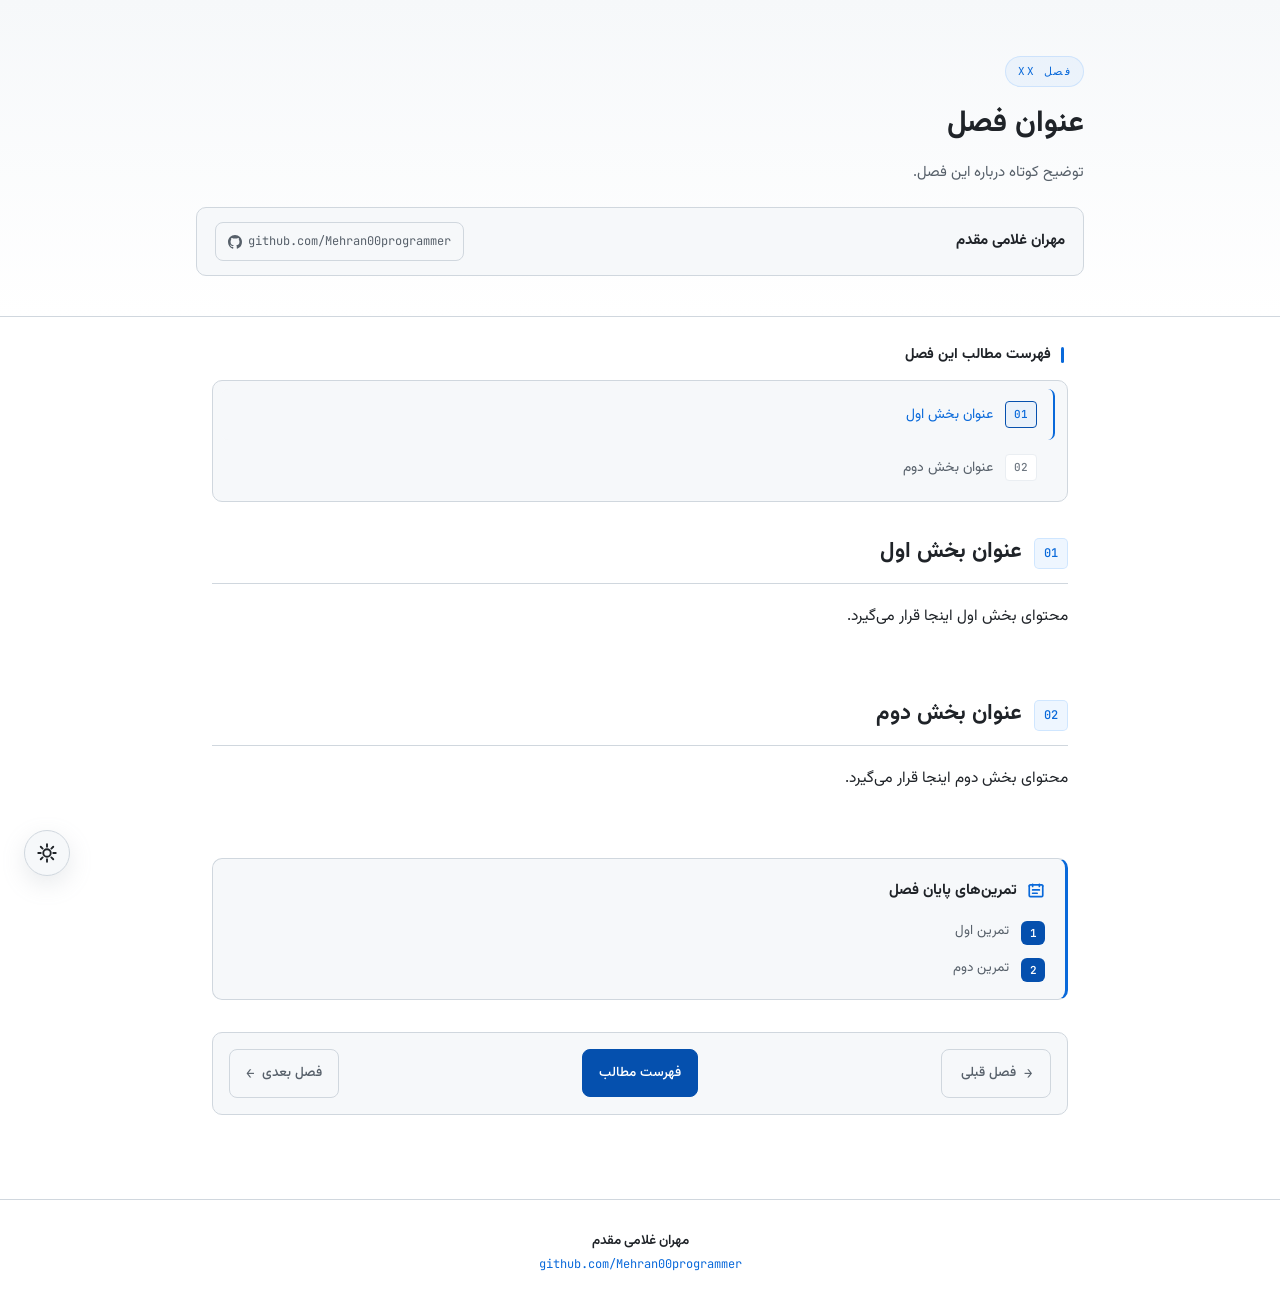
<file: part-template.html>
<!DOCTYPE html>
<html lang="fa" dir="rtl">
<head>
<meta charset="UTF-8">
<meta name="viewport" content="width=device-width, initial-scale=1.0, viewport-fit=cover">
<meta name="theme-color" content="#0d1117">
<meta name="description" content="فصل XX نظریه زبان‌ها و ماشین‌ها — عنوان فصل">
<meta name="author" content="مهران غلامی مقدم">
<title>فصل XX — عنوان فصل</title>
<link rel="icon" href="mehran-favicon.ico" sizes="any">
<link rel="canonical" href="https://mehran00programmer.github.io/Theory-of-Languages-and-Machines/part-XX.html">
<link rel="stylesheet" href="assets/style.css">
</head>
<body>

<div class="reading-progress">
  <div class="reading-progress-bar"></div>
</div>

<header class="doc-header">
  <div class="page">
    <div class="hero-badge" style="display:inline-block;font-family:var(--mono);font-size:11px;color:var(--accent);letter-spacing:1.5px;background:rgba(88,166,255,0.08);border:1px solid rgba(88,166,255,0.2);padding:4px 12px;border-radius:20px;margin-bottom:14px;">فصل XX</div>
    <h1 class="doc-title">عنوان فصل</h1>
    <p class="doc-subtitle">
      توضیح کوتاه درباره این فصل.
    </p>

    <div class="author-card">
      <div class="author-name">مهران غلامی مقدم</div>
      <a class="author-link" href="https://github.com/Mehran00programmer" target="_blank" rel="noopener noreferrer" aria-label="گیت‌هاب مهران غلامی مقدم">
        <svg viewBox="0 0 16 16" fill="currentColor" aria-hidden="true">
          <path d="M8 0C3.58 0 0 3.58 0 8c0 3.54 2.29 6.53 5.47 7.59.4.07.55-.17.55-.38 0-.19-.01-.82-.01-1.49-2.01.37-2.53-.49-2.69-.94-.09-.23-.48-.94-.82-1.13-.28-.15-.68-.52-.01-.53.63-.01 1.08.58 1.23.82.72 1.21 1.87.87 2.33.66.07-.52.28-.87.51-1.07-1.78-.2-3.64-.89-3.64-3.95 0-.87.31-1.59.82-2.15-.08-.2-.36-1.02.08-2.12 0 0 .67-.21 2.2.82.64-.18 1.32-.27 2-.27.68 0 1.36.09 2 .27 1.53-1.04 2.2-.82 2.2-.82.44 1.1.16 1.92.08 2.12.51.56.82 1.27.82 2.15 0 3.07-1.87 3.75-3.65 3.95.29.25.54.73.54 1.48 0 1.07-.01 1.93-.01 2.2 0 .21.15.46.55.38A8.012 8.012 0 0 0 16 8c0-4.42-3.58-8-8-8z"/>
        </svg>
        github.com/Mehran00programmer
      </a>
    </div>
  </div>
</header>

<div class="page">

  <aside class="toc-wrap fade-in">
    <div class="toc-header">فهرست مطالب این فصل</div>
    <ul class="toc-list">
      <li><a class="toc-link" href="#s1"><span class="num">01</span><span>عنوان بخش اول</span></a></li>
      <li><a class="toc-link" href="#s2"><span class="num">02</span><span>عنوان بخش دوم</span></a></li>
    </ul>
  </aside>

  <main>

    <section class="section fade-in" id="s1">
      <div class="section-head">
        <span class="section-num">01</span>
        <h2 class="section-title">عنوان بخش اول</h2>
      </div>
      <p>محتوای بخش اول اینجا قرار می‌گیرد.</p>
    </section>

    <section class="section fade-in" id="s2">
      <div class="section-head">
        <span class="section-num">02</span>
        <h2 class="section-title">عنوان بخش دوم</h2>
      </div>
      <p>محتوای بخش دوم اینجا قرار می‌گیرد.</p>
    </section>

    <div class="exercise-box">
      <div class="exercise-title">
        <svg viewBox="0 0 16 16" fill="none" stroke="currentColor" stroke-width="1.5" stroke-linecap="round" stroke-linejoin="round">
          <path d="M2 3.5V12a1 1 0 0 0 1 1h10a1 1 0 0 0 1-1V3.5"/>
          <path d="M2 3.5a1 1 0 0 1 1-1h10a1 1 0 0 1 1 1"/>
          <path d="M5 2v2M11 2v2M5 7h6M5 10h4"/>
        </svg>
        تمرین‌های پایان فصل
      </div>
      <ol class="exercise-list">
        <li>تمرین اول</li>
        <li>تمرین دوم</li>
      </ol>
    </div>

    <nav class="part-nav">
      <a class="part-nav-btn" href="part-XX.html">
        <span class="arrow">&#8594;</span>
        فصل قبلی
      </a>
      <a class="part-nav-btn home" href="index.html">
        فهرست مطالب
      </a>
      <a class="part-nav-btn" href="part-XX.html">
        فصل بعدی
        <span class="arrow">&#8592;</span>
      </a>
    </nav>

  </main>
</div>

<footer class="doc-footer">
  <div class="footer-name">مهران غلامی مقدم</div>
  <div>
    <a class="footer-link" href="https://github.com/Mehran00programmer" target="_blank" rel="noopener noreferrer">github.com/Mehran00programmer</a>
  </div>
</footer>

<button class="back-to-top" type="button" aria-label="بازگشت به بالا">
  <svg viewBox="0 0 16 16" fill="none" stroke="currentColor" stroke-width="2" stroke-linecap="round" stroke-linejoin="round">
    <path d="M8 13V3"/>
    <polyline points="3 8 8 3 13 8"/>
  </svg>
</button>

<button class="theme-toggle" type="button" aria-label="تغییر تم">
  <svg class="icon-moon" viewBox="0 0 16 16" fill="none" stroke="currentColor" stroke-width="1.5" stroke-linecap="round" stroke-linejoin="round">
    <path d="M14 9.5A6 6 0 0 1 6.5 2 6 6 0 1 0 14 9.5z"/>
  </svg>
  <svg class="icon-sun" viewBox="0 0 16 16" fill="none" stroke="currentColor" stroke-width="1.5" stroke-linecap="round" stroke-linejoin="round">
    <circle cx="8" cy="8" r="3"/>
    <path d="M8 1v2M8 13v2M1 8h2M13 8h2M3 3l1.5 1.5M11.5 11.5L13 13M13 3l-1.5 1.5M4.5 11.5L3 13"/>
  </svg>
</button>

<script src="assets/app.js"></script>

</body>
</html>
</file>
<file: assets/style.css>
@import url('https://fonts.googleapis.com/css2?family=Vazirmatn:wght@300;400;500;600;700&family=JetBrains+Mono:wght@400;500&display=swap');

:root {
  --bg:          #0d1117;
  --bg-alt:      #161b22;
  --surface:     #1c2128;
  --surface-2:   #21262d;
  --border:      #30363d;
  --border-soft: #21262d;
  --text:        #c9d1d9;
  --text-dim:    #8b949e;
  --text-mute:   #6e7681;
  --heading:     #e6edf3;
  --accent:      #58a6ff;
  --accent-dim:  #1f6feb;
  --green:       #3fb950;
  --yellow:      #d29922;
  --red:         #f85149;
  --code-bg:     #0b0f14;
  --shadow:      0 8px 24px rgba(0, 0, 0, 0.35);
  --mono:        'JetBrains Mono', 'Consolas', 'Courier New', monospace;
  --sans:        'Vazirmatn', Tahoma, sans-serif;
}

[data-theme="light"] {
  --bg:          #ffffff;
  --bg-alt:      #f6f8fa;
  --surface:     #f6f8fa;
  --surface-2:   #eaeef2;
  --border:      #d0d7de;
  --border-soft: #eaeef2;
  --text:        #1f2328;
  --text-dim:    #57606a;
  --text-mute:   #6e7781;
  --heading:     #1f2328;
  --accent:      #0969da;
  --accent-dim:  #0550ae;
  --green:       #1a7f37;
  --yellow:      #9a6700;
  --red:         #cf222e;
  --code-bg:     #f6f8fa;
  --shadow:      0 8px 24px rgba(140, 149, 159, 0.2);
}

* { margin: 0; padding: 0; box-sizing: border-box; }

html {
  scroll-behavior: smooth;
  scroll-padding-top: 20px;
  -webkit-text-size-adjust: 100%;
  text-size-adjust: 100%;
}

body {
  font-family: var(--sans);
  background: var(--bg);
  color: var(--text);
  line-height: 1.9;
  font-size: 15px;
  font-weight: 400;
  -webkit-font-smoothing: antialiased;
  -moz-osx-font-smoothing: grayscale;
  overflow-x: hidden;
  word-wrap: break-word;
  overflow-wrap: break-word;
  transition: background .3s ease, color .3s ease;
}

code, .en, kbd, samp {
  font-family: var(--mono);
  direction: ltr;
  unicode-bidi: isolate;
  display: inline;
  white-space: nowrap;
  font-size: 0.85em;
  padding: 1px 6px;
  background: var(--surface);
  border: 1px solid var(--border-soft);
  color: var(--accent);
  border-radius: 4px;
  line-height: 1.6;
}

bdi {
  direction: ltr;
  unicode-bidi: isolate;
  display: inline-block;
  color: inherit;
}

.ltr-plain {
  font-family: var(--mono);
  direction: ltr;
  unicode-bidi: isolate;
  display: inline-block;
  color: inherit;
}

pre, .code-block {
  direction: ltr;
  text-align: left;
  unicode-bidi: isolate;
}

.page {
  max-width: 880px;
  margin: 0 auto;
  padding: 0 16px;
}

.reading-progress {
  position: fixed;
  top: 0;
  right: 0;
  left: 0;
  height: 3px;
  background: transparent;
  z-index: 1000;
  pointer-events: none;
}
.reading-progress-bar {
  height: 100%;
  width: 0;
  background: linear-gradient(90deg, var(--accent-dim), var(--accent));
  transition: width .1s linear;
  box-shadow: 0 0 8px rgba(88, 166, 255, 0.5);
}

.back-to-top {
  position: fixed;
  bottom: 24px;
  left: 24px;
  width: 46px;
  height: 46px;
  border-radius: 50%;
  background: var(--accent-dim);
  color: #fff;
  border: none;
  cursor: pointer;
  display: flex;
  align-items: center;
  justify-content: center;
  box-shadow: var(--shadow);
  z-index: 900;
  opacity: 0;
  visibility: hidden;
  transform: translateY(20px);
  transition: opacity .25s ease, visibility .25s ease, transform .25s ease, background .15s ease;
}
.back-to-top.visible {
  opacity: 1;
  visibility: visible;
  transform: translateY(0);
}
.back-to-top:hover {
  background: var(--accent);
  transform: translateY(-3px);
}
.back-to-top svg {
  width: 20px;
  height: 20px;
}

.theme-toggle {
  position: fixed;
  bottom: 24px;
  left: 82px;
  width: 46px;
  height: 46px;
  border-radius: 50%;
  background: var(--surface);
  color: var(--text);
  border: 1px solid var(--border);
  cursor: pointer;
  display: flex;
  align-items: center;
  justify-content: center;
  box-shadow: var(--shadow);
  z-index: 900;
  transition: background .15s ease, border-color .15s ease, transform .15s ease, left .3s ease;
}
.theme-toggle.alone {
  left: 24px;
}
.theme-toggle:hover {
  border-color: var(--accent-dim);
  transform: translateY(-3px);
}
.theme-toggle svg {
  width: 20px;
  height: 20px;
}
.theme-toggle .icon-sun { display: none; }
.theme-toggle .icon-moon { display: block; }
[data-theme="light"] .theme-toggle .icon-sun { display: block; }
[data-theme="light"] .theme-toggle .icon-moon { display: none; }

.doc-header {
  background: linear-gradient(180deg, var(--bg-alt) 0%, var(--bg) 100%);
  border-bottom: 1px solid var(--border);
  padding: 32px 0 28px;
}
.doc-header .page { padding: 0 16px; }

.doc-title {
  font-size: 22px;
  font-weight: 700;
  color: var(--heading);
  line-height: 1.55;
  margin-bottom: 12px;
}
.doc-subtitle {
  font-size: 14px;
  color: var(--text-dim);
  line-height: 1.85;
  margin-bottom: 20px;
}

.author-card {
  display: flex;
  flex-wrap: wrap;
  align-items: center;
  justify-content: space-between;
  gap: 14px;
  background: var(--surface);
  border: 1px solid var(--border);
  border-radius: 10px;
  padding: 14px 18px;
}
.author-name {
  font-size: 15px;
  font-weight: 700;
  color: var(--heading);
  line-height: 1.5;
}
.author-link {
  display: inline-flex;
  align-items: center;
  gap: 6px;
  background: var(--bg-alt);
  border: 1px solid var(--border);
  color: var(--text-dim);
  padding: 7px 12px;
  border-radius: 8px;
  font-family: var(--mono);
  font-size: 12px;
  text-decoration: none;
  direction: ltr;
  transition: border-color .15s ease, color .15s ease;
  flex-shrink: 0;
}
.author-link:hover {
  border-color: var(--accent-dim);
  color: var(--accent);
}
.author-link svg { width: 14px; height: 14px; flex-shrink: 0; }

.hero {
  padding: 40px 0 32px;
  text-align: center;
  border-bottom: 1px solid var(--border);
  background: linear-gradient(180deg, var(--bg-alt) 0%, var(--bg) 100%);
}
.hero-badge {
  display: inline-block;
  font-family: var(--mono);
  font-size: 11px;
  color: var(--accent);
  letter-spacing: 1.5px;
  text-transform: uppercase;
  background: rgba(88, 166, 255, 0.08);
  border: 1px solid rgba(88, 166, 255, 0.2);
  padding: 4px 12px;
  border-radius: 20px;
  margin-bottom: 14px;
}
.hero-title {
  font-size: 24px;
  font-weight: 700;
  color: var(--heading);
  line-height: 1.5;
  margin-bottom: 12px;
}
.hero-desc {
  font-size: 14px;
  color: var(--text-dim);
  line-height: 1.85;
  max-width: 560px;
  margin: 0 auto 20px;
}
.hero-author {
  display: inline-flex;
  align-items: center;
  gap: 10px;
  background: var(--surface);
  border: 1px solid var(--border);
  border-radius: 24px;
  padding: 6px 16px 6px 8px;
  font-size: 13px;
  color: var(--text-dim);
}
.hero-author-name {
  color: var(--heading);
  font-weight: 600;
}
.hero-author-link {
  color: var(--accent);
  text-decoration: none;
  font-family: var(--mono);
  font-size: 11.5px;
  direction: ltr;
}

.about-section {
  margin: 32px 0;
  padding: 24px;
  background: var(--bg-alt);
  border: 1px solid var(--border);
  border-radius: 12px;
}
.about-section-title {
  display: flex;
  align-items: center;
  gap: 10px;
  font-size: 17px;
  font-weight: 700;
  color: var(--heading);
  margin-bottom: 16px;
}
.about-section-title::before {
  content: '';
  width: 3px;
  height: 18px;
  background: var(--accent);
  border-radius: 2px;
}
.about-section p {
  margin-bottom: 12px;
  color: var(--text-dim);
  font-size: 14px;
  line-height: 1.9;
}
.about-section p:last-child { margin-bottom: 0; }
.about-section strong { color: var(--heading); }

.about-features {
  display: grid;
  grid-template-columns: 1fr;
  gap: 10px;
  margin-top: 18px;
}
.about-feature {
  display: flex;
  align-items: flex-start;
  gap: 10px;
  font-size: 13.5px;
  color: var(--text-dim);
  line-height: 1.8;
}
.about-feature-check {
  flex-shrink: 0;
  width: 18px;
  height: 18px;
  color: var(--green);
  margin-top: 5px;
}

.meta-row {
  display: grid;
  grid-template-columns: 1fr;
  gap: 10px;
  margin: 20px 0;
}
.meta-box {
  background: var(--bg-alt);
  border: 1px solid var(--border);
  border-radius: 10px;
  padding: 14px 16px;
}
.meta-box-label {
  font-size: 11.5px;
  color: var(--text-mute);
  font-family: var(--mono);
  letter-spacing: 1px;
  text-transform: uppercase;
  margin-bottom: 6px;
  display: block;
}
.meta-box-value {
  font-size: 14px;
  color: var(--heading);
  font-weight: 600;
}
.overall-progress-track {
  width: 100%;
  height: 6px;
  background: var(--surface);
  border-radius: 20px;
  overflow: hidden;
  margin-top: 10px;
  border: 1px solid var(--border-soft);
}
.overall-progress-fill {
  height: 100%;
  background: linear-gradient(90deg, var(--accent-dim), var(--accent));
  border-radius: 20px;
  transition: width .5s ease;
}
.overall-progress-text {
  display: flex;
  justify-content: space-between;
  font-size: 12px;
  color: var(--text-mute);
  margin-top: 8px;
  font-family: var(--mono);
}

.search-wrap {
  position: relative;
  margin: 20px 0;
}
.search-input {
  width: 100%;
  padding: 12px 44px 12px 16px;
  background: var(--bg-alt);
  border: 1px solid var(--border);
  border-radius: 10px;
  color: var(--text);
  font-family: var(--sans);
  font-size: 14px;
  transition: border-color .15s ease;
}
.search-input:focus {
  outline: none;
  border-color: var(--accent-dim);
}
.search-input::placeholder {
  color: var(--text-mute);
}
.search-icon {
  position: absolute;
  right: 14px;
  top: 50%;
  transform: translateY(-50%);
  width: 18px;
  height: 18px;
  color: var(--text-mute);
  pointer-events: none;
}
.search-empty {
  text-align: center;
  padding: 32px 20px;
  color: var(--text-mute);
  font-size: 14px;
  display: none;
}
.search-empty.visible { display: block; }

.toc-wrap {
  margin: 24px 0 32px;
}
.toc-header {
  display: flex;
  align-items: center;
  gap: 10px;
  font-size: 14.5px;
  font-weight: 700;
  color: var(--heading);
  margin-bottom: 12px;
  padding: 0 4px;
}
.toc-header::before {
  content: '';
  width: 3px;
  height: 16px;
  background: var(--accent);
  border-radius: 2px;
}
.toc-list {
  list-style: none;
  background: var(--bg-alt);
  border: 1px solid var(--border);
  border-radius: 10px;
  padding: 8px;
  margin: 0;
  display: grid;
  grid-template-columns: 1fr;
  gap: 2px;
}
.toc-list li { margin: 0; }

.toc-link {
  display: flex;
  align-items: center;
  gap: 12px;
  padding: 11px 14px;
  color: var(--text-dim);
  text-decoration: none;
  border-radius: 7px;
  font-size: 13.5px;
  transition: background .15s ease, color .15s ease;
  border-right: 2px solid transparent;
  cursor: pointer;
}
.toc-link:hover,
.toc-link:focus {
  background: var(--surface);
  color: var(--heading);
  border-right-color: var(--accent);
  outline: none;
}
.toc-link.active {
  background: var(--surface);
  color: var(--accent);
  border-right-color: var(--accent);
}
.toc-link .num {
  font-family: var(--mono);
  font-size: 11px;
  color: var(--text-mute);
  background: var(--bg);
  padding: 2px 8px;
  border-radius: 4px;
  border: 1px solid var(--border-soft);
  flex-shrink: 0;
  direction: ltr;
  font-weight: 500;
}
.toc-link.active .num {
  color: var(--accent);
  border-color: var(--accent-dim);
  background: rgba(88, 166, 255, 0.08);
}

main { padding-bottom: 60px; min-width: 0; }

.section {
  margin-bottom: 48px;
  scroll-margin-top: 20px;
}

.section-head {
  display: flex;
  align-items: flex-start;
  gap: 12px;
  margin-bottom: 18px;
  padding-bottom: 14px;
  border-bottom: 1px solid var(--border);
}
.section-num {
  font-family: var(--mono);
  font-size: 12px;
  font-weight: 500;
  color: var(--accent);
  background: rgba(88, 166, 255, 0.1);
  border: 1px solid rgba(88, 166, 255, 0.2);
  padding: 3px 9px;
  border-radius: 5px;
  flex-shrink: 0;
  direction: ltr;
  margin-top: 4px;
}
.section-title {
  font-size: 19px;
  font-weight: 700;
  color: var(--heading);
  line-height: 1.6;
  flex: 1;
  min-width: 0;
}

h3 {
  font-size: 16px;
  font-weight: 600;
  color: var(--heading);
  margin: 26px 0 10px;
  padding-right: 10px;
  border-right: 2px solid var(--accent-dim);
}
h4 {
  font-size: 14.5px;
  font-weight: 600;
  color: var(--text);
  margin: 18px 0 8px;
}

p { margin-bottom: 14px; color: var(--text); }
strong { color: var(--heading); font-weight: 600; }
em { color: var(--text-dim); font-style: normal; }

ul, ol {
  margin: 10px 22px 16px 0;
  padding: 0;
}
li { margin-bottom: 8px; padding-right: 4px; }
li::marker { color: var(--accent-dim); }
li strong { color: var(--heading); }

.callout {
  border-radius: 8px;
  padding: 14px 16px;
  margin: 16px 0;
  font-size: 14px;
  background: var(--surface);
  border-right: 3px solid var(--accent);
  border-top: 1px solid var(--border-soft);
  border-bottom: 1px solid var(--border-soft);
  border-left: 1px solid var(--border-soft);
}
.callout-label {
  font-size: 12px;
  font-weight: 700;
  letter-spacing: 0.5px;
  color: var(--accent);
  display: block;
  margin-bottom: 6px;
}
.callout p:last-child { margin-bottom: 0; }
.callout.note  { border-right-color: var(--accent); }
.callout.note  .callout-label { color: var(--accent); }
.callout.warn  { border-right-color: var(--yellow); }
.callout.warn  .callout-label { color: var(--yellow); }
.callout.key   { border-right-color: var(--green); }
.callout.key   .callout-label { color: var(--green); }

.table-wrap {
  margin: 16px 0;
  border: 1px solid var(--border);
  border-radius: 8px;
  overflow-x: auto;
  -webkit-overflow-scrolling: touch;
}
table {
  width: 100%;
  border-collapse: collapse;
  font-size: 13.5px;
}
th {
  background: var(--bg-alt);
  color: var(--heading);
  padding: 12px 14px;
  text-align: right;
  font-weight: 600;
  font-size: 13px;
  border-bottom: 1px solid var(--border);
  white-space: nowrap;
}
td {
  padding: 12px 14px;
  border-bottom: 1px solid var(--border-soft);
  color: var(--text-dim);
  vertical-align: top;
  line-height: 1.75;
}
tr:last-child td { border-bottom: none; }
td strong { color: var(--text); }
td code { font-size: 12px; }

td.cell-ltr {
  text-align: left;
  direction: ltr;
  font-family: var(--mono);
  font-size: 13px;
  color: var(--text);
}

.flow {
  list-style: none;
  margin: 18px 0;
  padding: 0;
  counter-reset: step;
  position: relative;
}
.flow::before {
  content: '';
  position: absolute;
  top: 14px;
  bottom: 14px;
  right: 15px;
  width: 1px;
  background: var(--border);
}
.flow li {
  counter-increment: step;
  position: relative;
  padding-right: 46px;
  padding-bottom: 22px;
  margin: 0;
}
.flow li:last-child { padding-bottom: 0; }
.flow li::before {
  content: counter(step);
  position: absolute;
  right: 0;
  top: 0;
  width: 30px; height: 30px;
  background: var(--bg);
  border: 1px solid var(--border);
  border-radius: 50%;
  font-family: var(--mono);
  font-size: 12px;
  color: var(--accent);
  display: flex;
  align-items: center;
  justify-content: center;
  z-index: 1;
  direction: ltr;
}
.flow li strong {
  display: block;
  color: var(--heading);
  margin-bottom: 3px;
  font-size: 14.5px;
  line-height: 1.7;
}
.flow li span {
  font-size: 13.5px;
  color: var(--text-dim);
  line-height: 1.8;
}

.diagram {
  margin: 20px 0;
  background: var(--bg-alt);
  border: 1px solid var(--border);
  border-radius: 10px;
  padding: 20px 12px;
  overflow: hidden;
}
.diagram svg {
  display: block;
  width: 100%;
  height: auto;
  max-width: 100%;
}
.diagram-caption {
  font-size: 12.5px;
  color: var(--text-mute);
  text-align: center;
  margin-top: 14px;
  line-height: 1.7;
}

.ft-tree {
  background: var(--code-bg);
  border: 1px solid var(--border);
  border-radius: 10px;
  padding: 14px 16px;
  margin: 18px 0;
  font-family: var(--mono);
  direction: ltr;
  text-align: left;
  overflow-x: auto;
  -webkit-overflow-scrolling: touch;
}
.ft-tree ul { list-style: none; margin: 0; padding: 0; }
.ft-tree > ul { padding-left: 0; }
.ft-tree ul ul { padding-left: 22px; }
.ft-tree li { position: relative; margin: 0; padding: 0; }
.ft-tree ul ul > li::before {
  content: '';
  position: absolute;
  top: 0;
  left: -11px;
  width: 1px;
  height: 100%;
  background: var(--border);
}
.ft-tree ul ul > li:last-child::before { height: 20px; }
.ft-tree ul ul > li::after {
  content: '';
  position: absolute;
  top: 20px;
  left: -11px;
  width: 11px;
  height: 1px;
  background: var(--border);
}
.ft-node {
  display: flex;
  align-items: center;
  gap: 8px;
  height: 40px;
  padding: 0 10px;
  border-radius: 6px;
  color: var(--text);
  line-height: 1;
  transition: background .15s ease;
}
.ft-node:hover { background: rgba(88, 166, 255, 0.05); }
.ft-ico {
  flex-shrink: 0;
  width: 15px;
  height: 15px;
}
.ft-dir .ft-ico { color: var(--accent); }
.ft-file .ft-ico { color: var(--text-dim); }
.ft-name {
  font-family: var(--mono);
  font-size: 13px;
  white-space: nowrap;
  direction: ltr;
  unicode-bidi: isolate;
  display: inline-block;
}
.ft-dir .ft-name { color: var(--heading); font-weight: 500; }
.ft-file .ft-name { color: var(--text); }
.ft-cmt {
  margin-left: auto;
  font-family: var(--sans);
  font-size: 11.5px;
  color: var(--text-mute);
  background: rgba(110, 118, 129, 0.1);
  border: 1px solid rgba(110, 118, 129, 0.15);
  padding: 2px 8px;
  border-radius: 4px;
  white-space: nowrap;
  flex-shrink: 0;
  line-height: 1.6;
}
.ft-note {
  color: var(--text-mute);
  font-family: var(--sans);
  font-size: 12px;
  font-style: italic;
  padding-left: 10px;
}
.ft-note::before {
  content: '// ';
  color: var(--text-mute);
  direction: ltr;
  unicode-bidi: isolate;
}

.code-block {
  position: relative;
  background: var(--code-bg);
  border: 1px solid var(--border);
  border-radius: 8px;
  margin: 16px 0;
  overflow: hidden;
  direction: ltr;
  text-align: left;
}
.code-block-header {
  display: flex;
  align-items: center;
  justify-content: space-between;
  background: var(--bg-alt);
  padding: 8px 14px;
  border-bottom: 1px solid var(--border);
}
.code-block-lang {
  font-family: var(--mono);
  font-size: 11.5px;
  color: var(--text-mute);
  text-transform: uppercase;
  letter-spacing: 0.5px;
}
.code-copy {
  display: inline-flex;
  align-items: center;
  gap: 5px;
  background: var(--surface);
  border: 1px solid var(--border);
  color: var(--text-dim);
  padding: 4px 10px;
  border-radius: 6px;
  font-family: var(--sans);
  font-size: 11.5px;
  cursor: pointer;
  transition: all .15s ease;
}
.code-copy:hover {
  border-color: var(--accent-dim);
  color: var(--accent);
}
.code-copy.copied {
  border-color: var(--green);
  color: var(--green);
}
.code-copy svg {
  width: 12px;
  height: 12px;
}
.code-block pre {
  padding: 14px 16px;
  font-family: var(--mono);
  font-size: 13px;
  line-height: 1.75;
  color: var(--text);
  overflow-x: auto;
  margin: 0;
}
.code-block pre .kw { color: #ff7b72; }
.code-block pre .cls { color: #ffa657; }
.code-block pre .str { color: #a5d6ff; }
.code-block pre .cmt { color: var(--text-mute); font-style: italic; }

.card-grid {
  display: grid;
  grid-template-columns: 1fr;
  gap: 10px;
  margin: 18px 0;
}
.card {
  background: var(--bg-alt);
  border: 1px solid var(--border);
  border-radius: 8px;
  padding: 14px 16px;
  transition: border-color .15s ease;
}
.card:hover { border-color: var(--accent-dim); }
.card-title {
  font-size: 14px;
  font-weight: 600;
  color: var(--heading);
  margin-bottom: 6px;
  display: flex;
  align-items: center;
  gap: 8px;
}
.card-title::before {
  content: '';
  width: 6px; height: 6px;
  background: var(--accent);
  border-radius: 50%;
  flex-shrink: 0;
}
.card-desc {
  font-size: 13px;
  color: var(--text-dim);
  line-height: 1.85;
}

.exercise-box {
  margin: 24px 0;
  background: linear-gradient(180deg, var(--bg-alt), var(--surface));
  border: 1px solid var(--border);
  border-right: 3px solid var(--accent);
  border-radius: 10px;
  padding: 18px 20px;
}
.exercise-title {
  display: flex;
  align-items: center;
  gap: 10px;
  font-size: 15px;
  font-weight: 700;
  color: var(--heading);
  margin-bottom: 14px;
}
.exercise-title svg {
  width: 18px;
  height: 18px;
  color: var(--accent);
}
.exercise-list {
  list-style: none;
  counter-reset: ex;
  margin: 0;
  padding: 0;
}
.exercise-list li {
  counter-increment: ex;
  position: relative;
  padding-right: 36px;
  margin-bottom: 12px;
  font-size: 13.5px;
  color: var(--text-dim);
  line-height: 1.85;
}
.exercise-list li:last-child { margin-bottom: 0; }
.exercise-list li::before {
  content: counter(ex);
  position: absolute;
  right: 0;
  top: 2px;
  width: 24px;
  height: 24px;
  background: var(--accent-dim);
  color: #fff;
  border-radius: 6px;
  font-family: var(--mono);
  font-size: 11px;
  font-weight: 600;
  display: flex;
  align-items: center;
  justify-content: center;
  direction: ltr;
}

.part-nav {
  display: flex;
  align-items: center;
  justify-content: space-between;
  gap: 12px;
  margin: 32px 0 24px;
  padding: 16px;
  background: var(--bg-alt);
  border: 1px solid var(--border);
  border-radius: 10px;
  flex-wrap: wrap;
}
.part-nav-btn {
  display: inline-flex;
  align-items: center;
  gap: 8px;
  padding: 10px 16px;
  background: var(--surface);
  border: 1px solid var(--border);
  color: var(--text-dim);
  text-decoration: none;
  border-radius: 8px;
  font-size: 13.5px;
  font-weight: 500;
  transition: all .15s ease;
  flex-shrink: 0;
  min-width: 110px;
  justify-content: center;
  cursor: pointer;
  font-family: var(--sans);
}
.part-nav-btn:hover {
  border-color: var(--accent-dim);
  color: var(--accent);
  background: var(--surface-2);
}
.part-nav-btn.home {
  background: var(--accent-dim);
  color: #fff;
  border-color: var(--accent-dim);
}
.part-nav-btn.home:hover {
  background: var(--accent);
  color: var(--bg);
  border-color: var(--accent);
}
.part-nav-btn.disabled {
  opacity: 0.35;
  cursor: not-allowed;
  pointer-events: none;
}
.part-nav-btn .arrow {
  font-family: var(--mono);
  font-size: 14px;
}

.parts-list {
  padding: 32px 0 60px;
}
.parts-list-header {
  display: flex;
  align-items: center;
  justify-content: space-between;
  gap: 12px;
  margin-bottom: 20px;
  flex-wrap: wrap;
}
.parts-list-title {
  font-size: 18px;
  font-weight: 700;
  color: var(--heading);
  display: flex;
  align-items: center;
  gap: 10px;
}
.parts-list-title::before {
  content: '';
  width: 3px;
  height: 18px;
  background: var(--accent);
  border-radius: 2px;
}
.parts-list-count {
  font-family: var(--mono);
  font-size: 12px;
  color: var(--text-mute);
  background: var(--surface);
  border: 1px solid var(--border);
  padding: 4px 10px;
  border-radius: 6px;
}

.parts-grid {
  display: grid;
  grid-template-columns: 1fr;
  gap: 10px;
}

.part-card {
  display: flex;
  align-items: center;
  gap: 14px;
  padding: 16px 18px;
  background: var(--bg-alt);
  border: 1px solid var(--border);
  border-radius: 10px;
  text-decoration: none;
  color: inherit;
  transition: all .18s ease;
  position: relative;
}
.part-card.ready:hover {
  border-color: var(--accent-dim);
  transform: translateY(-2px);
  box-shadow: 0 4px 12px rgba(88, 166, 255, 0.08);
}
.part-card.hidden { display: none; }

.part-card-num {
  flex-shrink: 0;
  width: 44px;
  height: 44px;
  border-radius: 10px;
  background: var(--surface);
  border: 1px solid var(--border);
  display: flex;
  align-items: center;
  justify-content: center;
  font-family: var(--mono);
  font-size: 15px;
  font-weight: 600;
  color: var(--text-mute);
  direction: ltr;
}
.part-card.ready .part-card-num {
  background: linear-gradient(135deg, var(--accent-dim), var(--accent));
  color: #fff;
  border-color: transparent;
}

.part-card-body {
  flex: 1;
  min-width: 0;
}
.part-card-title {
  font-size: 14.5px;
  font-weight: 600;
  color: var(--heading);
  line-height: 1.5;
  margin-bottom: 3px;
}
.part-card-desc {
  font-size: 12.5px;
  color: var(--text-mute);
  line-height: 1.6;
}
.part-card.locked .part-card-title { color: var(--text-dim); }

.part-card-status {
  flex-shrink: 0;
  font-size: 11px;
  font-weight: 600;
  padding: 3px 10px;
  border-radius: 20px;
  font-family: var(--mono);
}
.part-card.ready .part-card-status {
  background: rgba(63, 185, 80, 0.12);
  color: var(--green);
  border: 1px solid rgba(63, 185, 80, 0.25);
}
.part-card.locked .part-card-status {
  background: rgba(110, 118, 129, 0.1);
  color: var(--text-mute);
  border: 1px solid rgba(110, 118, 129, 0.2);
}

.error-page {
  min-height: 100vh;
  display: flex;
  align-items: center;
  justify-content: center;
  padding: 40px 20px;
  text-align: center;
}
.error-content { max-width: 420px; }
.error-code {
  font-family: var(--mono);
  font-size: 72px;
  font-weight: 700;
  color: var(--accent-dim);
  line-height: 1;
  margin-bottom: 16px;
  letter-spacing: 4px;
}
.error-title {
  font-size: 20px;
  font-weight: 700;
  color: var(--heading);
  margin-bottom: 12px;
}
.error-desc {
  font-size: 14px;
  color: var(--text-dim);
  line-height: 1.8;
  margin-bottom: 24px;
}
.error-link {
  display: inline-flex;
  align-items: center;
  gap: 8px;
  background: var(--accent-dim);
  color: #fff;
  text-decoration: none;
  padding: 11px 22px;
  border-radius: 8px;
  font-size: 14px;
  font-weight: 600;
  transition: background .15s ease;
}
.error-link:hover { background: var(--accent); color: var(--bg); }

.doc-footer {
  border-top: 1px solid var(--border);
  padding: 28px 16px;
  text-align: center;
  font-size: 12.5px;
  color: var(--text-mute);
  line-height: 1.9;
}
.footer-name {
  color: var(--heading);
  font-weight: 600;
  font-size: 13.5px;
}
.footer-link {
  color: var(--accent);
  text-decoration: none;
  font-family: var(--mono);
  font-size: 12px;
  direction: ltr;
  display: inline-block;
  transition: opacity .15s ease;
}
.footer-link:hover { opacity: 0.75; }

.fade-in {
  opacity: 0;
  transform: translateY(20px);
  transition: opacity .6s ease, transform .6s ease;
}
.fade-in.visible {
  opacity: 1;
  transform: translateY(0);
}

@media (min-width: 640px) {
  body { font-size: 15.5px; }
  .page { padding: 0 24px; max-width: 900px; }
  .doc-header { padding: 44px 0 32px; }
  .doc-title { font-size: 26px; }
  .doc-subtitle { font-size: 14.5px; }
  .section-title { font-size: 21px; }
  .card-grid { grid-template-columns: 1fr 1fr; }
  .section { margin-bottom: 56px; }
  .hero { padding: 56px 0 44px; }
  .hero-title { font-size: 30px; }
  .hero-desc { font-size: 15px; }
  .parts-grid { grid-template-columns: 1fr 1fr; }
  .parts-list { padding: 40px 0 72px; }
  .meta-row { grid-template-columns: 1fr 1fr; }
  .about-features { grid-template-columns: 1fr 1fr; }
}

@media (min-width: 960px) {
  .page { padding: 0 32px; max-width: 920px; }
  .doc-header { padding: 56px 0 40px; }
  .doc-title { font-size: 30px; }
  .doc-subtitle { font-size: 15px; }
  .section-title { font-size: 22px; }
  h3 { font-size: 17px; }
  .toc-link { padding: 12px 16px; font-size: 14px; }
  .section { margin-bottom: 64px; }
  .hero-title { font-size: 34px; }
}

@media (max-width: 480px) {
  .author-card { padding: 12px 14px; }
  .author-name { font-size: 14px; }
  .author-link { width: 100%; justify-content: center; font-size: 11.5px; }

  .part-nav { padding: 12px; }
  .part-nav-btn { padding: 9px 12px; font-size: 12.5px; min-width: 90px; }

  .part-card { padding: 13px 14px; gap: 10px; }
  .part-card-num { width: 38px; height: 38px; font-size: 13px; }
  .part-card-title { font-size: 13.5px; }
  .part-card-desc { font-size: 11.5px; }

  .back-to-top { bottom: 18px; left: 18px; width: 42px; height: 42px; }
  .theme-toggle { bottom: 18px; left: 68px; width: 42px; height: 42px; }
  .theme-toggle.alone { left: 18px; }

  .ft-tree { padding: 12px 10px; }
  .ft-tree ul ul { padding-left: 16px; }
  .ft-tree ul ul > li::before { left: -8px; }
  .ft-tree ul ul > li:last-child::before { height: 18px; }
  .ft-tree ul ul > li::after { left: -8px; width: 8px; top: 18px; }
  .ft-node { height: 36px; padding: 0 6px; gap: 6px; }
  .ft-name { font-size: 12px; }
  .ft-cmt { display: none; }
  .ft-ico { width: 14px; height: 14px; }

  .about-section { padding: 18px 16px; }
}

@media (prefers-reduced-motion: reduce) {
  html { scroll-behavior: auto; }
  * { transition: none !important; animation: none !important; }
  .fade-in { opacity: 1; transform: none; }
    }
</file>
